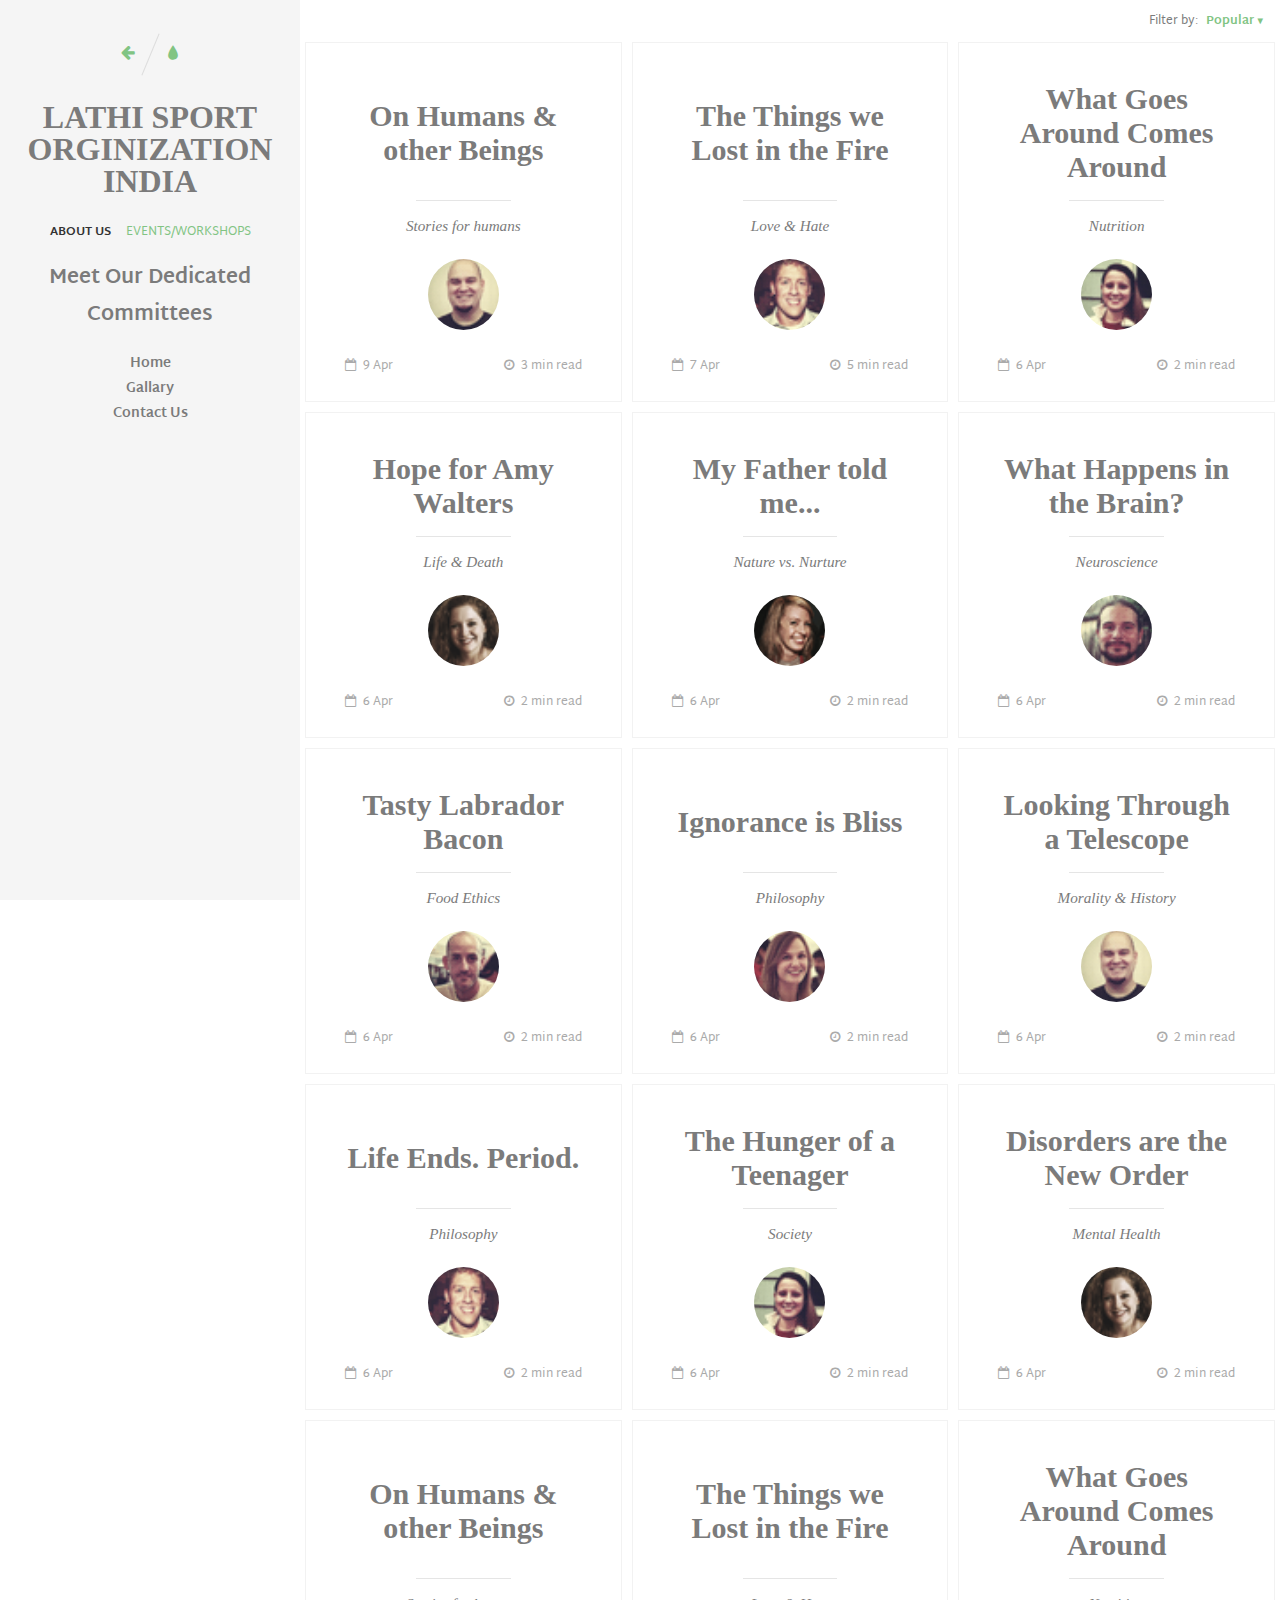
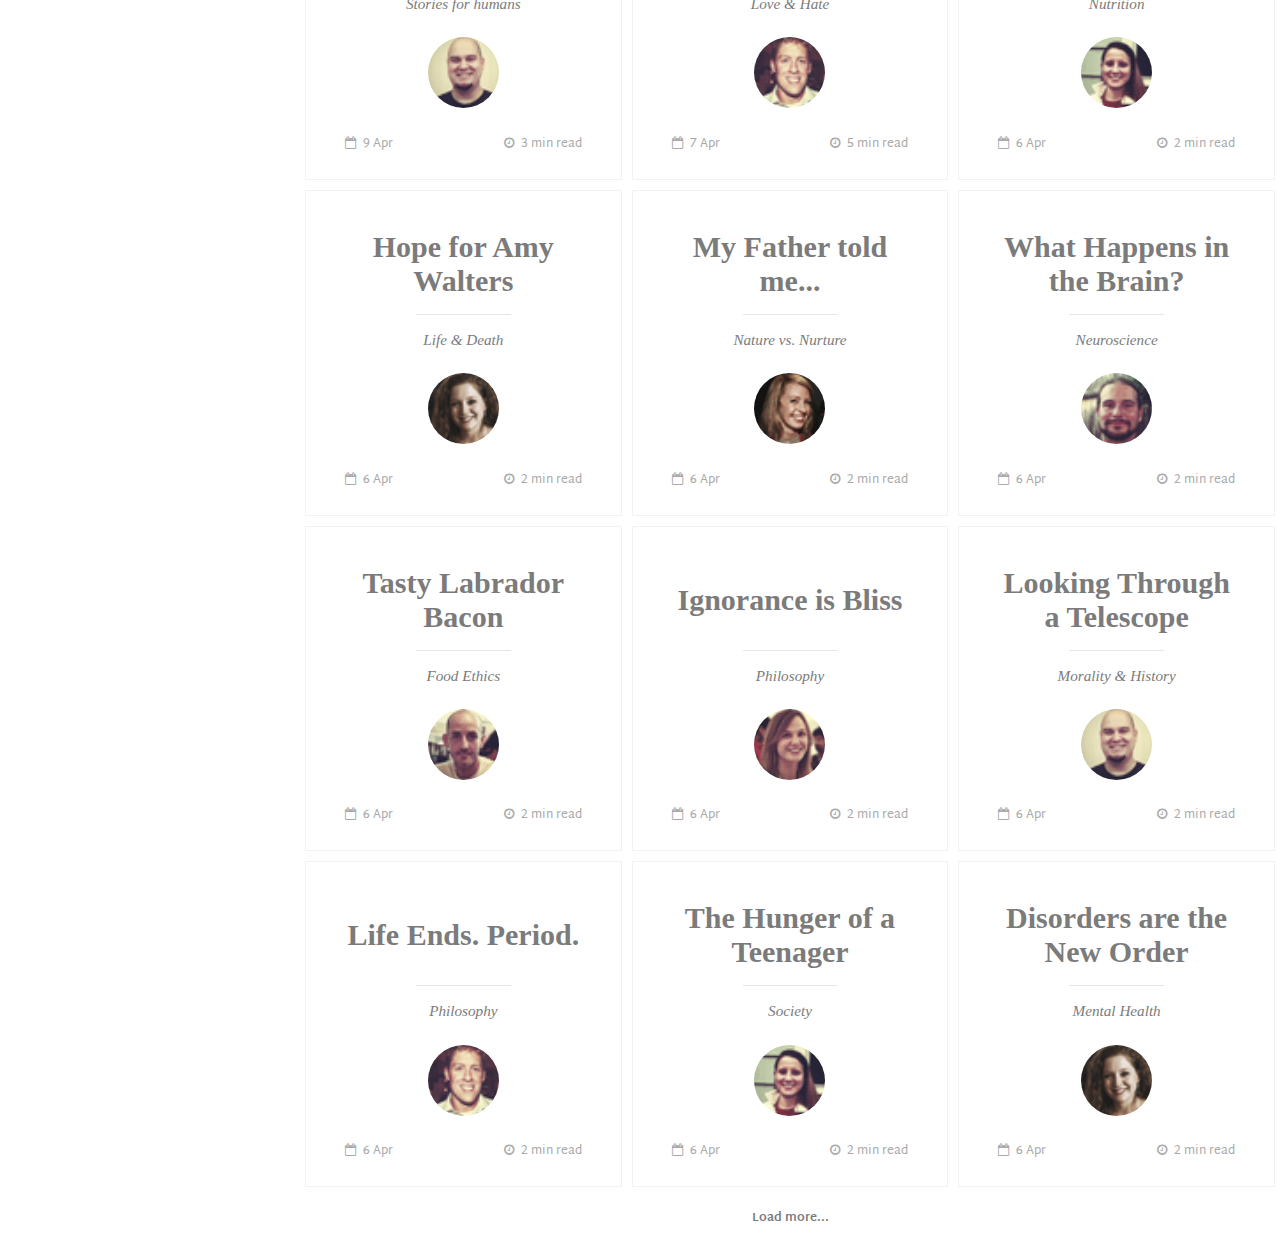
<file: commitee/AnimatedGridLayout-master/index.html>
<!DOCTYPE html>
<html lang="en" class="no-js">
	<head>
		<meta charset="UTF-8" />
		<meta http-equiv="X-UA-Compatible" content="IE=edge">
		<meta name="viewport" content="width=device-width, initial-scale=1">
		<title>Committees</title>
		<meta name="description" content="A responsive, magazine-like website layout with a grid item animation effect when opening the content" />
		<meta name="keywords" content="grid, layout, effect, animated, responsive, magazine, template, web design" />
		<meta name="author" content="Codrops" />
		<link rel="shortcut icon" href="../favicon.ico">
		<link rel="stylesheet" type="text/css" href="css/normalize.css" />
		<link rel="stylesheet" type="text/css" href="fonts/font-awesome-4.3.0/css/font-awesome.min.css" />
		<link rel="stylesheet" type="text/css" href="css/style1.css" />
		<script src="js/modernizr.custom.js"></script>
	</head>
	<body>
		<div class="container">
			<button id="menu-toggle" class="menu-toggle"><span>Menu</span></button>
			<div id="theSidebar" class="sidebar">
				<button class="close-button fa fa-fw fa-close"></button>
				<div class="codrops-links">
					<a class="codrops-icon codrops-icon--prev" href="http://tympanus.net/Tutorials/MotionBlurEffect/" title="Previous Demo"><span>Previous Demo</span></a>
					<a class="codrops-icon codrops-icon--drop" href="http://tympanus.net/codrops/?p=23872" title="Back to the article"><span>Back to the Codrops article</span></a>
				</div>
				<h1><span>LATHI SPORT</span> ORGINIZATION INDIA</h1>
				<nav class="codrops-demos">
					<a class="current-demo" href="index.html">ABOUT US</a>
					<a href="index2.html">EVENTS/WORKSHOPS</a>
				</nav>
				<div class="related">
					<h2>Meet Our Dedicated Committees</h2>
					<a href="http://tympanus.net/Development/BookPreview/"><strong>Home</strong></a>
					<a href="http://tympanus.net/Tutorials/ThumbnailGridExpandingPreview/"><strong>Gallary</strong></a>
					<a href="http://tympanus.net/Development/3DGridEffect/"><strong>Contact Us</strong></a>
				</div>
			</div>
			<div id="theGrid" class="main">
				<section class="grid">
					<header class="top-bar">
						
						<div class="filter">
							<span>Filter by:</span>
							<span class="dropdown">Popular</span>
						</div>
					</header>
					<a class="grid__item" href="#">
						<h2 class="title title--preview">On Humans &amp; other Beings</h2>
						<div class="loader"></div>
						<span class="category">Stories for humans</span>
						<div class="meta meta--preview">
							<img class="meta__avatar" src="img/authors/1.png" alt="author01" /> 
							<span class="meta__date"><i class="fa fa-calendar-o"></i> 9 Apr</span>
							<span class="meta__reading-time"><i class="fa fa-clock-o"></i> 3 min read</span>
						</div>
					</a>
					<a class="grid__item" href="#">
						<h2 class="title title--preview">The Things we Lost in the Fire</h2>
						<div class="loader"></div>
						<span class="category">Love &amp; Hate</span>
						<div class="meta meta--preview">
							<img class="meta__avatar" src="img/authors/2.png" alt="author02" /> 
							<span class="meta__date"><i class="fa fa-calendar-o"></i> 7 Apr</span>
							<span class="meta__reading-time"><i class="fa fa-clock-o"></i> 5 min read</span>
						</div>
					</a>
					<a class="grid__item" href="#">
						<h2 class="title title--preview">What Goes Around Comes Around</h2>
						<div class="loader"></div>
						<span class="category">Nutrition</span>
						<div class="meta meta--preview">
							<img class="meta__avatar" src="img/authors/3.png" alt="author03" /> 
							<span class="meta__date"><i class="fa fa-calendar-o"></i> 6 Apr</span>
							<span class="meta__reading-time"><i class="fa fa-clock-o"></i> 2 min read</span>
						</div>
					</a>
					<a class="grid__item" href="#">
						<h2 class="title title--preview">Hope for Amy Walters</h2>
						<div class="loader"></div>
						<span class="category">Life &amp; Death</span>
						<div class="meta meta--preview">
							<img class="meta__avatar" src="img/authors/4.png" alt="author04" /> 
							<span class="meta__date"><i class="fa fa-calendar-o"></i> 6 Apr</span>
							<span class="meta__reading-time"><i class="fa fa-clock-o"></i> 2 min read</span>
						</div>
					</a>
					<a class="grid__item" href="#">
						<h2 class="title title--preview">My Father told me...</h2>
						<div class="loader"></div>
						<span class="category">Nature vs. Nurture</span>
						<div class="meta meta--preview">
							<img class="meta__avatar" src="img/authors/5.png" alt="author05" /> 
							<span class="meta__date"><i class="fa fa-calendar-o"></i> 6 Apr</span>
							<span class="meta__reading-time"><i class="fa fa-clock-o"></i> 2 min read</span>
						</div>
					</a>
					<a class="grid__item" href="#">
						<h2 class="title title--preview">What Happens in the Brain?</h2>
						<div class="loader"></div>
						<span class="category">Neuroscience</span>
						<div class="meta meta--preview">
							<img class="meta__avatar" src="img/authors/6.png" alt="author06" /> 
							<span class="meta__date"><i class="fa fa-calendar-o"></i> 6 Apr</span>
							<span class="meta__reading-time"><i class="fa fa-clock-o"></i> 2 min read</span>
						</div>
					</a>
					<a class="grid__item" href="#">
						<h2 class="title title--preview">Tasty Labrador Bacon</h2>
						<div class="loader"></div>
						<span class="category">Food Ethics</span>
						<div class="meta meta--preview">
							<img class="meta__avatar" src="img/authors/7.png" alt="author07" /> 
							<span class="meta__date"><i class="fa fa-calendar-o"></i> 6 Apr</span>
							<span class="meta__reading-time"><i class="fa fa-clock-o"></i> 2 min read</span>
						</div>
					</a>
					<a class="grid__item" href="#">
						<h2 class="title title--preview">Ignorance is Bliss</h2>
						<div class="loader"></div>
						<span class="category">Philosophy</span>
						<div class="meta meta--preview">
							<img class="meta__avatar" src="img/authors/8.png" alt="author08" /> 
							<span class="meta__date"><i class="fa fa-calendar-o"></i> 6 Apr</span>
							<span class="meta__reading-time"><i class="fa fa-clock-o"></i> 2 min read</span>
						</div>
					</a>
					<a class="grid__item" href="#">
						<h2 class="title title--preview">Looking Through a Telescope</h2>
						<div class="loader"></div>
						<span class="category">Morality &amp; History</span>
						<div class="meta meta--preview">
							<img class="meta__avatar" src="img/authors/1.png" alt="author01" /> 
							<span class="meta__date"><i class="fa fa-calendar-o"></i> 6 Apr</span>
							<span class="meta__reading-time"><i class="fa fa-clock-o"></i> 2 min read</span>
						</div>
					</a>
					<a class="grid__item" href="#">
						<h2 class="title title--preview">Life Ends. Period.</h2>
						<div class="loader"></div>
						<span class="category">Philosophy</span>
						<div class="meta meta--preview">
							<img class="meta__avatar" src="img/authors/2.png" alt="author02" /> 
							<span class="meta__date"><i class="fa fa-calendar-o"></i> 6 Apr</span>
							<span class="meta__reading-time"><i class="fa fa-clock-o"></i> 2 min read</span>
						</div>
					</a>
					<a class="grid__item" href="#">
						<h2 class="title title--preview">The Hunger of a Teenager</h2>
						<div class="loader"></div>
						<span class="category">Society</span>
						<div class="meta meta--preview">
							<img class="meta__avatar" src="img/authors/3.png" alt="author03" /> 
							<span class="meta__date"><i class="fa fa-calendar-o"></i> 6 Apr</span>
							<span class="meta__reading-time"><i class="fa fa-clock-o"></i> 2 min read</span>
						</div>
					</a>
					<a class="grid__item" href="#">
						<h2 class="title title--preview">Disorders are the New Order</h2>
						<div class="loader"></div>
						<span class="category">Mental Health</span>
						<div class="meta meta--preview">
							<img class="meta__avatar" src="img/authors/4.png" alt="author04" /> 
							<span class="meta__date"><i class="fa fa-calendar-o"></i> 6 Apr</span>
							<span class="meta__reading-time"><i class="fa fa-clock-o"></i> 2 min read</span>
						</div>
					</a>
					<a class="grid__item" href="#">
						<h2 class="title title--preview">On Humans &amp; other Beings</h2>
						<div class="loader"></div>
						<span class="category">Stories for humans</span>
						<div class="meta meta--preview">
							<img class="meta__avatar" src="img/authors/1.png" alt="author01" /> 
							<span class="meta__date"><i class="fa fa-calendar-o"></i> 9 Apr</span>
							<span class="meta__reading-time"><i class="fa fa-clock-o"></i> 3 min read</span>
						</div>
					</a>
					<a class="grid__item" href="#">
						<h2 class="title title--preview">The Things we Lost in the Fire</h2>
						<div class="loader"></div>
						<span class="category">Love &amp; Hate</span>
						<div class="meta meta--preview">
							<img class="meta__avatar" src="img/authors/2.png" alt="author02" /> 
							<span class="meta__date"><i class="fa fa-calendar-o"></i> 7 Apr</span>
							<span class="meta__reading-time"><i class="fa fa-clock-o"></i> 5 min read</span>
						</div>
					</a>
					<a class="grid__item" href="#">
						<h2 class="title title--preview">What Goes Around Comes Around</h2>
						<div class="loader"></div>
						<span class="category">Nutrition</span>
						<div class="meta meta--preview">
							<img class="meta__avatar" src="img/authors/3.png" alt="author03" /> 
							<span class="meta__date"><i class="fa fa-calendar-o"></i> 6 Apr</span>
							<span class="meta__reading-time"><i class="fa fa-clock-o"></i> 2 min read</span>
						</div>
					</a>
					<a class="grid__item" href="#">
						<h2 class="title title--preview">Hope for Amy Walters</h2>
						<div class="loader"></div>
						<span class="category">Life &amp; Death</span>
						<div class="meta meta--preview">
							<img class="meta__avatar" src="img/authors/4.png" alt="author04" /> 
							<span class="meta__date"><i class="fa fa-calendar-o"></i> 6 Apr</span>
							<span class="meta__reading-time"><i class="fa fa-clock-o"></i> 2 min read</span>
						</div>
					</a>
					<a class="grid__item" href="#">
						<h2 class="title title--preview">My Father told me...</h2>
						<div class="loader"></div>
						<span class="category">Nature vs. Nurture</span>
						<div class="meta meta--preview">
							<img class="meta__avatar" src="img/authors/5.png" alt="author05" /> 
							<span class="meta__date"><i class="fa fa-calendar-o"></i> 6 Apr</span>
							<span class="meta__reading-time"><i class="fa fa-clock-o"></i> 2 min read</span>
						</div>
					</a>
					<a class="grid__item" href="#">
						<h2 class="title title--preview">What Happens in the Brain?</h2>
						<div class="loader"></div>
						<span class="category">Neuroscience</span>
						<div class="meta meta--preview">
							<img class="meta__avatar" src="img/authors/6.png" alt="author06" /> 
							<span class="meta__date"><i class="fa fa-calendar-o"></i> 6 Apr</span>
							<span class="meta__reading-time"><i class="fa fa-clock-o"></i> 2 min read</span>
						</div>
					</a>
					<a class="grid__item" href="#">
						<h2 class="title title--preview">Tasty Labrador Bacon</h2>
						<div class="loader"></div>
						<span class="category">Food Ethics</span>
						<div class="meta meta--preview">
							<img class="meta__avatar" src="img/authors/7.png" alt="author07" /> 
							<span class="meta__date"><i class="fa fa-calendar-o"></i> 6 Apr</span>
							<span class="meta__reading-time"><i class="fa fa-clock-o"></i> 2 min read</span>
						</div>
					</a>
					<a class="grid__item" href="#">
						<h2 class="title title--preview">Ignorance is Bliss</h2>
						<div class="loader"></div>
						<span class="category">Philosophy</span>
						<div class="meta meta--preview">
							<img class="meta__avatar" src="img/authors/8.png" alt="author08" /> 
							<span class="meta__date"><i class="fa fa-calendar-o"></i> 6 Apr</span>
							<span class="meta__reading-time"><i class="fa fa-clock-o"></i> 2 min read</span>
						</div>
					</a>
					<a class="grid__item" href="#">
						<h2 class="title title--preview">Looking Through a Telescope</h2>
						<div class="loader"></div>
						<span class="category">Morality &amp; History</span>
						<div class="meta meta--preview">
							<img class="meta__avatar" src="img/authors/1.png" alt="author01" /> 
							<span class="meta__date"><i class="fa fa-calendar-o"></i> 6 Apr</span>
							<span class="meta__reading-time"><i class="fa fa-clock-o"></i> 2 min read</span>
						</div>
					</a>
					<a class="grid__item" href="#">
						<h2 class="title title--preview">Life Ends. Period.</h2>
						<div class="loader"></div>
						<span class="category">Philosophy</span>
						<div class="meta meta--preview">
							<img class="meta__avatar" src="img/authors/2.png" alt="author02" /> 
							<span class="meta__date"><i class="fa fa-calendar-o"></i> 6 Apr</span>
							<span class="meta__reading-time"><i class="fa fa-clock-o"></i> 2 min read</span>
						</div>
					</a>
					<a class="grid__item" href="#">
						<h2 class="title title--preview">The Hunger of a Teenager</h2>
						<div class="loader"></div>
						<span class="category">Society</span>
						<div class="meta meta--preview">
							<img class="meta__avatar" src="img/authors/3.png" alt="author03" /> 
							<span class="meta__date"><i class="fa fa-calendar-o"></i> 6 Apr</span>
							<span class="meta__reading-time"><i class="fa fa-clock-o"></i> 2 min read</span>
						</div>
					</a>
					<a class="grid__item" href="#">
						<h2 class="title title--preview">Disorders are the New Order</h2>
						<div class="loader"></div>
						<span class="category">Mental Health</span>
						<div class="meta meta--preview">
							<img class="meta__avatar" src="img/authors/4.png" alt="author04" /> 
							<span class="meta__date"><i class="fa fa-calendar-o"></i> 6 Apr</span>
							<span class="meta__reading-time"><i class="fa fa-clock-o"></i> 2 min read</span>
						</div>
					</a>
					<footer class="page-meta">
						<span>Load more...</span>
					</footer>
				</section>
				<section class="content">
					<div class="scroll-wrap">
						<article class="content__item">
							<span class="category category--full">Stories for humans</span>
							<h2 class="title title--full">On Humans &amp; other Beings</h2>
							<div class="meta meta--full">
								<img class="meta__avatar" src="img/authors/1.png" alt="author01" />
								<span class="meta__author">Matthew Walters</span>
								<span class="meta__date"><i class="fa fa-calendar-o"></i> 9 Apr</span>
								<span class="meta__reading-time"><i class="fa fa-clock-o"></i> 3 min read</span>
							</div>
							<p>I am fully aware of the shortcomings in these essays. I shall not touch upon those which are characteristic of first efforts at investigation. The others, however, demand a word of explanation.</p>
							<p>The four essays which are here collected will be of interest to a wide circle of educated people, but they can only be thoroughly understood and judged by those who are really acquainted with psychoanalysis as such. It is hoped that they may serve as a bond between students of ethnology, philology, folklore and of the allied sciences, and psychoanalysts; they cannot, however, supply both groups the entire requisites for such co-operation. They will not furnish the former with sufficient insight into the new psychological technique, nor will the psychoanalysts acquire through them an adequate command over the material to be elaborated. Both groups will have to content themselves with whatever attention they can stimulate here and there and with the hope that frequent meetings between them will not remain unproductive for science.</p>
							<p>The two principal themes, totem and taboo, which give the name to this small book are not treated alike here. The problem of taboo is presented more exhaustively, and the effort to solve it is approached with perfect confidence. The investigation of totemism may be modestly expressed as: “This is all that psychoanalytic study can contribute at present to the elucidation of the problem of totemism.” This difference in the treatment of the two subjects is due to the fact that taboo still exists in our midst. To be sure, it is negatively conceived and directed to different contents, but according to its psychological nature, it is still nothing else than Kant’s ‘Categorical Imperative’, which tends to act compulsively and rejects all conscious motivations. On the other hand, totemism is a religio-social institution which is alien to our present feelings; it has long been abandoned and replaced by new forms. In the religions, morals, and customs of the civilized races of to-day it has left only slight traces, and even among those races where it is still retained, it has had to undergo great changes. The social and material progress of the history of mankind could obviously change taboo much less than totemism.</p>
							<p>If I judge my readers’ impressions correctly, I dare say that after hearing all that was said about taboo they are far from knowing what to understand by it and where to store it in their minds. This is surely due to the insufficient information I have given and to the omission of all discussions concerning the relation of taboo to superstition, to belief in the soul, and to religion. On the other hand I fear that a more detailed description of what is known about taboo would be still more confusing; I can therefore assure the reader that the state of affairs is really far from clear. We may say, however, that we deal with a series of restrictions which these primitive races impose upon themselves; this and that is forbidden without any apparent reason; nor does it occur to them to question this matter, for they subject themselves to these restrictions as a matter of course and are convinced that any transgression will be punished automatically in the most severe manner. There are reliable reports that innocent transgressions of such prohibitions have actually been punished automatically. For instance, the innocent offender who had eaten from a forbidden animal became deeply depressed, expected his death and then actually died. The prohibitions mostly concern matters which are capable of enjoyment such as freedom of movement and unrestrained intercourse; in some cases they appear very ingenious, evidently representing abstinences and renunciations; in other cases their content is quite incomprehensible, they seem to concern themselves with trifles and give the impression of ceremonials. Something like a theory seems to underlie all these prohibitions, it seems as if these prohibitions are necessary because some persons and objects possess a dangerous power which is transmitted by contact with the object so charged, almost like a contagion. The quantity of this dangerous property is also taken into consideration. Some persons or things have more of it than others and the danger is precisely in accordance with the charge. The most peculiar part of it is that any one who has violated such a prohibition assumes the nature of the forbidden object as if he had absorbed the whole dangerous charge. This power is inherent in all persons who are more or less prominent, such as kings, priests and the newly born, in all exceptional physical states such as menstruation, puberty and birth, in everything sinister like illness and death and in everything connected with these conditions by virtue of contagion or dissemination.</p>
							<p>First of all it must be said that it is useless to question savages as to the real motivation of their prohibitions or as to the genesis of taboo. According to our assumption they must be incapable of telling us anything about it since this motivation is ‘unconscious’ to them. But following the model of the compulsive prohibition we shall construct the history of taboo as follows: Taboos are very ancient prohibitions which at one time were forced upon a generation of primitive people from without, that is, they probably were forcibly impressed upon them by an earlier generation. These prohibitions concerned actions for which there existed a strong desire. The prohibitions maintained themselves from generation to generation, perhaps only as the result of a tradition set up by paternal and social authority. But in later generations they have perhaps already become ‘organized’ as a piece of inherited psychic property. Whether there are such ‘innate ideas’ or whether these have brought about the fixation of the taboo by themselves or by co-operating with education no one could decide in the particular case in question. The persistence of taboo teaches, however, one thing, namely, that the original pleasure to do the forbidden still continues among taboo races. They therefore assume an _ambivalent attitude_ toward their taboo prohibitions; in their unconscious they would like nothing better than to transgress them but they are also afraid to do it; they are afraid just because they would like to transgress, and the fear is stronger than the pleasure. But in every individual of the race the desire for it is unconscious, just as in the neurotic.</p> <p>It seems like an obvious contradiction that persons of such perfection of power should themselves require the greatest care to guard them against threatening dangers, but this is not the only contradiction revealed in the treatment of royal persons on the part of savages. These races consider it necessary to watch over their kings to see that they use their powers in the right way; they are by no means sure of their good intentions or of their conscientiousness. A strain of mistrust is mingled with the motivation of the taboo rules for the king. “The idea that early kingdoms are despotisms”, says Frazer[59], “in which the people exist only for the sovereign, is wholly inapplicable to the monarchies we are considering. On the contrary, the sovereign in them exists only for his subjects: his life is only valuable so long as he discharges the duties of his position by ordering the course of nature for his people’s benefit. So soon as he fails to do so, the care, the devotion, the religious homage which they had hitherto lavished on him cease and are changed into hatred and contempt; he is ignominiously dismissed and may be thankful if he escapes with his life. Worshipped as a god one day, he is killed as a criminal the next. But in this changed behaviour of the people there is nothing capricious or inconsistent. On the contrary, their conduct is quite consistent. If their king is their god he is or should be, also their preserver; and if he will not preserve them he must make room for another who will. So long, however, as he answers their expectations, there is no limit to the care which they take of him, and which they compel him to take of himself. A king of this sort lives hedged in by ceremonious etiquette, a network of prohibitions and observances, of which the intention is not to contribute to his dignity, much less to his comfort, but to restrain him from conduct which, by disturbing the harmony of nature, might involve himself, his people, and the universe in one common catastrophe. Far from adding to his comfort, these observances, by trammelling his every act, annihilate his freedom and often render the very life, which it is their object to preserve, a burden and sorrow to him.”</p>
							<p>Excerpts from <a href="http://www.gutenberg.org/ebooks/41214">Totem and Taboo</a> by Sigmund Freud.</p>
						</article>
						<article class="content__item">
							<span class="category category--full">Love &amp; Hate</span>
							<h2 class="title title--full">The Things we Lost in the Fire</h2>
							<div class="meta meta--full">
								<img class="meta__avatar" src="img/authors/2.png" alt="author02" />
								<span class="meta__author">Christian Belverde</span>
								<span class="meta__date"><i class="fa fa-calendar-o"></i> 7 Apr</span>
								<span class="meta__reading-time"><i class="fa fa-clock-o"></i> 5 min read</span>
							</div>
							<p>Faulty psychic actions, dreams and wit are products of the unconscious mental activity, and like neurotic or psychotic manifestations represent efforts at adjustment to one’s environment. </p>
							<p>The slip of the tongue shows that on account of unconscious inhibitions the individual concerned is unable to express his true thoughts; the dream is a distorted or plain expression of those wishes which are prohibited in the waking states, and the witticism, owing to its veiled or indirect way of expression, enables the individual to obtain pleasure from forbidden sources. But whereas dreams, witticisms, and faulty actions give evidences of inner conflicts which the individual overcomes, the neurotic or psychotic symptom is the result of a failure and represents a morbid adjustment.</p>
							<p>The aforementioned psychic formations are therefore nothing but manifestations of the struggle with reality, the constant effort to adjust one’s primitive feelings to the demands of civilization. In spite of all later development the individual retains all his infantile psychic structures. Nothing is lost; the infantile wishes and primitive impulses can always be demonstrated in the grown-up and on occasion can be brought back to the surface. In his dreams the normal person is constantly reviving his childhood, and the neurotic or psychotic individual merges back into a sort of psychic infantilism through his morbid productions. The unconscious mental activity which is made up of repressed infantile material for ever tries to express itself. Whenever the individual finds it impossible to dominate the difficulties of the world of reality there is a regression to the infantile, and psychic disturbances ensue which are conceived as peculiar thoughts and acts. Thus the civilized adult is the result of his childhood or the sum total of his early impressions; psychoanalysis thus confirms the old saying: The child is father to the man.</p>
							<p>It is at this point in the development of psychoanalysis that the paths gradually broadened until they finally culminated in this work. There were many indications that the childhood of the individual showed a marked resemblance to the primitive history or the childhood of races. The knowledge gained from dream analysis and phantasies[7], when applied to the productions of racial phantasies, like myths and fairy tales, seemed to indicate that the first impulse to form myths was due to the same emotional strivings which produced dreams, fancies and symptoms[8]. Further study in this direction has thrown much light on our great cultural institutions, such as religion, morality, law and philosophy, all of which Professor Freud has modestly formulated in this volume and thus initiated a new epoch in the study of racial psychology.</p>
							<p>If I judge my readers’ impressions correctly, I dare say that after hearing all that was said about taboo they are far from knowing what to understand by it and where to store it in their minds. This is surely due to the insufficient information I have given and to the omission of all discussions concerning the relation of taboo to superstition, to belief in the soul, and to religion. On the other hand I fear that a more detailed description of what is known about taboo would be still more confusing; I can therefore assure the reader that the state of affairs is really far from clear. We may say, however, that we deal with a series of restrictions which these primitive races impose upon themselves; this and that is forbidden without any apparent reason; nor does it occur to them to question this matter, for they subject themselves to these restrictions as a matter of course and are convinced that any transgression will be punished automatically in the most severe manner. There are reliable reports that innocent transgressions of such prohibitions have actually been punished automatically. For instance, the innocent offender who had eaten from a forbidden animal became deeply depressed, expected his death and then actually died. The prohibitions mostly concern matters which are capable of enjoyment such as freedom of movement and unrestrained intercourse; in some cases they appear very ingenious, evidently representing abstinences and renunciations; in other cases their content is quite incomprehensible, they seem to concern themselves with trifles and give the impression of ceremonials. Something like a theory seems to underlie all these prohibitions, it seems as if these prohibitions are necessary because some persons and objects possess a dangerous power which is transmitted by contact with the object so charged, almost like a contagion. The quantity of this dangerous property is also taken into consideration. Some persons or things have more of it than others and the danger is precisely in accordance with the charge. The most peculiar part of it is that any one who has violated such a prohibition assumes the nature of the forbidden object as if he had absorbed the whole dangerous charge. This power is inherent in all persons who are more or less prominent, such as kings, priests and the newly born, in all exceptional physical states such as menstruation, puberty and birth, in everything sinister like illness and death and in everything connected with these conditions by virtue of contagion or dissemination.</p>
							<p>First of all it must be said that it is useless to question savages as to the real motivation of their prohibitions or as to the genesis of taboo. According to our assumption they must be incapable of telling us anything about it since this motivation is ‘unconscious’ to them. But following the model of the compulsive prohibition we shall construct the history of taboo as follows: Taboos are very ancient prohibitions which at one time were forced upon a generation of primitive people from without, that is, they probably were forcibly impressed upon them by an earlier generation. These prohibitions concerned actions for which there existed a strong desire. The prohibitions maintained themselves from generation to generation, perhaps only as the result of a tradition set up by paternal and social authority. But in later generations they have perhaps already become ‘organized’ as a piece of inherited psychic property. Whether there are such ‘innate ideas’ or whether these have brought about the fixation of the taboo by themselves or by co-operating with education no one could decide in the particular case in question. The persistence of taboo teaches, however, one thing, namely, that the original pleasure to do the forbidden still continues among taboo races. They therefore assume an _ambivalent attitude_ toward their taboo prohibitions; in their unconscious they would like nothing better than to transgress them but they are also afraid to do it; they are afraid just because they would like to transgress, and the fear is stronger than the pleasure. But in every individual of the race the desire for it is unconscious, just as in the neurotic.</p> <p>It seems like an obvious contradiction that persons of such perfection of power should themselves require the greatest care to guard them against threatening dangers, but this is not the only contradiction revealed in the treatment of royal persons on the part of savages. These races consider it necessary to watch over their kings to see that they use their powers in the right way; they are by no means sure of their good intentions or of their conscientiousness. A strain of mistrust is mingled with the motivation of the taboo rules for the king. “The idea that early kingdoms are despotisms”, says Frazer[59], “in which the people exist only for the sovereign, is wholly inapplicable to the monarchies we are considering. On the contrary, the sovereign in them exists only for his subjects: his life is only valuable so long as he discharges the duties of his position by ordering the course of nature for his people’s benefit. So soon as he fails to do so, the care, the devotion, the religious homage which they had hitherto lavished on him cease and are changed into hatred and contempt; he is ignominiously dismissed and may be thankful if he escapes with his life. Worshipped as a god one day, he is killed as a criminal the next. But in this changed behaviour of the people there is nothing capricious or inconsistent. On the contrary, their conduct is quite consistent. If their king is their god he is or should be, also their preserver; and if he will not preserve them he must make room for another who will. So long, however, as he answers their expectations, there is no limit to the care which they take of him, and which they compel him to take of himself. A king of this sort lives hedged in by ceremonious etiquette, a network of prohibitions and observances, of which the intention is not to contribute to his dignity, much less to his comfort, but to restrain him from conduct which, by disturbing the harmony of nature, might involve himself, his people, and the universe in one common catastrophe. Far from adding to his comfort, these observances, by trammelling his every act, annihilate his freedom and often render the very life, which it is their object to preserve, a burden and sorrow to him.”</p>
							<p>Excerpts from <a href="http://www.gutenberg.org/ebooks/41214">Totem and Taboo</a> by Sigmund Freud.</p>
						</article>
						<article class="content__item">
							<span class="category category--full">Nutrition</span>
							<h2 class="title title--full">What Goes Around Comes Around</h2>
							<div class="meta meta--full">
								<img class="meta__avatar" src="img/authors/3.png" alt="author03" />
								<span class="meta__author">Carol Freeman</span>
								<span class="meta__date"><i class="fa fa-calendar-o"></i> 6 Apr</span>
								<span class="meta__reading-time"><i class="fa fa-clock-o"></i> 2 min read</span>
							</div>
							<p>Primitive man is known to us by the stages of development through which he has passed: that is, through the inanimate monuments and implements which he has left behind for us, through our knowledge of his art, his religion and his attitude towards life, which we have received either directly or through the medium of legends, myths and fairy tales; and through the remnants of his ways of thinking that survive in our own manners and customs. </p>
							<p>Moreover, in a certain sense he is still our contemporary: there are people whom we still consider more closely related to primitive man than to ourselves, in whom we therefore recognize the direct descendants and representatives of earlier man. We can thus judge the so-called savage and semi-savage races; their psychic life assumes a peculiar interest for us, for we can recognize in their psychic life a well-preserved, early stage of our own development.
							</p>
							<p>The aborigines of Australia are looked upon as a peculiar race which shows neither physical nor linguistic relationship with its nearest neighbours, the Melanesian, Polynesian and Malayan races. They do not build houses or permanent huts; they do not cultivate the soil or keep any domestic animals except dogs; and they do not even know the art of pottery. They live exclusively on the flesh of all sorts of animals which they kill in the chase, and on the roots which they dig. Kings or chieftains are unknown among them, and all communal affairs are decided by the elders in assembly. It is quite doubtful whether they evince any traces of religion in the form of worship of higher beings. The tribes living in the interior who have to contend with the greatest vicissitudes of life owing to a scarcity of water, seem in every way more primitive than those who live near the coast.</p>
							<p>If I judge my readers’ impressions correctly, I dare say that after hearing all that was said about taboo they are far from knowing what to understand by it and where to store it in their minds. This is surely due to the insufficient information I have given and to the omission of all discussions concerning the relation of taboo to superstition, to belief in the soul, and to religion. On the other hand I fear that a more detailed description of what is known about taboo would be still more confusing; I can therefore assure the reader that the state of affairs is really far from clear. We may say, however, that we deal with a series of restrictions which these primitive races impose upon themselves; this and that is forbidden without any apparent reason; nor does it occur to them to question this matter, for they subject themselves to these restrictions as a matter of course and are convinced that any transgression will be punished automatically in the most severe manner. There are reliable reports that innocent transgressions of such prohibitions have actually been punished automatically. For instance, the innocent offender who had eaten from a forbidden animal became deeply depressed, expected his death and then actually died. The prohibitions mostly concern matters which are capable of enjoyment such as freedom of movement and unrestrained intercourse; in some cases they appear very ingenious, evidently representing abstinences and renunciations; in other cases their content is quite incomprehensible, they seem to concern themselves with trifles and give the impression of ceremonials. Something like a theory seems to underlie all these prohibitions, it seems as if these prohibitions are necessary because some persons and objects possess a dangerous power which is transmitted by contact with the object so charged, almost like a contagion. The quantity of this dangerous property is also taken into consideration. Some persons or things have more of it than others and the danger is precisely in accordance with the charge. The most peculiar part of it is that any one who has violated such a prohibition assumes the nature of the forbidden object as if he had absorbed the whole dangerous charge. This power is inherent in all persons who are more or less prominent, such as kings, priests and the newly born, in all exceptional physical states such as menstruation, puberty and birth, in everything sinister like illness and death and in everything connected with these conditions by virtue of contagion or dissemination.</p>
							<p>First of all it must be said that it is useless to question savages as to the real motivation of their prohibitions or as to the genesis of taboo. According to our assumption they must be incapable of telling us anything about it since this motivation is ‘unconscious’ to them. But following the model of the compulsive prohibition we shall construct the history of taboo as follows: Taboos are very ancient prohibitions which at one time were forced upon a generation of primitive people from without, that is, they probably were forcibly impressed upon them by an earlier generation. These prohibitions concerned actions for which there existed a strong desire. The prohibitions maintained themselves from generation to generation, perhaps only as the result of a tradition set up by paternal and social authority. But in later generations they have perhaps already become ‘organized’ as a piece of inherited psychic property. Whether there are such ‘innate ideas’ or whether these have brought about the fixation of the taboo by themselves or by co-operating with education no one could decide in the particular case in question. The persistence of taboo teaches, however, one thing, namely, that the original pleasure to do the forbidden still continues among taboo races. They therefore assume an _ambivalent attitude_ toward their taboo prohibitions; in their unconscious they would like nothing better than to transgress them but they are also afraid to do it; they are afraid just because they would like to transgress, and the fear is stronger than the pleasure. But in every individual of the race the desire for it is unconscious, just as in the neurotic.</p> <p>It seems like an obvious contradiction that persons of such perfection of power should themselves require the greatest care to guard them against threatening dangers, but this is not the only contradiction revealed in the treatment of royal persons on the part of savages. These races consider it necessary to watch over their kings to see that they use their powers in the right way; they are by no means sure of their good intentions or of their conscientiousness. A strain of mistrust is mingled with the motivation of the taboo rules for the king. “The idea that early kingdoms are despotisms”, says Frazer[59], “in which the people exist only for the sovereign, is wholly inapplicable to the monarchies we are considering. On the contrary, the sovereign in them exists only for his subjects: his life is only valuable so long as he discharges the duties of his position by ordering the course of nature for his people’s benefit. So soon as he fails to do so, the care, the devotion, the religious homage which they had hitherto lavished on him cease and are changed into hatred and contempt; he is ignominiously dismissed and may be thankful if he escapes with his life. Worshipped as a god one day, he is killed as a criminal the next. But in this changed behaviour of the people there is nothing capricious or inconsistent. On the contrary, their conduct is quite consistent. If their king is their god he is or should be, also their preserver; and if he will not preserve them he must make room for another who will. So long, however, as he answers their expectations, there is no limit to the care which they take of him, and which they compel him to take of himself. A king of this sort lives hedged in by ceremonious etiquette, a network of prohibitions and observances, of which the intention is not to contribute to his dignity, much less to his comfort, but to restrain him from conduct which, by disturbing the harmony of nature, might involve himself, his people, and the universe in one common catastrophe. Far from adding to his comfort, these observances, by trammelling his every act, annihilate his freedom and often render the very life, which it is their object to preserve, a burden and sorrow to him.”</p>
							<p>Excerpts from <a href="http://www.gutenberg.org/ebooks/41214">Totem and Taboo</a> by Sigmund Freud.</p>
						</article>
						<article class="content__item">
							<span class="category category--full">Life &amp; Death</span>
							<h2 class="title title--full">Hope for Amy Walters</h2>
							<div class="meta meta--full">
								<img class="meta__avatar" src="img/authors/4.png" alt="author04" />
								<span class="meta__author">Sandra Paulson</span>
								<span class="meta__date"><i class="fa fa-calendar-o"></i> 6 Apr</span>
								<span class="meta__reading-time"><i class="fa fa-clock-o"></i> 2 min read</span>
							</div>
							<p>In contrast to this, our discussion readily shows that the double meaning in question belonged to the word taboo from the very beginning and that it serves to designate a definite ambivalence as well as everything which has come into existence on the basis of this ambivalence. </p>
							<p>Taboo is itself an ambivalent word and by way of supplement we may add that the established meaning of this word might of itself have allowed us to guess what we have found as the result of extensive investigation, namely, that the taboo prohibition is to be explained as the result of an emotional ambivalence. A study of the oldest languages has taught us that at one time there were many such words which included their own contrasts so that they were in a certain sense ambivalent, though perhaps not exactly in the same sense as the word taboo[88]. Slight vocal modifications of this primitive word containing two opposite meanings later served to create a separate linguistic expression for the two opposites originally united in one word.</p>
							<p>The word taboo has had a different fate; with the diminished importance of the ambivalence which it connotes it has itself disappeared, or rather, the words analogous to it have vanished from the vocabulary. In a later connection I hope to be able to show that a tangible historic change is probably concealed behind the fate of this conception; that the word at first was associated with definite human relations which were characterized by great emotional ambivalence from which it expanded to other analogous relations.</p>
							<p>Unless we are mistaken, the understanding of taboo also throws light upon the nature and origin of _conscience_. Without stretching ideas we can speak of a taboo conscience and a taboo sense of guilt after the violation of a taboo. Taboo conscience is probably the oldest form in which we meet the phenomenon of conscience.</p>
							<p>If I judge my readers’ impressions correctly, I dare say that after hearing all that was said about taboo they are far from knowing what to understand by it and where to store it in their minds. This is surely due to the insufficient information I have given and to the omission of all discussions concerning the relation of taboo to superstition, to belief in the soul, and to religion. On the other hand I fear that a more detailed description of what is known about taboo would be still more confusing; I can therefore assure the reader that the state of affairs is really far from clear. We may say, however, that we deal with a series of restrictions which these primitive races impose upon themselves; this and that is forbidden without any apparent reason; nor does it occur to them to question this matter, for they subject themselves to these restrictions as a matter of course and are convinced that any transgression will be punished automatically in the most severe manner. There are reliable reports that innocent transgressions of such prohibitions have actually been punished automatically. For instance, the innocent offender who had eaten from a forbidden animal became deeply depressed, expected his death and then actually died. The prohibitions mostly concern matters which are capable of enjoyment such as freedom of movement and unrestrained intercourse; in some cases they appear very ingenious, evidently representing abstinences and renunciations; in other cases their content is quite incomprehensible, they seem to concern themselves with trifles and give the impression of ceremonials. Something like a theory seems to underlie all these prohibitions, it seems as if these prohibitions are necessary because some persons and objects possess a dangerous power which is transmitted by contact with the object so charged, almost like a contagion. The quantity of this dangerous property is also taken into consideration. Some persons or things have more of it than others and the danger is precisely in accordance with the charge. The most peculiar part of it is that any one who has violated such a prohibition assumes the nature of the forbidden object as if he had absorbed the whole dangerous charge. This power is inherent in all persons who are more or less prominent, such as kings, priests and the newly born, in all exceptional physical states such as menstruation, puberty and birth, in everything sinister like illness and death and in everything connected with these conditions by virtue of contagion or dissemination.</p>
							<p>First of all it must be said that it is useless to question savages as to the real motivation of their prohibitions or as to the genesis of taboo. According to our assumption they must be incapable of telling us anything about it since this motivation is ‘unconscious’ to them. But following the model of the compulsive prohibition we shall construct the history of taboo as follows: Taboos are very ancient prohibitions which at one time were forced upon a generation of primitive people from without, that is, they probably were forcibly impressed upon them by an earlier generation. These prohibitions concerned actions for which there existed a strong desire. The prohibitions maintained themselves from generation to generation, perhaps only as the result of a tradition set up by paternal and social authority. But in later generations they have perhaps already become ‘organized’ as a piece of inherited psychic property. Whether there are such ‘innate ideas’ or whether these have brought about the fixation of the taboo by themselves or by co-operating with education no one could decide in the particular case in question. The persistence of taboo teaches, however, one thing, namely, that the original pleasure to do the forbidden still continues among taboo races. They therefore assume an _ambivalent attitude_ toward their taboo prohibitions; in their unconscious they would like nothing better than to transgress them but they are also afraid to do it; they are afraid just because they would like to transgress, and the fear is stronger than the pleasure. But in every individual of the race the desire for it is unconscious, just as in the neurotic.</p> <p>It seems like an obvious contradiction that persons of such perfection of power should themselves require the greatest care to guard them against threatening dangers, but this is not the only contradiction revealed in the treatment of royal persons on the part of savages. These races consider it necessary to watch over their kings to see that they use their powers in the right way; they are by no means sure of their good intentions or of their conscientiousness. A strain of mistrust is mingled with the motivation of the taboo rules for the king. “The idea that early kingdoms are despotisms”, says Frazer[59], “in which the people exist only for the sovereign, is wholly inapplicable to the monarchies we are considering. On the contrary, the sovereign in them exists only for his subjects: his life is only valuable so long as he discharges the duties of his position by ordering the course of nature for his people’s benefit. So soon as he fails to do so, the care, the devotion, the religious homage which they had hitherto lavished on him cease and are changed into hatred and contempt; he is ignominiously dismissed and may be thankful if he escapes with his life. Worshipped as a god one day, he is killed as a criminal the next. But in this changed behaviour of the people there is nothing capricious or inconsistent. On the contrary, their conduct is quite consistent. If their king is their god he is or should be, also their preserver; and if he will not preserve them he must make room for another who will. So long, however, as he answers their expectations, there is no limit to the care which they take of him, and which they compel him to take of himself. A king of this sort lives hedged in by ceremonious etiquette, a network of prohibitions and observances, of which the intention is not to contribute to his dignity, much less to his comfort, but to restrain him from conduct which, by disturbing the harmony of nature, might involve himself, his people, and the universe in one common catastrophe. Far from adding to his comfort, these observances, by trammelling his every act, annihilate his freedom and often render the very life, which it is their object to preserve, a burden and sorrow to him.”</p>
							<p>Excerpts from <a href="http://www.gutenberg.org/ebooks/41214">Totem and Taboo</a> by Sigmund Freud.</p>
						</article>
						<article class="content__item">
							<span class="category category--full">Nature vs. Nurture</span>
							<h2 class="title title--full">My Father told me...</h2>
							<div class="meta meta--full">
								<img class="meta__avatar" src="img/authors/5.png" alt="author05" />
								<span class="meta__author">Leila Nastafi</span>
								<span class="meta__date"><i class="fa fa-calendar-o"></i> 6 Apr</span>
								<span class="meta__reading-time"><i class="fa fa-clock-o"></i> 2 min read</span>
							</div>
							<p>Conscience is the inner perception of objections to definite wish impulses that exist in us; but the emphasis is put upon the fact that this rejection does not have to depend on anything else, that it is sure of itself. </p>
							<p>This becomes even plainer in the case of a guilty conscience, where we become aware of the inner condemnation of such acts which realized some of our definite wish impulses. Confirmation seems superfluous here; whoever has a conscience must feel in himself the justification of the condemnation, and the reproach for the accomplished action. But this same character is evinced by the attitude of savages towards taboo. Taboo is a command of conscience, the violation of which causes a terrible sense of guilt which is as self-evident as its origin is unknown[89].</p>
							<p>It is therefore probable that conscience also originates on the basis of an ambivalent feeling from quite definite human relations which contain this ambivalence.</p>
							<p>It probably originates under conditions which are in force both for taboo and the compulsion neurosis, that is, one component of the two contrasting feelings is unconscious and is kept repressed by the compulsive domination of the other component. This is confirmed by many things which we have learned from our analysis of neurosis. In the first place the character of compulsion neurotics shows a predominant trait of painful conscientiousness which is a symptom of reaction against the temptation which lurks in the unconscious, and which develops into the highest degrees of guilty conscience as their illness grows worse. Indeed, one may venture the assertion that if the origin of guilty conscience could not be discovered through compulsion neurotic patients, there would be no prospect of ever discovering it. This task is successfully solved in the case of the individual neurotic, and we are confident of finding a similar solution in the case of races. </p>
							<p>If I judge my readers’ impressions correctly, I dare say that after hearing all that was said about taboo they are far from knowing what to understand by it and where to store it in their minds. This is surely due to the insufficient information I have given and to the omission of all discussions concerning the relation of taboo to superstition, to belief in the soul, and to religion. On the other hand I fear that a more detailed description of what is known about taboo would be still more confusing; I can therefore assure the reader that the state of affairs is really far from clear. We may say, however, that we deal with a series of restrictions which these primitive races impose upon themselves; this and that is forbidden without any apparent reason; nor does it occur to them to question this matter, for they subject themselves to these restrictions as a matter of course and are convinced that any transgression will be punished automatically in the most severe manner. There are reliable reports that innocent transgressions of such prohibitions have actually been punished automatically. For instance, the innocent offender who had eaten from a forbidden animal became deeply depressed, expected his death and then actually died. The prohibitions mostly concern matters which are capable of enjoyment such as freedom of movement and unrestrained intercourse; in some cases they appear very ingenious, evidently representing abstinences and renunciations; in other cases their content is quite incomprehensible, they seem to concern themselves with trifles and give the impression of ceremonials. Something like a theory seems to underlie all these prohibitions, it seems as if these prohibitions are necessary because some persons and objects possess a dangerous power which is transmitted by contact with the object so charged, almost like a contagion. The quantity of this dangerous property is also taken into consideration. Some persons or things have more of it than others and the danger is precisely in accordance with the charge. The most peculiar part of it is that any one who has violated such a prohibition assumes the nature of the forbidden object as if he had absorbed the whole dangerous charge. This power is inherent in all persons who are more or less prominent, such as kings, priests and the newly born, in all exceptional physical states such as menstruation, puberty and birth, in everything sinister like illness and death and in everything connected with these conditions by virtue of contagion or dissemination.</p>
							<p>First of all it must be said that it is useless to question savages as to the real motivation of their prohibitions or as to the genesis of taboo. According to our assumption they must be incapable of telling us anything about it since this motivation is ‘unconscious’ to them. But following the model of the compulsive prohibition we shall construct the history of taboo as follows: Taboos are very ancient prohibitions which at one time were forced upon a generation of primitive people from without, that is, they probably were forcibly impressed upon them by an earlier generation. These prohibitions concerned actions for which there existed a strong desire. The prohibitions maintained themselves from generation to generation, perhaps only as the result of a tradition set up by paternal and social authority. But in later generations they have perhaps already become ‘organized’ as a piece of inherited psychic property. Whether there are such ‘innate ideas’ or whether these have brought about the fixation of the taboo by themselves or by co-operating with education no one could decide in the particular case in question. The persistence of taboo teaches, however, one thing, namely, that the original pleasure to do the forbidden still continues among taboo races. They therefore assume an _ambivalent attitude_ toward their taboo prohibitions; in their unconscious they would like nothing better than to transgress them but they are also afraid to do it; they are afraid just because they would like to transgress, and the fear is stronger than the pleasure. But in every individual of the race the desire for it is unconscious, just as in the neurotic.</p> <p>It seems like an obvious contradiction that persons of such perfection of power should themselves require the greatest care to guard them against threatening dangers, but this is not the only contradiction revealed in the treatment of royal persons on the part of savages. These races consider it necessary to watch over their kings to see that they use their powers in the right way; they are by no means sure of their good intentions or of their conscientiousness. A strain of mistrust is mingled with the motivation of the taboo rules for the king. “The idea that early kingdoms are despotisms”, says Frazer[59], “in which the people exist only for the sovereign, is wholly inapplicable to the monarchies we are considering. On the contrary, the sovereign in them exists only for his subjects: his life is only valuable so long as he discharges the duties of his position by ordering the course of nature for his people’s benefit. So soon as he fails to do so, the care, the devotion, the religious homage which they had hitherto lavished on him cease and are changed into hatred and contempt; he is ignominiously dismissed and may be thankful if he escapes with his life. Worshipped as a god one day, he is killed as a criminal the next. But in this changed behaviour of the people there is nothing capricious or inconsistent. On the contrary, their conduct is quite consistent. If their king is their god he is or should be, also their preserver; and if he will not preserve them he must make room for another who will. So long, however, as he answers their expectations, there is no limit to the care which they take of him, and which they compel him to take of himself. A king of this sort lives hedged in by ceremonious etiquette, a network of prohibitions and observances, of which the intention is not to contribute to his dignity, much less to his comfort, but to restrain him from conduct which, by disturbing the harmony of nature, might involve himself, his people, and the universe in one common catastrophe. Far from adding to his comfort, these observances, by trammelling his every act, annihilate his freedom and often render the very life, which it is their object to preserve, a burden and sorrow to him.”</p>
							<p>Excerpts from <a href="http://www.gutenberg.org/ebooks/41214">Totem and Taboo</a> by Sigmund Freud.</p>
						</article>
						<article class="content__item">
							<span class="category category--full">Neuroscience</span>
							<h2 class="title title--full">What Happens in the Brain?</h2>
							<div class="meta meta--full">
								<img class="meta__avatar" src="img/authors/6.png" alt="author06" />
								<span class="meta__author">William Green</span>
								<span class="meta__date"><i class="fa fa-calendar-o"></i> 6 Apr</span>
								<span class="meta__reading-time"><i class="fa fa-clock-o"></i> 2 min read</span>
							</div>
							<p>I am fully aware of the shortcomings in these essays. I shall not touch upon those which are characteristic of first efforts at investigation. The others, however, demand a word of explanation.</p>
							<p>The four essays which are here collected will be of interest to a wide circle of educated people, but they can only be thoroughly understood and judged by those who are really acquainted with psychoanalysis as such. It is hoped that they may serve as a bond between students of ethnology, philology, folklore and of the allied sciences, and psychoanalysts; they cannot, however, supply both groups the entire requisites for such co-operation. They will not furnish the former with sufficient insight into the new psychological technique, nor will the psychoanalysts acquire through them an adequate command over the material to be elaborated. Both groups will have to content themselves with whatever attention they can stimulate here and there and with the hope that frequent meetings between them will not remain unproductive for science.</p>
							<p>The two principal themes, totem and taboo, which give the name to this small book are not treated alike here. The problem of taboo is presented more exhaustively, and the effort to solve it is approached with perfect confidence. The investigation of totemism may be modestly expressed as: “This is all that psychoanalytic study can contribute at present to the elucidation of the problem of totemism.” This difference in the treatment of the two subjects is due to the fact that taboo still exists in our midst. To be sure, it is negatively conceived and directed to different contents, but according to its psychological nature, it is still nothing else than Kant’s ‘Categorical Imperative’, which tends to act compulsively and rejects all conscious motivations. On the other hand, totemism is a religio-social institution which is alien to our present feelings; it has long been abandoned and replaced by new forms. In the religions, morals, and customs of the civilized races of to-day it has left only slight traces, and even among those races where it is still retained, it has had to undergo great changes. The social and material progress of the history of mankind could obviously change taboo much less than totemism.</p>
							<p>If I judge my readers’ impressions correctly, I dare say that after hearing all that was said about taboo they are far from knowing what to understand by it and where to store it in their minds. This is surely due to the insufficient information I have given and to the omission of all discussions concerning the relation of taboo to superstition, to belief in the soul, and to religion. On the other hand I fear that a more detailed description of what is known about taboo would be still more confusing; I can therefore assure the reader that the state of affairs is really far from clear. We may say, however, that we deal with a series of restrictions which these primitive races impose upon themselves; this and that is forbidden without any apparent reason; nor does it occur to them to question this matter, for they subject themselves to these restrictions as a matter of course and are convinced that any transgression will be punished automatically in the most severe manner. There are reliable reports that innocent transgressions of such prohibitions have actually been punished automatically. For instance, the innocent offender who had eaten from a forbidden animal became deeply depressed, expected his death and then actually died. The prohibitions mostly concern matters which are capable of enjoyment such as freedom of movement and unrestrained intercourse; in some cases they appear very ingenious, evidently representing abstinences and renunciations; in other cases their content is quite incomprehensible, they seem to concern themselves with trifles and give the impression of ceremonials. Something like a theory seems to underlie all these prohibitions, it seems as if these prohibitions are necessary because some persons and objects possess a dangerous power which is transmitted by contact with the object so charged, almost like a contagion. The quantity of this dangerous property is also taken into consideration. Some persons or things have more of it than others and the danger is precisely in accordance with the charge. The most peculiar part of it is that any one who has violated such a prohibition assumes the nature of the forbidden object as if he had absorbed the whole dangerous charge. This power is inherent in all persons who are more or less prominent, such as kings, priests and the newly born, in all exceptional physical states such as menstruation, puberty and birth, in everything sinister like illness and death and in everything connected with these conditions by virtue of contagion or dissemination.</p>
							<p>First of all it must be said that it is useless to question savages as to the real motivation of their prohibitions or as to the genesis of taboo. According to our assumption they must be incapable of telling us anything about it since this motivation is ‘unconscious’ to them. But following the model of the compulsive prohibition we shall construct the history of taboo as follows: Taboos are very ancient prohibitions which at one time were forced upon a generation of primitive people from without, that is, they probably were forcibly impressed upon them by an earlier generation. These prohibitions concerned actions for which there existed a strong desire. The prohibitions maintained themselves from generation to generation, perhaps only as the result of a tradition set up by paternal and social authority. But in later generations they have perhaps already become ‘organized’ as a piece of inherited psychic property. Whether there are such ‘innate ideas’ or whether these have brought about the fixation of the taboo by themselves or by co-operating with education no one could decide in the particular case in question. The persistence of taboo teaches, however, one thing, namely, that the original pleasure to do the forbidden still continues among taboo races. They therefore assume an _ambivalent attitude_ toward their taboo prohibitions; in their unconscious they would like nothing better than to transgress them but they are also afraid to do it; they are afraid just because they would like to transgress, and the fear is stronger than the pleasure. But in every individual of the race the desire for it is unconscious, just as in the neurotic.</p> <p>It seems like an obvious contradiction that persons of such perfection of power should themselves require the greatest care to guard them against threatening dangers, but this is not the only contradiction revealed in the treatment of royal persons on the part of savages. These races consider it necessary to watch over their kings to see that they use their powers in the right way; they are by no means sure of their good intentions or of their conscientiousness. A strain of mistrust is mingled with the motivation of the taboo rules for the king. “The idea that early kingdoms are despotisms”, says Frazer[59], “in which the people exist only for the sovereign, is wholly inapplicable to the monarchies we are considering. On the contrary, the sovereign in them exists only for his subjects: his life is only valuable so long as he discharges the duties of his position by ordering the course of nature for his people’s benefit. So soon as he fails to do so, the care, the devotion, the religious homage which they had hitherto lavished on him cease and are changed into hatred and contempt; he is ignominiously dismissed and may be thankful if he escapes with his life. Worshipped as a god one day, he is killed as a criminal the next. But in this changed behaviour of the people there is nothing capricious or inconsistent. On the contrary, their conduct is quite consistent. If their king is their god he is or should be, also their preserver; and if he will not preserve them he must make room for another who will. So long, however, as he answers their expectations, there is no limit to the care which they take of him, and which they compel him to take of himself. A king of this sort lives hedged in by ceremonious etiquette, a network of prohibitions and observances, of which the intention is not to contribute to his dignity, much less to his comfort, but to restrain him from conduct which, by disturbing the harmony of nature, might involve himself, his people, and the universe in one common catastrophe. Far from adding to his comfort, these observances, by trammelling his every act, annihilate his freedom and often render the very life, which it is their object to preserve, a burden and sorrow to him.”</p>
							<p>Excerpts from <a href="http://www.gutenberg.org/ebooks/41214">Totem and Taboo</a> by Sigmund Freud.</p>
						</article>
						<article class="content__item">
							<span class="category category--full">Food Ethics</span>
							<h2 class="title title--full">Tasty Labrador Bacon</h2>
							<div class="meta meta--full">
								<img class="meta__avatar" src="img/authors/7.png" alt="author07" />
								<span class="meta__author">Peter M. Schuster</span>
								<span class="meta__date"><i class="fa fa-calendar-o"></i> 6 Apr</span>
								<span class="meta__reading-time"><i class="fa fa-clock-o"></i> 2 min read</span>
							</div>
							<p>Conscience is the inner perception of objections to definite wish impulses that exist in us; but the emphasis is put upon the fact that this rejection does not have to depend on anything else, that it is sure of itself. </p>
							<p>This becomes even plainer in the case of a guilty conscience, where we become aware of the inner condemnation of such acts which realized some of our definite wish impulses. Confirmation seems superfluous here; whoever has a conscience must feel in himself the justification of the condemnation, and the reproach for the accomplished action. But this same character is evinced by the attitude of savages towards taboo. Taboo is a command of conscience, the violation of which causes a terrible sense of guilt which is as self-evident as its origin is unknown[89].</p>
							<p>It is therefore probable that conscience also originates on the basis of an ambivalent feeling from quite definite human relations which contain this ambivalence.</p>
							<p>It probably originates under conditions which are in force both for taboo and the compulsion neurosis, that is, one component of the two contrasting feelings is unconscious and is kept repressed by the compulsive domination of the other component. This is confirmed by many things which we have learned from our analysis of neurosis. In the first place the character of compulsion neurotics shows a predominant trait of painful conscientiousness which is a symptom of reaction against the temptation which lurks in the unconscious, and which develops into the highest degrees of guilty conscience as their illness grows worse. Indeed, one may venture the assertion that if the origin of guilty conscience could not be discovered through compulsion neurotic patients, there would be no prospect of ever discovering it. This task is successfully solved in the case of the individual neurotic, and we are confident of finding a similar solution in the case of races. </p>
							<p>If I judge my readers’ impressions correctly, I dare say that after hearing all that was said about taboo they are far from knowing what to understand by it and where to store it in their minds. This is surely due to the insufficient information I have given and to the omission of all discussions concerning the relation of taboo to superstition, to belief in the soul, and to religion. On the other hand I fear that a more detailed description of what is known about taboo would be still more confusing; I can therefore assure the reader that the state of affairs is really far from clear. We may say, however, that we deal with a series of restrictions which these primitive races impose upon themselves; this and that is forbidden without any apparent reason; nor does it occur to them to question this matter, for they subject themselves to these restrictions as a matter of course and are convinced that any transgression will be punished automatically in the most severe manner. There are reliable reports that innocent transgressions of such prohibitions have actually been punished automatically. For instance, the innocent offender who had eaten from a forbidden animal became deeply depressed, expected his death and then actually died. The prohibitions mostly concern matters which are capable of enjoyment such as freedom of movement and unrestrained intercourse; in some cases they appear very ingenious, evidently representing abstinences and renunciations; in other cases their content is quite incomprehensible, they seem to concern themselves with trifles and give the impression of ceremonials. Something like a theory seems to underlie all these prohibitions, it seems as if these prohibitions are necessary because some persons and objects possess a dangerous power which is transmitted by contact with the object so charged, almost like a contagion. The quantity of this dangerous property is also taken into consideration. Some persons or things have more of it than others and the danger is precisely in accordance with the charge. The most peculiar part of it is that any one who has violated such a prohibition assumes the nature of the forbidden object as if he had absorbed the whole dangerous charge. This power is inherent in all persons who are more or less prominent, such as kings, priests and the newly born, in all exceptional physical states such as menstruation, puberty and birth, in everything sinister like illness and death and in everything connected with these conditions by virtue of contagion or dissemination.</p>
							<p>First of all it must be said that it is useless to question savages as to the real motivation of their prohibitions or as to the genesis of taboo. According to our assumption they must be incapable of telling us anything about it since this motivation is ‘unconscious’ to them. But following the model of the compulsive prohibition we shall construct the history of taboo as follows: Taboos are very ancient prohibitions which at one time were forced upon a generation of primitive people from without, that is, they probably were forcibly impressed upon them by an earlier generation. These prohibitions concerned actions for which there existed a strong desire. The prohibitions maintained themselves from generation to generation, perhaps only as the result of a tradition set up by paternal and social authority. But in later generations they have perhaps already become ‘organized’ as a piece of inherited psychic property. Whether there are such ‘innate ideas’ or whether these have brought about the fixation of the taboo by themselves or by co-operating with education no one could decide in the particular case in question. The persistence of taboo teaches, however, one thing, namely, that the original pleasure to do the forbidden still continues among taboo races. They therefore assume an _ambivalent attitude_ toward their taboo prohibitions; in their unconscious they would like nothing better than to transgress them but they are also afraid to do it; they are afraid just because they would like to transgress, and the fear is stronger than the pleasure. But in every individual of the race the desire for it is unconscious, just as in the neurotic.</p> <p>It seems like an obvious contradiction that persons of such perfection of power should themselves require the greatest care to guard them against threatening dangers, but this is not the only contradiction revealed in the treatment of royal persons on the part of savages. These races consider it necessary to watch over their kings to see that they use their powers in the right way; they are by no means sure of their good intentions or of their conscientiousness. A strain of mistrust is mingled with the motivation of the taboo rules for the king. “The idea that early kingdoms are despotisms”, says Frazer[59], “in which the people exist only for the sovereign, is wholly inapplicable to the monarchies we are considering. On the contrary, the sovereign in them exists only for his subjects: his life is only valuable so long as he discharges the duties of his position by ordering the course of nature for his people’s benefit. So soon as he fails to do so, the care, the devotion, the religious homage which they had hitherto lavished on him cease and are changed into hatred and contempt; he is ignominiously dismissed and may be thankful if he escapes with his life. Worshipped as a god one day, he is killed as a criminal the next. But in this changed behaviour of the people there is nothing capricious or inconsistent. On the contrary, their conduct is quite consistent. If their king is their god he is or should be, also their preserver; and if he will not preserve them he must make room for another who will. So long, however, as he answers their expectations, there is no limit to the care which they take of him, and which they compel him to take of himself. A king of this sort lives hedged in by ceremonious etiquette, a network of prohibitions and observances, of which the intention is not to contribute to his dignity, much less to his comfort, but to restrain him from conduct which, by disturbing the harmony of nature, might involve himself, his people, and the universe in one common catastrophe. Far from adding to his comfort, these observances, by trammelling his every act, annihilate his freedom and often render the very life, which it is their object to preserve, a burden and sorrow to him.”</p>
							<p>Excerpts from <a href="http://www.gutenberg.org/ebooks/41214">Totem and Taboo</a> by Sigmund Freud.</p>
						</article>
						<article class="content__item">
							<span class="category category--full">Philosophy</span>
							<h2 class="title title--full">Ignorance is Bliss</h2>
							<div class="meta meta--full">
								<img class="meta__avatar" src="img/authors/8.png" alt="author08" />
								<span class="meta__author">Matthew Walters</span>
								<span class="meta__date"><i class="fa fa-calendar-o"></i> 6 Apr</span>
								<span class="meta__reading-time"><i class="fa fa-clock-o"></i> 2 min read</span>
							</div>
							<p>In contrast to this, our discussion readily shows that the double meaning in question belonged to the word taboo from the very beginning and that it serves to designate a definite ambivalence as well as everything which has come into existence on the basis of this ambivalence. </p>
							<p>Taboo is itself an ambivalent word and by way of supplement we may add that the established meaning of this word might of itself have allowed us to guess what we have found as the result of extensive investigation, namely, that the taboo prohibition is to be explained as the result of an emotional ambivalence. A study of the oldest languages has taught us that at one time there were many such words which included their own contrasts so that they were in a certain sense ambivalent, though perhaps not exactly in the same sense as the word taboo[88]. Slight vocal modifications of this primitive word containing two opposite meanings later served to create a separate linguistic expression for the two opposites originally united in one word.</p>
							<p>The word taboo has had a different fate; with the diminished importance of the ambivalence which it connotes it has itself disappeared, or rather, the words analogous to it have vanished from the vocabulary. In a later connection I hope to be able to show that a tangible historic change is probably concealed behind the fate of this conception; that the word at first was associated with definite human relations which were characterized by great emotional ambivalence from which it expanded to other analogous relations.</p>
							<p>Unless we are mistaken, the understanding of taboo also throws light upon the nature and origin of _conscience_. Without stretching ideas we can speak of a taboo conscience and a taboo sense of guilt after the violation of a taboo. Taboo conscience is probably the oldest form in which we meet the phenomenon of conscience.</p>
							<p>If I judge my readers’ impressions correctly, I dare say that after hearing all that was said about taboo they are far from knowing what to understand by it and where to store it in their minds. This is surely due to the insufficient information I have given and to the omission of all discussions concerning the relation of taboo to superstition, to belief in the soul, and to religion. On the other hand I fear that a more detailed description of what is known about taboo would be still more confusing; I can therefore assure the reader that the state of affairs is really far from clear. We may say, however, that we deal with a series of restrictions which these primitive races impose upon themselves; this and that is forbidden without any apparent reason; nor does it occur to them to question this matter, for they subject themselves to these restrictions as a matter of course and are convinced that any transgression will be punished automatically in the most severe manner. There are reliable reports that innocent transgressions of such prohibitions have actually been punished automatically. For instance, the innocent offender who had eaten from a forbidden animal became deeply depressed, expected his death and then actually died. The prohibitions mostly concern matters which are capable of enjoyment such as freedom of movement and unrestrained intercourse; in some cases they appear very ingenious, evidently representing abstinences and renunciations; in other cases their content is quite incomprehensible, they seem to concern themselves with trifles and give the impression of ceremonials. Something like a theory seems to underlie all these prohibitions, it seems as if these prohibitions are necessary because some persons and objects possess a dangerous power which is transmitted by contact with the object so charged, almost like a contagion. The quantity of this dangerous property is also taken into consideration. Some persons or things have more of it than others and the danger is precisely in accordance with the charge. The most peculiar part of it is that any one who has violated such a prohibition assumes the nature of the forbidden object as if he had absorbed the whole dangerous charge. This power is inherent in all persons who are more or less prominent, such as kings, priests and the newly born, in all exceptional physical states such as menstruation, puberty and birth, in everything sinister like illness and death and in everything connected with these conditions by virtue of contagion or dissemination.</p>
							<p>First of all it must be said that it is useless to question savages as to the real motivation of their prohibitions or as to the genesis of taboo. According to our assumption they must be incapable of telling us anything about it since this motivation is ‘unconscious’ to them. But following the model of the compulsive prohibition we shall construct the history of taboo as follows: Taboos are very ancient prohibitions which at one time were forced upon a generation of primitive people from without, that is, they probably were forcibly impressed upon them by an earlier generation. These prohibitions concerned actions for which there existed a strong desire. The prohibitions maintained themselves from generation to generation, perhaps only as the result of a tradition set up by paternal and social authority. But in later generations they have perhaps already become ‘organized’ as a piece of inherited psychic property. Whether there are such ‘innate ideas’ or whether these have brought about the fixation of the taboo by themselves or by co-operating with education no one could decide in the particular case in question. The persistence of taboo teaches, however, one thing, namely, that the original pleasure to do the forbidden still continues among taboo races. They therefore assume an _ambivalent attitude_ toward their taboo prohibitions; in their unconscious they would like nothing better than to transgress them but they are also afraid to do it; they are afraid just because they would like to transgress, and the fear is stronger than the pleasure. But in every individual of the race the desire for it is unconscious, just as in the neurotic.</p> <p>It seems like an obvious contradiction that persons of such perfection of power should themselves require the greatest care to guard them against threatening dangers, but this is not the only contradiction revealed in the treatment of royal persons on the part of savages. These races consider it necessary to watch over their kings to see that they use their powers in the right way; they are by no means sure of their good intentions or of their conscientiousness. A strain of mistrust is mingled with the motivation of the taboo rules for the king. “The idea that early kingdoms are despotisms”, says Frazer[59], “in which the people exist only for the sovereign, is wholly inapplicable to the monarchies we are considering. On the contrary, the sovereign in them exists only for his subjects: his life is only valuable so long as he discharges the duties of his position by ordering the course of nature for his people’s benefit. So soon as he fails to do so, the care, the devotion, the religious homage which they had hitherto lavished on him cease and are changed into hatred and contempt; he is ignominiously dismissed and may be thankful if he escapes with his life. Worshipped as a god one day, he is killed as a criminal the next. But in this changed behaviour of the people there is nothing capricious or inconsistent. On the contrary, their conduct is quite consistent. If their king is their god he is or should be, also their preserver; and if he will not preserve them he must make room for another who will. So long, however, as he answers their expectations, there is no limit to the care which they take of him, and which they compel him to take of himself. A king of this sort lives hedged in by ceremonious etiquette, a network of prohibitions and observances, of which the intention is not to contribute to his dignity, much less to his comfort, but to restrain him from conduct which, by disturbing the harmony of nature, might involve himself, his people, and the universe in one common catastrophe. Far from adding to his comfort, these observances, by trammelling his every act, annihilate his freedom and often render the very life, which it is their object to preserve, a burden and sorrow to him.”</p>
							<p>Excerpts from <a href="http://www.gutenberg.org/ebooks/41214">Totem and Taboo</a> by Sigmund Freud.</p>
						</article>
						<article class="content__item">
							<span class="category category--full">Morality &amp; History</span>
							<h2 class="title title--full">Looking Through a Telescope</h2>
							<div class="meta meta--full">
								<img class="meta__avatar" src="img/authors/1.png" alt="author01" />
								<span class="meta__author">Carol Freeman</span>
								<span class="meta__date"><i class="fa fa-calendar-o"></i> 6 Apr</span>
								<span class="meta__reading-time"><i class="fa fa-clock-o"></i> 2 min read</span>
							</div>
							<p>Primitive man is known to us by the stages of development through which he has passed: that is, through the inanimate monuments and implements which he has left behind for us, through our knowledge of his art, his religion and his attitude towards life, which we have received either directly or through the medium of legends, myths and fairy tales; and through the remnants of his ways of thinking that survive in our own manners and customs. </p>
							<p>Moreover, in a certain sense he is still our contemporary: there are people whom we still consider more closely related to primitive man than to ourselves, in whom we therefore recognize the direct descendants and representatives of earlier man. We can thus judge the so-called savage and semi-savage races; their psychic life assumes a peculiar interest for us, for we can recognize in their psychic life a well-preserved, early stage of our own development.
							</p>
							<p>The aborigines of Australia are looked upon as a peculiar race which shows neither physical nor linguistic relationship with its nearest neighbours, the Melanesian, Polynesian and Malayan races. They do not build houses or permanent huts; they do not cultivate the soil or keep any domestic animals except dogs; and they do not even know the art of pottery. They live exclusively on the flesh of all sorts of animals which they kill in the chase, and on the roots which they dig. Kings or chieftains are unknown among them, and all communal affairs are decided by the elders in assembly. It is quite doubtful whether they evince any traces of religion in the form of worship of higher beings. The tribes living in the interior who have to contend with the greatest vicissitudes of life owing to a scarcity of water, seem in every way more primitive than those who live near the coast.</p>
							<p>If I judge my readers’ impressions correctly, I dare say that after hearing all that was said about taboo they are far from knowing what to understand by it and where to store it in their minds. This is surely due to the insufficient information I have given and to the omission of all discussions concerning the relation of taboo to superstition, to belief in the soul, and to religion. On the other hand I fear that a more detailed description of what is known about taboo would be still more confusing; I can therefore assure the reader that the state of affairs is really far from clear. We may say, however, that we deal with a series of restrictions which these primitive races impose upon themselves; this and that is forbidden without any apparent reason; nor does it occur to them to question this matter, for they subject themselves to these restrictions as a matter of course and are convinced that any transgression will be punished automatically in the most severe manner. There are reliable reports that innocent transgressions of such prohibitions have actually been punished automatically. For instance, the innocent offender who had eaten from a forbidden animal became deeply depressed, expected his death and then actually died. The prohibitions mostly concern matters which are capable of enjoyment such as freedom of movement and unrestrained intercourse; in some cases they appear very ingenious, evidently representing abstinences and renunciations; in other cases their content is quite incomprehensible, they seem to concern themselves with trifles and give the impression of ceremonials. Something like a theory seems to underlie all these prohibitions, it seems as if these prohibitions are necessary because some persons and objects possess a dangerous power which is transmitted by contact with the object so charged, almost like a contagion. The quantity of this dangerous property is also taken into consideration. Some persons or things have more of it than others and the danger is precisely in accordance with the charge. The most peculiar part of it is that any one who has violated such a prohibition assumes the nature of the forbidden object as if he had absorbed the whole dangerous charge. This power is inherent in all persons who are more or less prominent, such as kings, priests and the newly born, in all exceptional physical states such as menstruation, puberty and birth, in everything sinister like illness and death and in everything connected with these conditions by virtue of contagion or dissemination.</p>
							<p>First of all it must be said that it is useless to question savages as to the real motivation of their prohibitions or as to the genesis of taboo. According to our assumption they must be incapable of telling us anything about it since this motivation is ‘unconscious’ to them. But following the model of the compulsive prohibition we shall construct the history of taboo as follows: Taboos are very ancient prohibitions which at one time were forced upon a generation of primitive people from without, that is, they probably were forcibly impressed upon them by an earlier generation. These prohibitions concerned actions for which there existed a strong desire. The prohibitions maintained themselves from generation to generation, perhaps only as the result of a tradition set up by paternal and social authority. But in later generations they have perhaps already become ‘organized’ as a piece of inherited psychic property. Whether there are such ‘innate ideas’ or whether these have brought about the fixation of the taboo by themselves or by co-operating with education no one could decide in the particular case in question. The persistence of taboo teaches, however, one thing, namely, that the original pleasure to do the forbidden still continues among taboo races. They therefore assume an _ambivalent attitude_ toward their taboo prohibitions; in their unconscious they would like nothing better than to transgress them but they are also afraid to do it; they are afraid just because they would like to transgress, and the fear is stronger than the pleasure. But in every individual of the race the desire for it is unconscious, just as in the neurotic.</p> <p>It seems like an obvious contradiction that persons of such perfection of power should themselves require the greatest care to guard them against threatening dangers, but this is not the only contradiction revealed in the treatment of royal persons on the part of savages. These races consider it necessary to watch over their kings to see that they use their powers in the right way; they are by no means sure of their good intentions or of their conscientiousness. A strain of mistrust is mingled with the motivation of the taboo rules for the king. “The idea that early kingdoms are despotisms”, says Frazer[59], “in which the people exist only for the sovereign, is wholly inapplicable to the monarchies we are considering. On the contrary, the sovereign in them exists only for his subjects: his life is only valuable so long as he discharges the duties of his position by ordering the course of nature for his people’s benefit. So soon as he fails to do so, the care, the devotion, the religious homage which they had hitherto lavished on him cease and are changed into hatred and contempt; he is ignominiously dismissed and may be thankful if he escapes with his life. Worshipped as a god one day, he is killed as a criminal the next. But in this changed behaviour of the people there is nothing capricious or inconsistent. On the contrary, their conduct is quite consistent. If their king is their god he is or should be, also their preserver; and if he will not preserve them he must make room for another who will. So long, however, as he answers their expectations, there is no limit to the care which they take of him, and which they compel him to take of himself. A king of this sort lives hedged in by ceremonious etiquette, a network of prohibitions and observances, of which the intention is not to contribute to his dignity, much less to his comfort, but to restrain him from conduct which, by disturbing the harmony of nature, might involve himself, his people, and the universe in one common catastrophe. Far from adding to his comfort, these observances, by trammelling his every act, annihilate his freedom and often render the very life, which it is their object to preserve, a burden and sorrow to him.”</p>
							<p>Excerpts from <a href="http://www.gutenberg.org/ebooks/41214">Totem and Taboo</a> by Sigmund Freud.</p>
						</article>
						<article class="content__item">
							<span class="category category--full">Philosophy</span>
							<h2 class="title title--full">Life Ends. Period.</h2>
							<div class="meta meta--full">
								<img class="meta__avatar" src="img/authors/2.png" alt="author02" />
								<span class="meta__author">Christian Belverde</span>
								<span class="meta__date"><i class="fa fa-calendar-o"></i> 6 Apr</span>
								<span class="meta__reading-time"><i class="fa fa-clock-o"></i> 2 min read</span>
							</div>
							<p>Faulty psychic actions, dreams and wit are products of the unconscious mental activity, and like neurotic or psychotic manifestations represent efforts at adjustment to one’s environment. </p>
							<p>The slip of the tongue shows that on account of unconscious inhibitions the individual concerned is unable to express his true thoughts; the dream is a distorted or plain expression of those wishes which are prohibited in the waking states, and the witticism, owing to its veiled or indirect way of expression, enables the individual to obtain pleasure from forbidden sources. But whereas dreams, witticisms, and faulty actions give evidences of inner conflicts which the individual overcomes, the neurotic or psychotic symptom is the result of a failure and represents a morbid adjustment.</p>
							<p>The aforementioned psychic formations are therefore nothing but manifestations of the struggle with reality, the constant effort to adjust one’s primitive feelings to the demands of civilization. In spite of all later development the individual retains all his infantile psychic structures. Nothing is lost; the infantile wishes and primitive impulses can always be demonstrated in the grown-up and on occasion can be brought back to the surface. In his dreams the normal person is constantly reviving his childhood, and the neurotic or psychotic individual merges back into a sort of psychic infantilism through his morbid productions. The unconscious mental activity which is made up of repressed infantile material for ever tries to express itself. Whenever the individual finds it impossible to dominate the difficulties of the world of reality there is a regression to the infantile, and psychic disturbances ensue which are conceived as peculiar thoughts and acts. Thus the civilized adult is the result of his childhood or the sum total of his early impressions; psychoanalysis thus confirms the old saying: The child is father to the man.</p>
							<p>It is at this point in the development of psychoanalysis that the paths gradually broadened until they finally culminated in this work. There were many indications that the childhood of the individual showed a marked resemblance to the primitive history or the childhood of races. The knowledge gained from dream analysis and phantasies[7], when applied to the productions of racial phantasies, like myths and fairy tales, seemed to indicate that the first impulse to form myths was due to the same emotional strivings which produced dreams, fancies and symptoms[8]. Further study in this direction has thrown much light on our great cultural institutions, such as religion, morality, law and philosophy, all of which Professor Freud has modestly formulated in this volume and thus initiated a new epoch in the study of racial psychology.</p>
							<p>If I judge my readers’ impressions correctly, I dare say that after hearing all that was said about taboo they are far from knowing what to understand by it and where to store it in their minds. This is surely due to the insufficient information I have given and to the omission of all discussions concerning the relation of taboo to superstition, to belief in the soul, and to religion. On the other hand I fear that a more detailed description of what is known about taboo would be still more confusing; I can therefore assure the reader that the state of affairs is really far from clear. We may say, however, that we deal with a series of restrictions which these primitive races impose upon themselves; this and that is forbidden without any apparent reason; nor does it occur to them to question this matter, for they subject themselves to these restrictions as a matter of course and are convinced that any transgression will be punished automatically in the most severe manner. There are reliable reports that innocent transgressions of such prohibitions have actually been punished automatically. For instance, the innocent offender who had eaten from a forbidden animal became deeply depressed, expected his death and then actually died. The prohibitions mostly concern matters which are capable of enjoyment such as freedom of movement and unrestrained intercourse; in some cases they appear very ingenious, evidently representing abstinences and renunciations; in other cases their content is quite incomprehensible, they seem to concern themselves with trifles and give the impression of ceremonials. Something like a theory seems to underlie all these prohibitions, it seems as if these prohibitions are necessary because some persons and objects possess a dangerous power which is transmitted by contact with the object so charged, almost like a contagion. The quantity of this dangerous property is also taken into consideration. Some persons or things have more of it than others and the danger is precisely in accordance with the charge. The most peculiar part of it is that any one who has violated such a prohibition assumes the nature of the forbidden object as if he had absorbed the whole dangerous charge. This power is inherent in all persons who are more or less prominent, such as kings, priests and the newly born, in all exceptional physical states such as menstruation, puberty and birth, in everything sinister like illness and death and in everything connected with these conditions by virtue of contagion or dissemination.</p>
							<p>First of all it must be said that it is useless to question savages as to the real motivation of their prohibitions or as to the genesis of taboo. According to our assumption they must be incapable of telling us anything about it since this motivation is ‘unconscious’ to them. But following the model of the compulsive prohibition we shall construct the history of taboo as follows: Taboos are very ancient prohibitions which at one time were forced upon a generation of primitive people from without, that is, they probably were forcibly impressed upon them by an earlier generation. These prohibitions concerned actions for which there existed a strong desire. The prohibitions maintained themselves from generation to generation, perhaps only as the result of a tradition set up by paternal and social authority. But in later generations they have perhaps already become ‘organized’ as a piece of inherited psychic property. Whether there are such ‘innate ideas’ or whether these have brought about the fixation of the taboo by themselves or by co-operating with education no one could decide in the particular case in question. The persistence of taboo teaches, however, one thing, namely, that the original pleasure to do the forbidden still continues among taboo races. They therefore assume an _ambivalent attitude_ toward their taboo prohibitions; in their unconscious they would like nothing better than to transgress them but they are also afraid to do it; they are afraid just because they would like to transgress, and the fear is stronger than the pleasure. But in every individual of the race the desire for it is unconscious, just as in the neurotic.</p> <p>It seems like an obvious contradiction that persons of such perfection of power should themselves require the greatest care to guard them against threatening dangers, but this is not the only contradiction revealed in the treatment of royal persons on the part of savages. These races consider it necessary to watch over their kings to see that they use their powers in the right way; they are by no means sure of their good intentions or of their conscientiousness. A strain of mistrust is mingled with the motivation of the taboo rules for the king. “The idea that early kingdoms are despotisms”, says Frazer[59], “in which the people exist only for the sovereign, is wholly inapplicable to the monarchies we are considering. On the contrary, the sovereign in them exists only for his subjects: his life is only valuable so long as he discharges the duties of his position by ordering the course of nature for his people’s benefit. So soon as he fails to do so, the care, the devotion, the religious homage which they had hitherto lavished on him cease and are changed into hatred and contempt; he is ignominiously dismissed and may be thankful if he escapes with his life. Worshipped as a god one day, he is killed as a criminal the next. But in this changed behaviour of the people there is nothing capricious or inconsistent. On the contrary, their conduct is quite consistent. If their king is their god he is or should be, also their preserver; and if he will not preserve them he must make room for another who will. So long, however, as he answers their expectations, there is no limit to the care which they take of him, and which they compel him to take of himself. A king of this sort lives hedged in by ceremonious etiquette, a network of prohibitions and observances, of which the intention is not to contribute to his dignity, much less to his comfort, but to restrain him from conduct which, by disturbing the harmony of nature, might involve himself, his people, and the universe in one common catastrophe. Far from adding to his comfort, these observances, by trammelling his every act, annihilate his freedom and often render the very life, which it is their object to preserve, a burden and sorrow to him.”</p>
							<p>Excerpts from <a href="http://www.gutenberg.org/ebooks/41214">Totem and Taboo</a> by Sigmund Freud.</p>
						</article>
						<article class="content__item">
							<span class="category category--full">Society</span>
							<h2 class="title title--full">The Hunger of a Teenager</h2>
							<div class="meta meta--full">
								<img class="meta__avatar" src="img/authors/3.png" alt="author03" />
								<span class="meta__author">Carol Freeman</span>
								<span class="meta__date"><i class="fa fa-calendar-o"></i> 6 Apr</span>
								<span class="meta__reading-time"><i class="fa fa-clock-o"></i> 2 min read</span>
							</div>
							<p>Conscience is the inner perception of objections to definite wish impulses that exist in us; but the emphasis is put upon the fact that this rejection does not have to depend on anything else, that it is sure of itself. </p>
							<p>This becomes even plainer in the case of a guilty conscience, where we become aware of the inner condemnation of such acts which realized some of our definite wish impulses. Confirmation seems superfluous here; whoever has a conscience must feel in himself the justification of the condemnation, and the reproach for the accomplished action. But this same character is evinced by the attitude of savages towards taboo. Taboo is a command of conscience, the violation of which causes a terrible sense of guilt which is as self-evident as its origin is unknown[89].</p>
							<p>It is therefore probable that conscience also originates on the basis of an ambivalent feeling from quite definite human relations which contain this ambivalence.</p>
							<p>It probably originates under conditions which are in force both for taboo and the compulsion neurosis, that is, one component of the two contrasting feelings is unconscious and is kept repressed by the compulsive domination of the other component. This is confirmed by many things which we have learned from our analysis of neurosis. In the first place the character of compulsion neurotics shows a predominant trait of painful conscientiousness which is a symptom of reaction against the temptation which lurks in the unconscious, and which develops into the highest degrees of guilty conscience as their illness grows worse. Indeed, one may venture the assertion that if the origin of guilty conscience could not be discovered through compulsion neurotic patients, there would be no prospect of ever discovering it. This task is successfully solved in the case of the individual neurotic, and we are confident of finding a similar solution in the case of races. </p>
							<p>If I judge my readers’ impressions correctly, I dare say that after hearing all that was said about taboo they are far from knowing what to understand by it and where to store it in their minds. This is surely due to the insufficient information I have given and to the omission of all discussions concerning the relation of taboo to superstition, to belief in the soul, and to religion. On the other hand I fear that a more detailed description of what is known about taboo would be still more confusing; I can therefore assure the reader that the state of affairs is really far from clear. We may say, however, that we deal with a series of restrictions which these primitive races impose upon themselves; this and that is forbidden without any apparent reason; nor does it occur to them to question this matter, for they subject themselves to these restrictions as a matter of course and are convinced that any transgression will be punished automatically in the most severe manner. There are reliable reports that innocent transgressions of such prohibitions have actually been punished automatically. For instance, the innocent offender who had eaten from a forbidden animal became deeply depressed, expected his death and then actually died. The prohibitions mostly concern matters which are capable of enjoyment such as freedom of movement and unrestrained intercourse; in some cases they appear very ingenious, evidently representing abstinences and renunciations; in other cases their content is quite incomprehensible, they seem to concern themselves with trifles and give the impression of ceremonials. Something like a theory seems to underlie all these prohibitions, it seems as if these prohibitions are necessary because some persons and objects possess a dangerous power which is transmitted by contact with the object so charged, almost like a contagion. The quantity of this dangerous property is also taken into consideration. Some persons or things have more of it than others and the danger is precisely in accordance with the charge. The most peculiar part of it is that any one who has violated such a prohibition assumes the nature of the forbidden object as if he had absorbed the whole dangerous charge. This power is inherent in all persons who are more or less prominent, such as kings, priests and the newly born, in all exceptional physical states such as menstruation, puberty and birth, in everything sinister like illness and death and in everything connected with these conditions by virtue of contagion or dissemination.</p>
							<p>First of all it must be said that it is useless to question savages as to the real motivation of their prohibitions or as to the genesis of taboo. According to our assumption they must be incapable of telling us anything about it since this motivation is ‘unconscious’ to them. But following the model of the compulsive prohibition we shall construct the history of taboo as follows: Taboos are very ancient prohibitions which at one time were forced upon a generation of primitive people from without, that is, they probably were forcibly impressed upon them by an earlier generation. These prohibitions concerned actions for which there existed a strong desire. The prohibitions maintained themselves from generation to generation, perhaps only as the result of a tradition set up by paternal and social authority. But in later generations they have perhaps already become ‘organized’ as a piece of inherited psychic property. Whether there are such ‘innate ideas’ or whether these have brought about the fixation of the taboo by themselves or by co-operating with education no one could decide in the particular case in question. The persistence of taboo teaches, however, one thing, namely, that the original pleasure to do the forbidden still continues among taboo races. They therefore assume an _ambivalent attitude_ toward their taboo prohibitions; in their unconscious they would like nothing better than to transgress them but they are also afraid to do it; they are afraid just because they would like to transgress, and the fear is stronger than the pleasure. But in every individual of the race the desire for it is unconscious, just as in the neurotic.</p> <p>It seems like an obvious contradiction that persons of such perfection of power should themselves require the greatest care to guard them against threatening dangers, but this is not the only contradiction revealed in the treatment of royal persons on the part of savages. These races consider it necessary to watch over their kings to see that they use their powers in the right way; they are by no means sure of their good intentions or of their conscientiousness. A strain of mistrust is mingled with the motivation of the taboo rules for the king. “The idea that early kingdoms are despotisms”, says Frazer[59], “in which the people exist only for the sovereign, is wholly inapplicable to the monarchies we are considering. On the contrary, the sovereign in them exists only for his subjects: his life is only valuable so long as he discharges the duties of his position by ordering the course of nature for his people’s benefit. So soon as he fails to do so, the care, the devotion, the religious homage which they had hitherto lavished on him cease and are changed into hatred and contempt; he is ignominiously dismissed and may be thankful if he escapes with his life. Worshipped as a god one day, he is killed as a criminal the next. But in this changed behaviour of the people there is nothing capricious or inconsistent. On the contrary, their conduct is quite consistent. If their king is their god he is or should be, also their preserver; and if he will not preserve them he must make room for another who will. So long, however, as he answers their expectations, there is no limit to the care which they take of him, and which they compel him to take of himself. A king of this sort lives hedged in by ceremonious etiquette, a network of prohibitions and observances, of which the intention is not to contribute to his dignity, much less to his comfort, but to restrain him from conduct which, by disturbing the harmony of nature, might involve himself, his people, and the universe in one common catastrophe. Far from adding to his comfort, these observances, by trammelling his every act, annihilate his freedom and often render the very life, which it is their object to preserve, a burden and sorrow to him.”</p>
							<p>Excerpts from <a href="http://www.gutenberg.org/ebooks/41214">Totem and Taboo</a> by Sigmund Freud.</p>
						</article>
						<article class="content__item">
							<span class="category category--full">Mental Health</span>
							<h2 class="title title--full">Disorders are the New Order</h2>
							<div class="meta meta--full">
								<img class="meta__avatar" src="img/authors/4.png" alt="author04" />
								<span class="meta__author">Sandra Paulson</span>
								<span class="meta__date"><i class="fa fa-calendar-o"></i> 6 Apr</span>
								<span class="meta__reading-time"><i class="fa fa-clock-o"></i> 2 min read</span>
							</div>
							<p>Faulty psychic actions, dreams and wit are products of the unconscious mental activity, and like neurotic or psychotic manifestations represent efforts at adjustment to one’s environment. </p>
							<p>The slip of the tongue shows that on account of unconscious inhibitions the individual concerned is unable to express his true thoughts; the dream is a distorted or plain expression of those wishes which are prohibited in the waking states, and the witticism, owing to its veiled or indirect way of expression, enables the individual to obtain pleasure from forbidden sources. But whereas dreams, witticisms, and faulty actions give evidences of inner conflicts which the individual overcomes, the neurotic or psychotic symptom is the result of a failure and represents a morbid adjustment.</p>
							<p>The aforementioned psychic formations are therefore nothing but manifestations of the struggle with reality, the constant effort to adjust one’s primitive feelings to the demands of civilization. In spite of all later development the individual retains all his infantile psychic structures. Nothing is lost; the infantile wishes and primitive impulses can always be demonstrated in the grown-up and on occasion can be brought back to the surface. In his dreams the normal person is constantly reviving his childhood, and the neurotic or psychotic individual merges back into a sort of psychic infantilism through his morbid productions. The unconscious mental activity which is made up of repressed infantile material for ever tries to express itself. Whenever the individual finds it impossible to dominate the difficulties of the world of reality there is a regression to the infantile, and psychic disturbances ensue which are conceived as peculiar thoughts and acts. Thus the civilized adult is the result of his childhood or the sum total of his early impressions; psychoanalysis thus confirms the old saying: The child is father to the man.</p>
							<p>It is at this point in the development of psychoanalysis that the paths gradually broadened until they finally culminated in this work. There were many indications that the childhood of the individual showed a marked resemblance to the primitive history or the childhood of races. The knowledge gained from dream analysis and phantasies[7], when applied to the productions of racial phantasies, like myths and fairy tales, seemed to indicate that the first impulse to form myths was due to the same emotional strivings which produced dreams, fancies and symptoms[8]. Further study in this direction has thrown much light on our great cultural institutions, such as religion, morality, law and philosophy, all of which Professor Freud has modestly formulated in this volume and thus initiated a new epoch in the study of racial psychology.</p>
							<p>If I judge my readers’ impressions correctly, I dare say that after hearing all that was said about taboo they are far from knowing what to understand by it and where to store it in their minds. This is surely due to the insufficient information I have given and to the omission of all discussions concerning the relation of taboo to superstition, to belief in the soul, and to religion. On the other hand I fear that a more detailed description of what is known about taboo would be still more confusing; I can therefore assure the reader that the state of affairs is really far from clear. We may say, however, that we deal with a series of restrictions which these primitive races impose upon themselves; this and that is forbidden without any apparent reason; nor does it occur to them to question this matter, for they subject themselves to these restrictions as a matter of course and are convinced that any transgression will be punished automatically in the most severe manner. There are reliable reports that innocent transgressions of such prohibitions have actually been punished automatically. For instance, the innocent offender who had eaten from a forbidden animal became deeply depressed, expected his death and then actually died. The prohibitions mostly concern matters which are capable of enjoyment such as freedom of movement and unrestrained intercourse; in some cases they appear very ingenious, evidently representing abstinences and renunciations; in other cases their content is quite incomprehensible, they seem to concern themselves with trifles and give the impression of ceremonials. Something like a theory seems to underlie all these prohibitions, it seems as if these prohibitions are necessary because some persons and objects possess a dangerous power which is transmitted by contact with the object so charged, almost like a contagion. The quantity of this dangerous property is also taken into consideration. Some persons or things have more of it than others and the danger is precisely in accordance with the charge. The most peculiar part of it is that any one who has violated such a prohibition assumes the nature of the forbidden object as if he had absorbed the whole dangerous charge. This power is inherent in all persons who are more or less prominent, such as kings, priests and the newly born, in all exceptional physical states such as menstruation, puberty and birth, in everything sinister like illness and death and in everything connected with these conditions by virtue of contagion or dissemination.</p>
							<p>First of all it must be said that it is useless to question savages as to the real motivation of their prohibitions or as to the genesis of taboo. According to our assumption they must be incapable of telling us anything about it since this motivation is ‘unconscious’ to them. But following the model of the compulsive prohibition we shall construct the history of taboo as follows: Taboos are very ancient prohibitions which at one time were forced upon a generation of primitive people from without, that is, they probably were forcibly impressed upon them by an earlier generation. These prohibitions concerned actions for which there existed a strong desire. The prohibitions maintained themselves from generation to generation, perhaps only as the result of a tradition set up by paternal and social authority. But in later generations they have perhaps already become ‘organized’ as a piece of inherited psychic property. Whether there are such ‘innate ideas’ or whether these have brought about the fixation of the taboo by themselves or by co-operating with education no one could decide in the particular case in question. The persistence of taboo teaches, however, one thing, namely, that the original pleasure to do the forbidden still continues among taboo races. They therefore assume an _ambivalent attitude_ toward their taboo prohibitions; in their unconscious they would like nothing better than to transgress them but they are also afraid to do it; they are afraid just because they would like to transgress, and the fear is stronger than the pleasure. But in every individual of the race the desire for it is unconscious, just as in the neurotic.</p> <p>It seems like an obvious contradiction that persons of such perfection of power should themselves require the greatest care to guard them against threatening dangers, but this is not the only contradiction revealed in the treatment of royal persons on the part of savages. These races consider it necessary to watch over their kings to see that they use their powers in the right way; they are by no means sure of their good intentions or of their conscientiousness. A strain of mistrust is mingled with the motivation of the taboo rules for the king. “The idea that early kingdoms are despotisms”, says Frazer[59], “in which the people exist only for the sovereign, is wholly inapplicable to the monarchies we are considering. On the contrary, the sovereign in them exists only for his subjects: his life is only valuable so long as he discharges the duties of his position by ordering the course of nature for his people’s benefit. So soon as he fails to do so, the care, the devotion, the religious homage which they had hitherto lavished on him cease and are changed into hatred and contempt; he is ignominiously dismissed and may be thankful if he escapes with his life. Worshipped as a god one day, he is killed as a criminal the next. But in this changed behaviour of the people there is nothing capricious or inconsistent. On the contrary, their conduct is quite consistent. If their king is their god he is or should be, also their preserver; and if he will not preserve them he must make room for another who will. So long, however, as he answers their expectations, there is no limit to the care which they take of him, and which they compel him to take of himself. A king of this sort lives hedged in by ceremonious etiquette, a network of prohibitions and observances, of which the intention is not to contribute to his dignity, much less to his comfort, but to restrain him from conduct which, by disturbing the harmony of nature, might involve himself, his people, and the universe in one common catastrophe. Far from adding to his comfort, these observances, by trammelling his every act, annihilate his freedom and often render the very life, which it is their object to preserve, a burden and sorrow to him.”</p>
							<p>Excerpts from <a href="http://www.gutenberg.org/ebooks/41214">Totem and Taboo</a> by Sigmund Freud.</p>
						</article>
						<article class="content__item">
							<span class="category category--full">Stories for humans</span>
							<h2 class="title title--full">On Humans &amp; other Beings</h2>
							<div class="meta meta--full">
								<img class="meta__avatar" src="img/authors/1.png" alt="author01" />
								<span class="meta__author">Matthew Walters</span>
								<span class="meta__date"><i class="fa fa-calendar-o"></i> 9 Apr</span>
								<span class="meta__reading-time"><i class="fa fa-clock-o"></i> 3 min read</span>
							</div>
							<p>I am fully aware of the shortcomings in these essays. I shall not touch upon those which are characteristic of first efforts at investigation. The others, however, demand a word of explanation.</p>
							<p>The four essays which are here collected will be of interest to a wide circle of educated people, but they can only be thoroughly understood and judged by those who are really acquainted with psychoanalysis as such. It is hoped that they may serve as a bond between students of ethnology, philology, folklore and of the allied sciences, and psychoanalysts; they cannot, however, supply both groups the entire requisites for such co-operation. They will not furnish the former with sufficient insight into the new psychological technique, nor will the psychoanalysts acquire through them an adequate command over the material to be elaborated. Both groups will have to content themselves with whatever attention they can stimulate here and there and with the hope that frequent meetings between them will not remain unproductive for science.</p>
							<p>The two principal themes, totem and taboo, which give the name to this small book are not treated alike here. The problem of taboo is presented more exhaustively, and the effort to solve it is approached with perfect confidence. The investigation of totemism may be modestly expressed as: “This is all that psychoanalytic study can contribute at present to the elucidation of the problem of totemism.” This difference in the treatment of the two subjects is due to the fact that taboo still exists in our midst. To be sure, it is negatively conceived and directed to different contents, but according to its psychological nature, it is still nothing else than Kant’s ‘Categorical Imperative’, which tends to act compulsively and rejects all conscious motivations. On the other hand, totemism is a religio-social institution which is alien to our present feelings; it has long been abandoned and replaced by new forms. In the religions, morals, and customs of the civilized races of to-day it has left only slight traces, and even among those races where it is still retained, it has had to undergo great changes. The social and material progress of the history of mankind could obviously change taboo much less than totemism.</p>
							<p>If I judge my readers’ impressions correctly, I dare say that after hearing all that was said about taboo they are far from knowing what to understand by it and where to store it in their minds. This is surely due to the insufficient information I have given and to the omission of all discussions concerning the relation of taboo to superstition, to belief in the soul, and to religion. On the other hand I fear that a more detailed description of what is known about taboo would be still more confusing; I can therefore assure the reader that the state of affairs is really far from clear. We may say, however, that we deal with a series of restrictions which these primitive races impose upon themselves; this and that is forbidden without any apparent reason; nor does it occur to them to question this matter, for they subject themselves to these restrictions as a matter of course and are convinced that any transgression will be punished automatically in the most severe manner. There are reliable reports that innocent transgressions of such prohibitions have actually been punished automatically. For instance, the innocent offender who had eaten from a forbidden animal became deeply depressed, expected his death and then actually died. The prohibitions mostly concern matters which are capable of enjoyment such as freedom of movement and unrestrained intercourse; in some cases they appear very ingenious, evidently representing abstinences and renunciations; in other cases their content is quite incomprehensible, they seem to concern themselves with trifles and give the impression of ceremonials. Something like a theory seems to underlie all these prohibitions, it seems as if these prohibitions are necessary because some persons and objects possess a dangerous power which is transmitted by contact with the object so charged, almost like a contagion. The quantity of this dangerous property is also taken into consideration. Some persons or things have more of it than others and the danger is precisely in accordance with the charge. The most peculiar part of it is that any one who has violated such a prohibition assumes the nature of the forbidden object as if he had absorbed the whole dangerous charge. This power is inherent in all persons who are more or less prominent, such as kings, priests and the newly born, in all exceptional physical states such as menstruation, puberty and birth, in everything sinister like illness and death and in everything connected with these conditions by virtue of contagion or dissemination.</p>
							<p>First of all it must be said that it is useless to question savages as to the real motivation of their prohibitions or as to the genesis of taboo. According to our assumption they must be incapable of telling us anything about it since this motivation is ‘unconscious’ to them. But following the model of the compulsive prohibition we shall construct the history of taboo as follows: Taboos are very ancient prohibitions which at one time were forced upon a generation of primitive people from without, that is, they probably were forcibly impressed upon them by an earlier generation. These prohibitions concerned actions for which there existed a strong desire. The prohibitions maintained themselves from generation to generation, perhaps only as the result of a tradition set up by paternal and social authority. But in later generations they have perhaps already become ‘organized’ as a piece of inherited psychic property. Whether there are such ‘innate ideas’ or whether these have brought about the fixation of the taboo by themselves or by co-operating with education no one could decide in the particular case in question. The persistence of taboo teaches, however, one thing, namely, that the original pleasure to do the forbidden still continues among taboo races. They therefore assume an _ambivalent attitude_ toward their taboo prohibitions; in their unconscious they would like nothing better than to transgress them but they are also afraid to do it; they are afraid just because they would like to transgress, and the fear is stronger than the pleasure. But in every individual of the race the desire for it is unconscious, just as in the neurotic.</p> <p>It seems like an obvious contradiction that persons of such perfection of power should themselves require the greatest care to guard them against threatening dangers, but this is not the only contradiction revealed in the treatment of royal persons on the part of savages. These races consider it necessary to watch over their kings to see that they use their powers in the right way; they are by no means sure of their good intentions or of their conscientiousness. A strain of mistrust is mingled with the motivation of the taboo rules for the king. “The idea that early kingdoms are despotisms”, says Frazer[59], “in which the people exist only for the sovereign, is wholly inapplicable to the monarchies we are considering. On the contrary, the sovereign in them exists only for his subjects: his life is only valuable so long as he discharges the duties of his position by ordering the course of nature for his people’s benefit. So soon as he fails to do so, the care, the devotion, the religious homage which they had hitherto lavished on him cease and are changed into hatred and contempt; he is ignominiously dismissed and may be thankful if he escapes with his life. Worshipped as a god one day, he is killed as a criminal the next. But in this changed behaviour of the people there is nothing capricious or inconsistent. On the contrary, their conduct is quite consistent. If their king is their god he is or should be, also their preserver; and if he will not preserve them he must make room for another who will. So long, however, as he answers their expectations, there is no limit to the care which they take of him, and which they compel him to take of himself. A king of this sort lives hedged in by ceremonious etiquette, a network of prohibitions and observances, of which the intention is not to contribute to his dignity, much less to his comfort, but to restrain him from conduct which, by disturbing the harmony of nature, might involve himself, his people, and the universe in one common catastrophe. Far from adding to his comfort, these observances, by trammelling his every act, annihilate his freedom and often render the very life, which it is their object to preserve, a burden and sorrow to him.”</p>
							<p>Excerpts from <a href="http://www.gutenberg.org/ebooks/41214">Totem and Taboo</a> by Sigmund Freud.</p>
						</article>
						<article class="content__item">
							<span class="category category--full">Love &amp; Hate</span>
							<h2 class="title title--full">The Things we Lost in the Fire</h2>
							<div class="meta meta--full">
								<img class="meta__avatar" src="img/authors/2.png" alt="author02" />
								<span class="meta__author">Christian Belverde</span>
								<span class="meta__date"><i class="fa fa-calendar-o"></i> 7 Apr</span>
								<span class="meta__reading-time"><i class="fa fa-clock-o"></i> 5 min read</span>
							</div>
							<p>Faulty psychic actions, dreams and wit are products of the unconscious mental activity, and like neurotic or psychotic manifestations represent efforts at adjustment to one’s environment. </p>
							<p>The slip of the tongue shows that on account of unconscious inhibitions the individual concerned is unable to express his true thoughts; the dream is a distorted or plain expression of those wishes which are prohibited in the waking states, and the witticism, owing to its veiled or indirect way of expression, enables the individual to obtain pleasure from forbidden sources. But whereas dreams, witticisms, and faulty actions give evidences of inner conflicts which the individual overcomes, the neurotic or psychotic symptom is the result of a failure and represents a morbid adjustment.</p>
							<p>The aforementioned psychic formations are therefore nothing but manifestations of the struggle with reality, the constant effort to adjust one’s primitive feelings to the demands of civilization. In spite of all later development the individual retains all his infantile psychic structures. Nothing is lost; the infantile wishes and primitive impulses can always be demonstrated in the grown-up and on occasion can be brought back to the surface. In his dreams the normal person is constantly reviving his childhood, and the neurotic or psychotic individual merges back into a sort of psychic infantilism through his morbid productions. The unconscious mental activity which is made up of repressed infantile material for ever tries to express itself. Whenever the individual finds it impossible to dominate the difficulties of the world of reality there is a regression to the infantile, and psychic disturbances ensue which are conceived as peculiar thoughts and acts. Thus the civilized adult is the result of his childhood or the sum total of his early impressions; psychoanalysis thus confirms the old saying: The child is father to the man.</p>
							<p>It is at this point in the development of psychoanalysis that the paths gradually broadened until they finally culminated in this work. There were many indications that the childhood of the individual showed a marked resemblance to the primitive history or the childhood of races. The knowledge gained from dream analysis and phantasies[7], when applied to the productions of racial phantasies, like myths and fairy tales, seemed to indicate that the first impulse to form myths was due to the same emotional strivings which produced dreams, fancies and symptoms[8]. Further study in this direction has thrown much light on our great cultural institutions, such as religion, morality, law and philosophy, all of which Professor Freud has modestly formulated in this volume and thus initiated a new epoch in the study of racial psychology.</p>
							<p>If I judge my readers’ impressions correctly, I dare say that after hearing all that was said about taboo they are far from knowing what to understand by it and where to store it in their minds. This is surely due to the insufficient information I have given and to the omission of all discussions concerning the relation of taboo to superstition, to belief in the soul, and to religion. On the other hand I fear that a more detailed description of what is known about taboo would be still more confusing; I can therefore assure the reader that the state of affairs is really far from clear. We may say, however, that we deal with a series of restrictions which these primitive races impose upon themselves; this and that is forbidden without any apparent reason; nor does it occur to them to question this matter, for they subject themselves to these restrictions as a matter of course and are convinced that any transgression will be punished automatically in the most severe manner. There are reliable reports that innocent transgressions of such prohibitions have actually been punished automatically. For instance, the innocent offender who had eaten from a forbidden animal became deeply depressed, expected his death and then actually died. The prohibitions mostly concern matters which are capable of enjoyment such as freedom of movement and unrestrained intercourse; in some cases they appear very ingenious, evidently representing abstinences and renunciations; in other cases their content is quite incomprehensible, they seem to concern themselves with trifles and give the impression of ceremonials. Something like a theory seems to underlie all these prohibitions, it seems as if these prohibitions are necessary because some persons and objects possess a dangerous power which is transmitted by contact with the object so charged, almost like a contagion. The quantity of this dangerous property is also taken into consideration. Some persons or things have more of it than others and the danger is precisely in accordance with the charge. The most peculiar part of it is that any one who has violated such a prohibition assumes the nature of the forbidden object as if he had absorbed the whole dangerous charge. This power is inherent in all persons who are more or less prominent, such as kings, priests and the newly born, in all exceptional physical states such as menstruation, puberty and birth, in everything sinister like illness and death and in everything connected with these conditions by virtue of contagion or dissemination.</p>
							<p>First of all it must be said that it is useless to question savages as to the real motivation of their prohibitions or as to the genesis of taboo. According to our assumption they must be incapable of telling us anything about it since this motivation is ‘unconscious’ to them. But following the model of the compulsive prohibition we shall construct the history of taboo as follows: Taboos are very ancient prohibitions which at one time were forced upon a generation of primitive people from without, that is, they probably were forcibly impressed upon them by an earlier generation. These prohibitions concerned actions for which there existed a strong desire. The prohibitions maintained themselves from generation to generation, perhaps only as the result of a tradition set up by paternal and social authority. But in later generations they have perhaps already become ‘organized’ as a piece of inherited psychic property. Whether there are such ‘innate ideas’ or whether these have brought about the fixation of the taboo by themselves or by co-operating with education no one could decide in the particular case in question. The persistence of taboo teaches, however, one thing, namely, that the original pleasure to do the forbidden still continues among taboo races. They therefore assume an _ambivalent attitude_ toward their taboo prohibitions; in their unconscious they would like nothing better than to transgress them but they are also afraid to do it; they are afraid just because they would like to transgress, and the fear is stronger than the pleasure. But in every individual of the race the desire for it is unconscious, just as in the neurotic.</p> <p>It seems like an obvious contradiction that persons of such perfection of power should themselves require the greatest care to guard them against threatening dangers, but this is not the only contradiction revealed in the treatment of royal persons on the part of savages. These races consider it necessary to watch over their kings to see that they use their powers in the right way; they are by no means sure of their good intentions or of their conscientiousness. A strain of mistrust is mingled with the motivation of the taboo rules for the king. “The idea that early kingdoms are despotisms”, says Frazer[59], “in which the people exist only for the sovereign, is wholly inapplicable to the monarchies we are considering. On the contrary, the sovereign in them exists only for his subjects: his life is only valuable so long as he discharges the duties of his position by ordering the course of nature for his people’s benefit. So soon as he fails to do so, the care, the devotion, the religious homage which they had hitherto lavished on him cease and are changed into hatred and contempt; he is ignominiously dismissed and may be thankful if he escapes with his life. Worshipped as a god one day, he is killed as a criminal the next. But in this changed behaviour of the people there is nothing capricious or inconsistent. On the contrary, their conduct is quite consistent. If their king is their god he is or should be, also their preserver; and if he will not preserve them he must make room for another who will. So long, however, as he answers their expectations, there is no limit to the care which they take of him, and which they compel him to take of himself. A king of this sort lives hedged in by ceremonious etiquette, a network of prohibitions and observances, of which the intention is not to contribute to his dignity, much less to his comfort, but to restrain him from conduct which, by disturbing the harmony of nature, might involve himself, his people, and the universe in one common catastrophe. Far from adding to his comfort, these observances, by trammelling his every act, annihilate his freedom and often render the very life, which it is their object to preserve, a burden and sorrow to him.”</p>
							<p>Excerpts from <a href="http://www.gutenberg.org/ebooks/41214">Totem and Taboo</a> by Sigmund Freud.</p>
						</article>
						<article class="content__item">
							<span class="category category--full">Nutrition</span>
							<h2 class="title title--full">What Goes Around Comes Around</h2>
							<div class="meta meta--full">
								<img class="meta__avatar" src="img/authors/3.png" alt="author03" />
								<span class="meta__author">Carol Freeman</span>
								<span class="meta__date"><i class="fa fa-calendar-o"></i> 6 Apr</span>
								<span class="meta__reading-time"><i class="fa fa-clock-o"></i> 2 min read</span>
							</div>
							<p>Primitive man is known to us by the stages of development through which he has passed: that is, through the inanimate monuments and implements which he has left behind for us, through our knowledge of his art, his religion and his attitude towards life, which we have received either directly or through the medium of legends, myths and fairy tales; and through the remnants of his ways of thinking that survive in our own manners and customs. </p>
							<p>Moreover, in a certain sense he is still our contemporary: there are people whom we still consider more closely related to primitive man than to ourselves, in whom we therefore recognize the direct descendants and representatives of earlier man. We can thus judge the so-called savage and semi-savage races; their psychic life assumes a peculiar interest for us, for we can recognize in their psychic life a well-preserved, early stage of our own development.
							</p>
							<p>The aborigines of Australia are looked upon as a peculiar race which shows neither physical nor linguistic relationship with its nearest neighbours, the Melanesian, Polynesian and Malayan races. They do not build houses or permanent huts; they do not cultivate the soil or keep any domestic animals except dogs; and they do not even know the art of pottery. They live exclusively on the flesh of all sorts of animals which they kill in the chase, and on the roots which they dig. Kings or chieftains are unknown among them, and all communal affairs are decided by the elders in assembly. It is quite doubtful whether they evince any traces of religion in the form of worship of higher beings. The tribes living in the interior who have to contend with the greatest vicissitudes of life owing to a scarcity of water, seem in every way more primitive than those who live near the coast.</p>
							<p>If I judge my readers’ impressions correctly, I dare say that after hearing all that was said about taboo they are far from knowing what to understand by it and where to store it in their minds. This is surely due to the insufficient information I have given and to the omission of all discussions concerning the relation of taboo to superstition, to belief in the soul, and to religion. On the other hand I fear that a more detailed description of what is known about taboo would be still more confusing; I can therefore assure the reader that the state of affairs is really far from clear. We may say, however, that we deal with a series of restrictions which these primitive races impose upon themselves; this and that is forbidden without any apparent reason; nor does it occur to them to question this matter, for they subject themselves to these restrictions as a matter of course and are convinced that any transgression will be punished automatically in the most severe manner. There are reliable reports that innocent transgressions of such prohibitions have actually been punished automatically. For instance, the innocent offender who had eaten from a forbidden animal became deeply depressed, expected his death and then actually died. The prohibitions mostly concern matters which are capable of enjoyment such as freedom of movement and unrestrained intercourse; in some cases they appear very ingenious, evidently representing abstinences and renunciations; in other cases their content is quite incomprehensible, they seem to concern themselves with trifles and give the impression of ceremonials. Something like a theory seems to underlie all these prohibitions, it seems as if these prohibitions are necessary because some persons and objects possess a dangerous power which is transmitted by contact with the object so charged, almost like a contagion. The quantity of this dangerous property is also taken into consideration. Some persons or things have more of it than others and the danger is precisely in accordance with the charge. The most peculiar part of it is that any one who has violated such a prohibition assumes the nature of the forbidden object as if he had absorbed the whole dangerous charge. This power is inherent in all persons who are more or less prominent, such as kings, priests and the newly born, in all exceptional physical states such as menstruation, puberty and birth, in everything sinister like illness and death and in everything connected with these conditions by virtue of contagion or dissemination.</p>
							<p>First of all it must be said that it is useless to question savages as to the real motivation of their prohibitions or as to the genesis of taboo. According to our assumption they must be incapable of telling us anything about it since this motivation is ‘unconscious’ to them. But following the model of the compulsive prohibition we shall construct the history of taboo as follows: Taboos are very ancient prohibitions which at one time were forced upon a generation of primitive people from without, that is, they probably were forcibly impressed upon them by an earlier generation. These prohibitions concerned actions for which there existed a strong desire. The prohibitions maintained themselves from generation to generation, perhaps only as the result of a tradition set up by paternal and social authority. But in later generations they have perhaps already become ‘organized’ as a piece of inherited psychic property. Whether there are such ‘innate ideas’ or whether these have brought about the fixation of the taboo by themselves or by co-operating with education no one could decide in the particular case in question. The persistence of taboo teaches, however, one thing, namely, that the original pleasure to do the forbidden still continues among taboo races. They therefore assume an _ambivalent attitude_ toward their taboo prohibitions; in their unconscious they would like nothing better than to transgress them but they are also afraid to do it; they are afraid just because they would like to transgress, and the fear is stronger than the pleasure. But in every individual of the race the desire for it is unconscious, just as in the neurotic.</p> <p>It seems like an obvious contradiction that persons of such perfection of power should themselves require the greatest care to guard them against threatening dangers, but this is not the only contradiction revealed in the treatment of royal persons on the part of savages. These races consider it necessary to watch over their kings to see that they use their powers in the right way; they are by no means sure of their good intentions or of their conscientiousness. A strain of mistrust is mingled with the motivation of the taboo rules for the king. “The idea that early kingdoms are despotisms”, says Frazer[59], “in which the people exist only for the sovereign, is wholly inapplicable to the monarchies we are considering. On the contrary, the sovereign in them exists only for his subjects: his life is only valuable so long as he discharges the duties of his position by ordering the course of nature for his people’s benefit. So soon as he fails to do so, the care, the devotion, the religious homage which they had hitherto lavished on him cease and are changed into hatred and contempt; he is ignominiously dismissed and may be thankful if he escapes with his life. Worshipped as a god one day, he is killed as a criminal the next. But in this changed behaviour of the people there is nothing capricious or inconsistent. On the contrary, their conduct is quite consistent. If their king is their god he is or should be, also their preserver; and if he will not preserve them he must make room for another who will. So long, however, as he answers their expectations, there is no limit to the care which they take of him, and which they compel him to take of himself. A king of this sort lives hedged in by ceremonious etiquette, a network of prohibitions and observances, of which the intention is not to contribute to his dignity, much less to his comfort, but to restrain him from conduct which, by disturbing the harmony of nature, might involve himself, his people, and the universe in one common catastrophe. Far from adding to his comfort, these observances, by trammelling his every act, annihilate his freedom and often render the very life, which it is their object to preserve, a burden and sorrow to him.”</p>
							<p>Excerpts from <a href="http://www.gutenberg.org/ebooks/41214">Totem and Taboo</a> by Sigmund Freud.</p>
						</article>
						<article class="content__item">
							<span class="category category--full">Life &amp; Death</span>
							<h2 class="title title--full">Hope for Amy Walters</h2>
							<div class="meta meta--full">
								<img class="meta__avatar" src="img/authors/4.png" alt="author04" />
								<span class="meta__author">Sandra Paulson</span>
								<span class="meta__date"><i class="fa fa-calendar-o"></i> 6 Apr</span>
								<span class="meta__reading-time"><i class="fa fa-clock-o"></i> 2 min read</span>
							</div>
							<p>In contrast to this, our discussion readily shows that the double meaning in question belonged to the word taboo from the very beginning and that it serves to designate a definite ambivalence as well as everything which has come into existence on the basis of this ambivalence. </p>
							<p>Taboo is itself an ambivalent word and by way of supplement we may add that the established meaning of this word might of itself have allowed us to guess what we have found as the result of extensive investigation, namely, that the taboo prohibition is to be explained as the result of an emotional ambivalence. A study of the oldest languages has taught us that at one time there were many such words which included their own contrasts so that they were in a certain sense ambivalent, though perhaps not exactly in the same sense as the word taboo[88]. Slight vocal modifications of this primitive word containing two opposite meanings later served to create a separate linguistic expression for the two opposites originally united in one word.</p>
							<p>The word taboo has had a different fate; with the diminished importance of the ambivalence which it connotes it has itself disappeared, or rather, the words analogous to it have vanished from the vocabulary. In a later connection I hope to be able to show that a tangible historic change is probably concealed behind the fate of this conception; that the word at first was associated with definite human relations which were characterized by great emotional ambivalence from which it expanded to other analogous relations.</p>
							<p>Unless we are mistaken, the understanding of taboo also throws light upon the nature and origin of _conscience_. Without stretching ideas we can speak of a taboo conscience and a taboo sense of guilt after the violation of a taboo. Taboo conscience is probably the oldest form in which we meet the phenomenon of conscience.</p>
							<p>If I judge my readers’ impressions correctly, I dare say that after hearing all that was said about taboo they are far from knowing what to understand by it and where to store it in their minds. This is surely due to the insufficient information I have given and to the omission of all discussions concerning the relation of taboo to superstition, to belief in the soul, and to religion. On the other hand I fear that a more detailed description of what is known about taboo would be still more confusing; I can therefore assure the reader that the state of affairs is really far from clear. We may say, however, that we deal with a series of restrictions which these primitive races impose upon themselves; this and that is forbidden without any apparent reason; nor does it occur to them to question this matter, for they subject themselves to these restrictions as a matter of course and are convinced that any transgression will be punished automatically in the most severe manner. There are reliable reports that innocent transgressions of such prohibitions have actually been punished automatically. For instance, the innocent offender who had eaten from a forbidden animal became deeply depressed, expected his death and then actually died. The prohibitions mostly concern matters which are capable of enjoyment such as freedom of movement and unrestrained intercourse; in some cases they appear very ingenious, evidently representing abstinences and renunciations; in other cases their content is quite incomprehensible, they seem to concern themselves with trifles and give the impression of ceremonials. Something like a theory seems to underlie all these prohibitions, it seems as if these prohibitions are necessary because some persons and objects possess a dangerous power which is transmitted by contact with the object so charged, almost like a contagion. The quantity of this dangerous property is also taken into consideration. Some persons or things have more of it than others and the danger is precisely in accordance with the charge. The most peculiar part of it is that any one who has violated such a prohibition assumes the nature of the forbidden object as if he had absorbed the whole dangerous charge. This power is inherent in all persons who are more or less prominent, such as kings, priests and the newly born, in all exceptional physical states such as menstruation, puberty and birth, in everything sinister like illness and death and in everything connected with these conditions by virtue of contagion or dissemination.</p>
							<p>First of all it must be said that it is useless to question savages as to the real motivation of their prohibitions or as to the genesis of taboo. According to our assumption they must be incapable of telling us anything about it since this motivation is ‘unconscious’ to them. But following the model of the compulsive prohibition we shall construct the history of taboo as follows: Taboos are very ancient prohibitions which at one time were forced upon a generation of primitive people from without, that is, they probably were forcibly impressed upon them by an earlier generation. These prohibitions concerned actions for which there existed a strong desire. The prohibitions maintained themselves from generation to generation, perhaps only as the result of a tradition set up by paternal and social authority. But in later generations they have perhaps already become ‘organized’ as a piece of inherited psychic property. Whether there are such ‘innate ideas’ or whether these have brought about the fixation of the taboo by themselves or by co-operating with education no one could decide in the particular case in question. The persistence of taboo teaches, however, one thing, namely, that the original pleasure to do the forbidden still continues among taboo races. They therefore assume an _ambivalent attitude_ toward their taboo prohibitions; in their unconscious they would like nothing better than to transgress them but they are also afraid to do it; they are afraid just because they would like to transgress, and the fear is stronger than the pleasure. But in every individual of the race the desire for it is unconscious, just as in the neurotic.</p> <p>It seems like an obvious contradiction that persons of such perfection of power should themselves require the greatest care to guard them against threatening dangers, but this is not the only contradiction revealed in the treatment of royal persons on the part of savages. These races consider it necessary to watch over their kings to see that they use their powers in the right way; they are by no means sure of their good intentions or of their conscientiousness. A strain of mistrust is mingled with the motivation of the taboo rules for the king. “The idea that early kingdoms are despotisms”, says Frazer[59], “in which the people exist only for the sovereign, is wholly inapplicable to the monarchies we are considering. On the contrary, the sovereign in them exists only for his subjects: his life is only valuable so long as he discharges the duties of his position by ordering the course of nature for his people’s benefit. So soon as he fails to do so, the care, the devotion, the religious homage which they had hitherto lavished on him cease and are changed into hatred and contempt; he is ignominiously dismissed and may be thankful if he escapes with his life. Worshipped as a god one day, he is killed as a criminal the next. But in this changed behaviour of the people there is nothing capricious or inconsistent. On the contrary, their conduct is quite consistent. If their king is their god he is or should be, also their preserver; and if he will not preserve them he must make room for another who will. So long, however, as he answers their expectations, there is no limit to the care which they take of him, and which they compel him to take of himself. A king of this sort lives hedged in by ceremonious etiquette, a network of prohibitions and observances, of which the intention is not to contribute to his dignity, much less to his comfort, but to restrain him from conduct which, by disturbing the harmony of nature, might involve himself, his people, and the universe in one common catastrophe. Far from adding to his comfort, these observances, by trammelling his every act, annihilate his freedom and often render the very life, which it is their object to preserve, a burden and sorrow to him.”</p>
							<p>Excerpts from <a href="http://www.gutenberg.org/ebooks/41214">Totem and Taboo</a> by Sigmund Freud.</p>
						</article>
						<article class="content__item">
							<span class="category category--full">Nature vs. Nurture</span>
							<h2 class="title title--full">My Father told me...</h2>
							<div class="meta meta--full">
								<img class="meta__avatar" src="img/authors/5.png" alt="author05" />
								<span class="meta__author">Leila Nastafi</span>
								<span class="meta__date"><i class="fa fa-calendar-o"></i> 6 Apr</span>
								<span class="meta__reading-time"><i class="fa fa-clock-o"></i> 2 min read</span>
							</div>
							<p>Conscience is the inner perception of objections to definite wish impulses that exist in us; but the emphasis is put upon the fact that this rejection does not have to depend on anything else, that it is sure of itself. </p>
							<p>This becomes even plainer in the case of a guilty conscience, where we become aware of the inner condemnation of such acts which realized some of our definite wish impulses. Confirmation seems superfluous here; whoever has a conscience must feel in himself the justification of the condemnation, and the reproach for the accomplished action. But this same character is evinced by the attitude of savages towards taboo. Taboo is a command of conscience, the violation of which causes a terrible sense of guilt which is as self-evident as its origin is unknown[89].</p>
							<p>It is therefore probable that conscience also originates on the basis of an ambivalent feeling from quite definite human relations which contain this ambivalence.</p>
							<p>It probably originates under conditions which are in force both for taboo and the compulsion neurosis, that is, one component of the two contrasting feelings is unconscious and is kept repressed by the compulsive domination of the other component. This is confirmed by many things which we have learned from our analysis of neurosis. In the first place the character of compulsion neurotics shows a predominant trait of painful conscientiousness which is a symptom of reaction against the temptation which lurks in the unconscious, and which develops into the highest degrees of guilty conscience as their illness grows worse. Indeed, one may venture the assertion that if the origin of guilty conscience could not be discovered through compulsion neurotic patients, there would be no prospect of ever discovering it. This task is successfully solved in the case of the individual neurotic, and we are confident of finding a similar solution in the case of races. </p>
							<p>If I judge my readers’ impressions correctly, I dare say that after hearing all that was said about taboo they are far from knowing what to understand by it and where to store it in their minds. This is surely due to the insufficient information I have given and to the omission of all discussions concerning the relation of taboo to superstition, to belief in the soul, and to religion. On the other hand I fear that a more detailed description of what is known about taboo would be still more confusing; I can therefore assure the reader that the state of affairs is really far from clear. We may say, however, that we deal with a series of restrictions which these primitive races impose upon themselves; this and that is forbidden without any apparent reason; nor does it occur to them to question this matter, for they subject themselves to these restrictions as a matter of course and are convinced that any transgression will be punished automatically in the most severe manner. There are reliable reports that innocent transgressions of such prohibitions have actually been punished automatically. For instance, the innocent offender who had eaten from a forbidden animal became deeply depressed, expected his death and then actually died. The prohibitions mostly concern matters which are capable of enjoyment such as freedom of movement and unrestrained intercourse; in some cases they appear very ingenious, evidently representing abstinences and renunciations; in other cases their content is quite incomprehensible, they seem to concern themselves with trifles and give the impression of ceremonials. Something like a theory seems to underlie all these prohibitions, it seems as if these prohibitions are necessary because some persons and objects possess a dangerous power which is transmitted by contact with the object so charged, almost like a contagion. The quantity of this dangerous property is also taken into consideration. Some persons or things have more of it than others and the danger is precisely in accordance with the charge. The most peculiar part of it is that any one who has violated such a prohibition assumes the nature of the forbidden object as if he had absorbed the whole dangerous charge. This power is inherent in all persons who are more or less prominent, such as kings, priests and the newly born, in all exceptional physical states such as menstruation, puberty and birth, in everything sinister like illness and death and in everything connected with these conditions by virtue of contagion or dissemination.</p>
							<p>First of all it must be said that it is useless to question savages as to the real motivation of their prohibitions or as to the genesis of taboo. According to our assumption they must be incapable of telling us anything about it since this motivation is ‘unconscious’ to them. But following the model of the compulsive prohibition we shall construct the history of taboo as follows: Taboos are very ancient prohibitions which at one time were forced upon a generation of primitive people from without, that is, they probably were forcibly impressed upon them by an earlier generation. These prohibitions concerned actions for which there existed a strong desire. The prohibitions maintained themselves from generation to generation, perhaps only as the result of a tradition set up by paternal and social authority. But in later generations they have perhaps already become ‘organized’ as a piece of inherited psychic property. Whether there are such ‘innate ideas’ or whether these have brought about the fixation of the taboo by themselves or by co-operating with education no one could decide in the particular case in question. The persistence of taboo teaches, however, one thing, namely, that the original pleasure to do the forbidden still continues among taboo races. They therefore assume an _ambivalent attitude_ toward their taboo prohibitions; in their unconscious they would like nothing better than to transgress them but they are also afraid to do it; they are afraid just because they would like to transgress, and the fear is stronger than the pleasure. But in every individual of the race the desire for it is unconscious, just as in the neurotic.</p> <p>It seems like an obvious contradiction that persons of such perfection of power should themselves require the greatest care to guard them against threatening dangers, but this is not the only contradiction revealed in the treatment of royal persons on the part of savages. These races consider it necessary to watch over their kings to see that they use their powers in the right way; they are by no means sure of their good intentions or of their conscientiousness. A strain of mistrust is mingled with the motivation of the taboo rules for the king. “The idea that early kingdoms are despotisms”, says Frazer[59], “in which the people exist only for the sovereign, is wholly inapplicable to the monarchies we are considering. On the contrary, the sovereign in them exists only for his subjects: his life is only valuable so long as he discharges the duties of his position by ordering the course of nature for his people’s benefit. So soon as he fails to do so, the care, the devotion, the religious homage which they had hitherto lavished on him cease and are changed into hatred and contempt; he is ignominiously dismissed and may be thankful if he escapes with his life. Worshipped as a god one day, he is killed as a criminal the next. But in this changed behaviour of the people there is nothing capricious or inconsistent. On the contrary, their conduct is quite consistent. If their king is their god he is or should be, also their preserver; and if he will not preserve them he must make room for another who will. So long, however, as he answers their expectations, there is no limit to the care which they take of him, and which they compel him to take of himself. A king of this sort lives hedged in by ceremonious etiquette, a network of prohibitions and observances, of which the intention is not to contribute to his dignity, much less to his comfort, but to restrain him from conduct which, by disturbing the harmony of nature, might involve himself, his people, and the universe in one common catastrophe. Far from adding to his comfort, these observances, by trammelling his every act, annihilate his freedom and often render the very life, which it is their object to preserve, a burden and sorrow to him.”</p>
							<p>Excerpts from <a href="http://www.gutenberg.org/ebooks/41214">Totem and Taboo</a> by Sigmund Freud.</p>
						</article>
						<article class="content__item">
							<span class="category category--full">Neuroscience</span>
							<h2 class="title title--full">What Happens in the Brain?</h2>
							<div class="meta meta--full">
								<img class="meta__avatar" src="img/authors/6.png" alt="author06" />
								<span class="meta__author">William Green</span>
								<span class="meta__date"><i class="fa fa-calendar-o"></i> 6 Apr</span>
								<span class="meta__reading-time"><i class="fa fa-clock-o"></i> 2 min read</span>
							</div>
							<p>I am fully aware of the shortcomings in these essays. I shall not touch upon those which are characteristic of first efforts at investigation. The others, however, demand a word of explanation.</p>
							<p>The four essays which are here collected will be of interest to a wide circle of educated people, but they can only be thoroughly understood and judged by those who are really acquainted with psychoanalysis as such. It is hoped that they may serve as a bond between students of ethnology, philology, folklore and of the allied sciences, and psychoanalysts; they cannot, however, supply both groups the entire requisites for such co-operation. They will not furnish the former with sufficient insight into the new psychological technique, nor will the psychoanalysts acquire through them an adequate command over the material to be elaborated. Both groups will have to content themselves with whatever attention they can stimulate here and there and with the hope that frequent meetings between them will not remain unproductive for science.</p>
							<p>The two principal themes, totem and taboo, which give the name to this small book are not treated alike here. The problem of taboo is presented more exhaustively, and the effort to solve it is approached with perfect confidence. The investigation of totemism may be modestly expressed as: “This is all that psychoanalytic study can contribute at present to the elucidation of the problem of totemism.” This difference in the treatment of the two subjects is due to the fact that taboo still exists in our midst. To be sure, it is negatively conceived and directed to different contents, but according to its psychological nature, it is still nothing else than Kant’s ‘Categorical Imperative’, which tends to act compulsively and rejects all conscious motivations. On the other hand, totemism is a religio-social institution which is alien to our present feelings; it has long been abandoned and replaced by new forms. In the religions, morals, and customs of the civilized races of to-day it has left only slight traces, and even among those races where it is still retained, it has had to undergo great changes. The social and material progress of the history of mankind could obviously change taboo much less than totemism.</p>
							<p>If I judge my readers’ impressions correctly, I dare say that after hearing all that was said about taboo they are far from knowing what to understand by it and where to store it in their minds. This is surely due to the insufficient information I have given and to the omission of all discussions concerning the relation of taboo to superstition, to belief in the soul, and to religion. On the other hand I fear that a more detailed description of what is known about taboo would be still more confusing; I can therefore assure the reader that the state of affairs is really far from clear. We may say, however, that we deal with a series of restrictions which these primitive races impose upon themselves; this and that is forbidden without any apparent reason; nor does it occur to them to question this matter, for they subject themselves to these restrictions as a matter of course and are convinced that any transgression will be punished automatically in the most severe manner. There are reliable reports that innocent transgressions of such prohibitions have actually been punished automatically. For instance, the innocent offender who had eaten from a forbidden animal became deeply depressed, expected his death and then actually died. The prohibitions mostly concern matters which are capable of enjoyment such as freedom of movement and unrestrained intercourse; in some cases they appear very ingenious, evidently representing abstinences and renunciations; in other cases their content is quite incomprehensible, they seem to concern themselves with trifles and give the impression of ceremonials. Something like a theory seems to underlie all these prohibitions, it seems as if these prohibitions are necessary because some persons and objects possess a dangerous power which is transmitted by contact with the object so charged, almost like a contagion. The quantity of this dangerous property is also taken into consideration. Some persons or things have more of it than others and the danger is precisely in accordance with the charge. The most peculiar part of it is that any one who has violated such a prohibition assumes the nature of the forbidden object as if he had absorbed the whole dangerous charge. This power is inherent in all persons who are more or less prominent, such as kings, priests and the newly born, in all exceptional physical states such as menstruation, puberty and birth, in everything sinister like illness and death and in everything connected with these conditions by virtue of contagion or dissemination.</p>
							<p>First of all it must be said that it is useless to question savages as to the real motivation of their prohibitions or as to the genesis of taboo. According to our assumption they must be incapable of telling us anything about it since this motivation is ‘unconscious’ to them. But following the model of the compulsive prohibition we shall construct the history of taboo as follows: Taboos are very ancient prohibitions which at one time were forced upon a generation of primitive people from without, that is, they probably were forcibly impressed upon them by an earlier generation. These prohibitions concerned actions for which there existed a strong desire. The prohibitions maintained themselves from generation to generation, perhaps only as the result of a tradition set up by paternal and social authority. But in later generations they have perhaps already become ‘organized’ as a piece of inherited psychic property. Whether there are such ‘innate ideas’ or whether these have brought about the fixation of the taboo by themselves or by co-operating with education no one could decide in the particular case in question. The persistence of taboo teaches, however, one thing, namely, that the original pleasure to do the forbidden still continues among taboo races. They therefore assume an _ambivalent attitude_ toward their taboo prohibitions; in their unconscious they would like nothing better than to transgress them but they are also afraid to do it; they are afraid just because they would like to transgress, and the fear is stronger than the pleasure. But in every individual of the race the desire for it is unconscious, just as in the neurotic.</p> <p>It seems like an obvious contradiction that persons of such perfection of power should themselves require the greatest care to guard them against threatening dangers, but this is not the only contradiction revealed in the treatment of royal persons on the part of savages. These races consider it necessary to watch over their kings to see that they use their powers in the right way; they are by no means sure of their good intentions or of their conscientiousness. A strain of mistrust is mingled with the motivation of the taboo rules for the king. “The idea that early kingdoms are despotisms”, says Frazer[59], “in which the people exist only for the sovereign, is wholly inapplicable to the monarchies we are considering. On the contrary, the sovereign in them exists only for his subjects: his life is only valuable so long as he discharges the duties of his position by ordering the course of nature for his people’s benefit. So soon as he fails to do so, the care, the devotion, the religious homage which they had hitherto lavished on him cease and are changed into hatred and contempt; he is ignominiously dismissed and may be thankful if he escapes with his life. Worshipped as a god one day, he is killed as a criminal the next. But in this changed behaviour of the people there is nothing capricious or inconsistent. On the contrary, their conduct is quite consistent. If their king is their god he is or should be, also their preserver; and if he will not preserve them he must make room for another who will. So long, however, as he answers their expectations, there is no limit to the care which they take of him, and which they compel him to take of himself. A king of this sort lives hedged in by ceremonious etiquette, a network of prohibitions and observances, of which the intention is not to contribute to his dignity, much less to his comfort, but to restrain him from conduct which, by disturbing the harmony of nature, might involve himself, his people, and the universe in one common catastrophe. Far from adding to his comfort, these observances, by trammelling his every act, annihilate his freedom and often render the very life, which it is their object to preserve, a burden and sorrow to him.”</p>
							<p>Excerpts from <a href="http://www.gutenberg.org/ebooks/41214">Totem and Taboo</a> by Sigmund Freud.</p>
						</article>
						<article class="content__item">
							<span class="category category--full">Food Ethics</span>
							<h2 class="title title--full">Tasty Labrador Bacon</h2>
							<div class="meta meta--full">
								<img class="meta__avatar" src="img/authors/7.png" alt="author07" />
								<span class="meta__author">Peter M. Schuster</span>
								<span class="meta__date"><i class="fa fa-calendar-o"></i> 6 Apr</span>
								<span class="meta__reading-time"><i class="fa fa-clock-o"></i> 2 min read</span>
							</div>
							<p>Conscience is the inner perception of objections to definite wish impulses that exist in us; but the emphasis is put upon the fact that this rejection does not have to depend on anything else, that it is sure of itself. </p>
							<p>This becomes even plainer in the case of a guilty conscience, where we become aware of the inner condemnation of such acts which realized some of our definite wish impulses. Confirmation seems superfluous here; whoever has a conscience must feel in himself the justification of the condemnation, and the reproach for the accomplished action. But this same character is evinced by the attitude of savages towards taboo. Taboo is a command of conscience, the violation of which causes a terrible sense of guilt which is as self-evident as its origin is unknown[89].</p>
							<p>It is therefore probable that conscience also originates on the basis of an ambivalent feeling from quite definite human relations which contain this ambivalence.</p>
							<p>It probably originates under conditions which are in force both for taboo and the compulsion neurosis, that is, one component of the two contrasting feelings is unconscious and is kept repressed by the compulsive domination of the other component. This is confirmed by many things which we have learned from our analysis of neurosis. In the first place the character of compulsion neurotics shows a predominant trait of painful conscientiousness which is a symptom of reaction against the temptation which lurks in the unconscious, and which develops into the highest degrees of guilty conscience as their illness grows worse. Indeed, one may venture the assertion that if the origin of guilty conscience could not be discovered through compulsion neurotic patients, there would be no prospect of ever discovering it. This task is successfully solved in the case of the individual neurotic, and we are confident of finding a similar solution in the case of races. </p>
							<p>If I judge my readers’ impressions correctly, I dare say that after hearing all that was said about taboo they are far from knowing what to understand by it and where to store it in their minds. This is surely due to the insufficient information I have given and to the omission of all discussions concerning the relation of taboo to superstition, to belief in the soul, and to religion. On the other hand I fear that a more detailed description of what is known about taboo would be still more confusing; I can therefore assure the reader that the state of affairs is really far from clear. We may say, however, that we deal with a series of restrictions which these primitive races impose upon themselves; this and that is forbidden without any apparent reason; nor does it occur to them to question this matter, for they subject themselves to these restrictions as a matter of course and are convinced that any transgression will be punished automatically in the most severe manner. There are reliable reports that innocent transgressions of such prohibitions have actually been punished automatically. For instance, the innocent offender who had eaten from a forbidden animal became deeply depressed, expected his death and then actually died. The prohibitions mostly concern matters which are capable of enjoyment such as freedom of movement and unrestrained intercourse; in some cases they appear very ingenious, evidently representing abstinences and renunciations; in other cases their content is quite incomprehensible, they seem to concern themselves with trifles and give the impression of ceremonials. Something like a theory seems to underlie all these prohibitions, it seems as if these prohibitions are necessary because some persons and objects possess a dangerous power which is transmitted by contact with the object so charged, almost like a contagion. The quantity of this dangerous property is also taken into consideration. Some persons or things have more of it than others and the danger is precisely in accordance with the charge. The most peculiar part of it is that any one who has violated such a prohibition assumes the nature of the forbidden object as if he had absorbed the whole dangerous charge. This power is inherent in all persons who are more or less prominent, such as kings, priests and the newly born, in all exceptional physical states such as menstruation, puberty and birth, in everything sinister like illness and death and in everything connected with these conditions by virtue of contagion or dissemination.</p>
							<p>First of all it must be said that it is useless to question savages as to the real motivation of their prohibitions or as to the genesis of taboo. According to our assumption they must be incapable of telling us anything about it since this motivation is ‘unconscious’ to them. But following the model of the compulsive prohibition we shall construct the history of taboo as follows: Taboos are very ancient prohibitions which at one time were forced upon a generation of primitive people from without, that is, they probably were forcibly impressed upon them by an earlier generation. These prohibitions concerned actions for which there existed a strong desire. The prohibitions maintained themselves from generation to generation, perhaps only as the result of a tradition set up by paternal and social authority. But in later generations they have perhaps already become ‘organized’ as a piece of inherited psychic property. Whether there are such ‘innate ideas’ or whether these have brought about the fixation of the taboo by themselves or by co-operating with education no one could decide in the particular case in question. The persistence of taboo teaches, however, one thing, namely, that the original pleasure to do the forbidden still continues among taboo races. They therefore assume an _ambivalent attitude_ toward their taboo prohibitions; in their unconscious they would like nothing better than to transgress them but they are also afraid to do it; they are afraid just because they would like to transgress, and the fear is stronger than the pleasure. But in every individual of the race the desire for it is unconscious, just as in the neurotic.</p> <p>It seems like an obvious contradiction that persons of such perfection of power should themselves require the greatest care to guard them against threatening dangers, but this is not the only contradiction revealed in the treatment of royal persons on the part of savages. These races consider it necessary to watch over their kings to see that they use their powers in the right way; they are by no means sure of their good intentions or of their conscientiousness. A strain of mistrust is mingled with the motivation of the taboo rules for the king. “The idea that early kingdoms are despotisms”, says Frazer[59], “in which the people exist only for the sovereign, is wholly inapplicable to the monarchies we are considering. On the contrary, the sovereign in them exists only for his subjects: his life is only valuable so long as he discharges the duties of his position by ordering the course of nature for his people’s benefit. So soon as he fails to do so, the care, the devotion, the religious homage which they had hitherto lavished on him cease and are changed into hatred and contempt; he is ignominiously dismissed and may be thankful if he escapes with his life. Worshipped as a god one day, he is killed as a criminal the next. But in this changed behaviour of the people there is nothing capricious or inconsistent. On the contrary, their conduct is quite consistent. If their king is their god he is or should be, also their preserver; and if he will not preserve them he must make room for another who will. So long, however, as he answers their expectations, there is no limit to the care which they take of him, and which they compel him to take of himself. A king of this sort lives hedged in by ceremonious etiquette, a network of prohibitions and observances, of which the intention is not to contribute to his dignity, much less to his comfort, but to restrain him from conduct which, by disturbing the harmony of nature, might involve himself, his people, and the universe in one common catastrophe. Far from adding to his comfort, these observances, by trammelling his every act, annihilate his freedom and often render the very life, which it is their object to preserve, a burden and sorrow to him.”</p>
							<p>Excerpts from <a href="http://www.gutenberg.org/ebooks/41214">Totem and Taboo</a> by Sigmund Freud.</p>
						</article>
						<article class="content__item">
							<span class="category category--full">Philosophy</span>
							<h2 class="title title--full">Ignorance is Bliss</h2>
							<div class="meta meta--full">
								<img class="meta__avatar" src="img/authors/8.png" alt="author08" />
								<span class="meta__author">Matthew Walters</span>
								<span class="meta__date"><i class="fa fa-calendar-o"></i> 6 Apr</span>
								<span class="meta__reading-time"><i class="fa fa-clock-o"></i> 2 min read</span>
							</div>
							<p>In contrast to this, our discussion readily shows that the double meaning in question belonged to the word taboo from the very beginning and that it serves to designate a definite ambivalence as well as everything which has come into existence on the basis of this ambivalence. </p>
							<p>Taboo is itself an ambivalent word and by way of supplement we may add that the established meaning of this word might of itself have allowed us to guess what we have found as the result of extensive investigation, namely, that the taboo prohibition is to be explained as the result of an emotional ambivalence. A study of the oldest languages has taught us that at one time there were many such words which included their own contrasts so that they were in a certain sense ambivalent, though perhaps not exactly in the same sense as the word taboo[88]. Slight vocal modifications of this primitive word containing two opposite meanings later served to create a separate linguistic expression for the two opposites originally united in one word.</p>
							<p>The word taboo has had a different fate; with the diminished importance of the ambivalence which it connotes it has itself disappeared, or rather, the words analogous to it have vanished from the vocabulary. In a later connection I hope to be able to show that a tangible historic change is probably concealed behind the fate of this conception; that the word at first was associated with definite human relations which were characterized by great emotional ambivalence from which it expanded to other analogous relations.</p>
							<p>Unless we are mistaken, the understanding of taboo also throws light upon the nature and origin of _conscience_. Without stretching ideas we can speak of a taboo conscience and a taboo sense of guilt after the violation of a taboo. Taboo conscience is probably the oldest form in which we meet the phenomenon of conscience.</p>
							<p>If I judge my readers’ impressions correctly, I dare say that after hearing all that was said about taboo they are far from knowing what to understand by it and where to store it in their minds. This is surely due to the insufficient information I have given and to the omission of all discussions concerning the relation of taboo to superstition, to belief in the soul, and to religion. On the other hand I fear that a more detailed description of what is known about taboo would be still more confusing; I can therefore assure the reader that the state of affairs is really far from clear. We may say, however, that we deal with a series of restrictions which these primitive races impose upon themselves; this and that is forbidden without any apparent reason; nor does it occur to them to question this matter, for they subject themselves to these restrictions as a matter of course and are convinced that any transgression will be punished automatically in the most severe manner. There are reliable reports that innocent transgressions of such prohibitions have actually been punished automatically. For instance, the innocent offender who had eaten from a forbidden animal became deeply depressed, expected his death and then actually died. The prohibitions mostly concern matters which are capable of enjoyment such as freedom of movement and unrestrained intercourse; in some cases they appear very ingenious, evidently representing abstinences and renunciations; in other cases their content is quite incomprehensible, they seem to concern themselves with trifles and give the impression of ceremonials. Something like a theory seems to underlie all these prohibitions, it seems as if these prohibitions are necessary because some persons and objects possess a dangerous power which is transmitted by contact with the object so charged, almost like a contagion. The quantity of this dangerous property is also taken into consideration. Some persons or things have more of it than others and the danger is precisely in accordance with the charge. The most peculiar part of it is that any one who has violated such a prohibition assumes the nature of the forbidden object as if he had absorbed the whole dangerous charge. This power is inherent in all persons who are more or less prominent, such as kings, priests and the newly born, in all exceptional physical states such as menstruation, puberty and birth, in everything sinister like illness and death and in everything connected with these conditions by virtue of contagion or dissemination.</p>
							<p>First of all it must be said that it is useless to question savages as to the real motivation of their prohibitions or as to the genesis of taboo. According to our assumption they must be incapable of telling us anything about it since this motivation is ‘unconscious’ to them. But following the model of the compulsive prohibition we shall construct the history of taboo as follows: Taboos are very ancient prohibitions which at one time were forced upon a generation of primitive people from without, that is, they probably were forcibly impressed upon them by an earlier generation. These prohibitions concerned actions for which there existed a strong desire. The prohibitions maintained themselves from generation to generation, perhaps only as the result of a tradition set up by paternal and social authority. But in later generations they have perhaps already become ‘organized’ as a piece of inherited psychic property. Whether there are such ‘innate ideas’ or whether these have brought about the fixation of the taboo by themselves or by co-operating with education no one could decide in the particular case in question. The persistence of taboo teaches, however, one thing, namely, that the original pleasure to do the forbidden still continues among taboo races. They therefore assume an _ambivalent attitude_ toward their taboo prohibitions; in their unconscious they would like nothing better than to transgress them but they are also afraid to do it; they are afraid just because they would like to transgress, and the fear is stronger than the pleasure. But in every individual of the race the desire for it is unconscious, just as in the neurotic.</p> <p>It seems like an obvious contradiction that persons of such perfection of power should themselves require the greatest care to guard them against threatening dangers, but this is not the only contradiction revealed in the treatment of royal persons on the part of savages. These races consider it necessary to watch over their kings to see that they use their powers in the right way; they are by no means sure of their good intentions or of their conscientiousness. A strain of mistrust is mingled with the motivation of the taboo rules for the king. “The idea that early kingdoms are despotisms”, says Frazer[59], “in which the people exist only for the sovereign, is wholly inapplicable to the monarchies we are considering. On the contrary, the sovereign in them exists only for his subjects: his life is only valuable so long as he discharges the duties of his position by ordering the course of nature for his people’s benefit. So soon as he fails to do so, the care, the devotion, the religious homage which they had hitherto lavished on him cease and are changed into hatred and contempt; he is ignominiously dismissed and may be thankful if he escapes with his life. Worshipped as a god one day, he is killed as a criminal the next. But in this changed behaviour of the people there is nothing capricious or inconsistent. On the contrary, their conduct is quite consistent. If their king is their god he is or should be, also their preserver; and if he will not preserve them he must make room for another who will. So long, however, as he answers their expectations, there is no limit to the care which they take of him, and which they compel him to take of himself. A king of this sort lives hedged in by ceremonious etiquette, a network of prohibitions and observances, of which the intention is not to contribute to his dignity, much less to his comfort, but to restrain him from conduct which, by disturbing the harmony of nature, might involve himself, his people, and the universe in one common catastrophe. Far from adding to his comfort, these observances, by trammelling his every act, annihilate his freedom and often render the very life, which it is their object to preserve, a burden and sorrow to him.”</p>
							<p>Excerpts from <a href="http://www.gutenberg.org/ebooks/41214">Totem and Taboo</a> by Sigmund Freud.</p>
						</article>
						<article class="content__item">
							<span class="category category--full">Morality &amp; History</span>
							<h2 class="title title--full">Looking Through a Telescope</h2>
							<div class="meta meta--full">
								<img class="meta__avatar" src="img/authors/1.png" alt="author01" />
								<span class="meta__author">Carol Freeman</span>
								<span class="meta__date"><i class="fa fa-calendar-o"></i> 6 Apr</span>
								<span class="meta__reading-time"><i class="fa fa-clock-o"></i> 2 min read</span>
							</div>
							<p>Primitive man is known to us by the stages of development through which he has passed: that is, through the inanimate monuments and implements which he has left behind for us, through our knowledge of his art, his religion and his attitude towards life, which we have received either directly or through the medium of legends, myths and fairy tales; and through the remnants of his ways of thinking that survive in our own manners and customs. </p>
							<p>Moreover, in a certain sense he is still our contemporary: there are people whom we still consider more closely related to primitive man than to ourselves, in whom we therefore recognize the direct descendants and representatives of earlier man. We can thus judge the so-called savage and semi-savage races; their psychic life assumes a peculiar interest for us, for we can recognize in their psychic life a well-preserved, early stage of our own development.
							</p>
							<p>The aborigines of Australia are looked upon as a peculiar race which shows neither physical nor linguistic relationship with its nearest neighbours, the Melanesian, Polynesian and Malayan races. They do not build houses or permanent huts; they do not cultivate the soil or keep any domestic animals except dogs; and they do not even know the art of pottery. They live exclusively on the flesh of all sorts of animals which they kill in the chase, and on the roots which they dig. Kings or chieftains are unknown among them, and all communal affairs are decided by the elders in assembly. It is quite doubtful whether they evince any traces of religion in the form of worship of higher beings. The tribes living in the interior who have to contend with the greatest vicissitudes of life owing to a scarcity of water, seem in every way more primitive than those who live near the coast.</p>
							<p>If I judge my readers’ impressions correctly, I dare say that after hearing all that was said about taboo they are far from knowing what to understand by it and where to store it in their minds. This is surely due to the insufficient information I have given and to the omission of all discussions concerning the relation of taboo to superstition, to belief in the soul, and to religion. On the other hand I fear that a more detailed description of what is known about taboo would be still more confusing; I can therefore assure the reader that the state of affairs is really far from clear. We may say, however, that we deal with a series of restrictions which these primitive races impose upon themselves; this and that is forbidden without any apparent reason; nor does it occur to them to question this matter, for they subject themselves to these restrictions as a matter of course and are convinced that any transgression will be punished automatically in the most severe manner. There are reliable reports that innocent transgressions of such prohibitions have actually been punished automatically. For instance, the innocent offender who had eaten from a forbidden animal became deeply depressed, expected his death and then actually died. The prohibitions mostly concern matters which are capable of enjoyment such as freedom of movement and unrestrained intercourse; in some cases they appear very ingenious, evidently representing abstinences and renunciations; in other cases their content is quite incomprehensible, they seem to concern themselves with trifles and give the impression of ceremonials. Something like a theory seems to underlie all these prohibitions, it seems as if these prohibitions are necessary because some persons and objects possess a dangerous power which is transmitted by contact with the object so charged, almost like a contagion. The quantity of this dangerous property is also taken into consideration. Some persons or things have more of it than others and the danger is precisely in accordance with the charge. The most peculiar part of it is that any one who has violated such a prohibition assumes the nature of the forbidden object as if he had absorbed the whole dangerous charge. This power is inherent in all persons who are more or less prominent, such as kings, priests and the newly born, in all exceptional physical states such as menstruation, puberty and birth, in everything sinister like illness and death and in everything connected with these conditions by virtue of contagion or dissemination.</p>
							<p>First of all it must be said that it is useless to question savages as to the real motivation of their prohibitions or as to the genesis of taboo. According to our assumption they must be incapable of telling us anything about it since this motivation is ‘unconscious’ to them. But following the model of the compulsive prohibition we shall construct the history of taboo as follows: Taboos are very ancient prohibitions which at one time were forced upon a generation of primitive people from without, that is, they probably were forcibly impressed upon them by an earlier generation. These prohibitions concerned actions for which there existed a strong desire. The prohibitions maintained themselves from generation to generation, perhaps only as the result of a tradition set up by paternal and social authority. But in later generations they have perhaps already become ‘organized’ as a piece of inherited psychic property. Whether there are such ‘innate ideas’ or whether these have brought about the fixation of the taboo by themselves or by co-operating with education no one could decide in the particular case in question. The persistence of taboo teaches, however, one thing, namely, that the original pleasure to do the forbidden still continues among taboo races. They therefore assume an _ambivalent attitude_ toward their taboo prohibitions; in their unconscious they would like nothing better than to transgress them but they are also afraid to do it; they are afraid just because they would like to transgress, and the fear is stronger than the pleasure. But in every individual of the race the desire for it is unconscious, just as in the neurotic.</p> <p>It seems like an obvious contradiction that persons of such perfection of power should themselves require the greatest care to guard them against threatening dangers, but this is not the only contradiction revealed in the treatment of royal persons on the part of savages. These races consider it necessary to watch over their kings to see that they use their powers in the right way; they are by no means sure of their good intentions or of their conscientiousness. A strain of mistrust is mingled with the motivation of the taboo rules for the king. “The idea that early kingdoms are despotisms”, says Frazer[59], “in which the people exist only for the sovereign, is wholly inapplicable to the monarchies we are considering. On the contrary, the sovereign in them exists only for his subjects: his life is only valuable so long as he discharges the duties of his position by ordering the course of nature for his people’s benefit. So soon as he fails to do so, the care, the devotion, the religious homage which they had hitherto lavished on him cease and are changed into hatred and contempt; he is ignominiously dismissed and may be thankful if he escapes with his life. Worshipped as a god one day, he is killed as a criminal the next. But in this changed behaviour of the people there is nothing capricious or inconsistent. On the contrary, their conduct is quite consistent. If their king is their god he is or should be, also their preserver; and if he will not preserve them he must make room for another who will. So long, however, as he answers their expectations, there is no limit to the care which they take of him, and which they compel him to take of himself. A king of this sort lives hedged in by ceremonious etiquette, a network of prohibitions and observances, of which the intention is not to contribute to his dignity, much less to his comfort, but to restrain him from conduct which, by disturbing the harmony of nature, might involve himself, his people, and the universe in one common catastrophe. Far from adding to his comfort, these observances, by trammelling his every act, annihilate his freedom and often render the very life, which it is their object to preserve, a burden and sorrow to him.”</p>
							<p>Excerpts from <a href="http://www.gutenberg.org/ebooks/41214">Totem and Taboo</a> by Sigmund Freud.</p>
						</article>
						<article class="content__item">
							<span class="category category--full">Philosophy</span>
							<h2 class="title title--full">Life Ends. Period.</h2>
							<div class="meta meta--full">
								<img class="meta__avatar" src="img/authors/2.png" alt="author02" />
								<span class="meta__author">Christian Belverde</span>
								<span class="meta__date"><i class="fa fa-calendar-o"></i> 6 Apr</span>
								<span class="meta__reading-time"><i class="fa fa-clock-o"></i> 2 min read</span>
							</div>
							<p>Faulty psychic actions, dreams and wit are products of the unconscious mental activity, and like neurotic or psychotic manifestations represent efforts at adjustment to one’s environment. </p>
							<p>The slip of the tongue shows that on account of unconscious inhibitions the individual concerned is unable to express his true thoughts; the dream is a distorted or plain expression of those wishes which are prohibited in the waking states, and the witticism, owing to its veiled or indirect way of expression, enables the individual to obtain pleasure from forbidden sources. But whereas dreams, witticisms, and faulty actions give evidences of inner conflicts which the individual overcomes, the neurotic or psychotic symptom is the result of a failure and represents a morbid adjustment.</p>
							<p>The aforementioned psychic formations are therefore nothing but manifestations of the struggle with reality, the constant effort to adjust one’s primitive feelings to the demands of civilization. In spite of all later development the individual retains all his infantile psychic structures. Nothing is lost; the infantile wishes and primitive impulses can always be demonstrated in the grown-up and on occasion can be brought back to the surface. In his dreams the normal person is constantly reviving his childhood, and the neurotic or psychotic individual merges back into a sort of psychic infantilism through his morbid productions. The unconscious mental activity which is made up of repressed infantile material for ever tries to express itself. Whenever the individual finds it impossible to dominate the difficulties of the world of reality there is a regression to the infantile, and psychic disturbances ensue which are conceived as peculiar thoughts and acts. Thus the civilized adult is the result of his childhood or the sum total of his early impressions; psychoanalysis thus confirms the old saying: The child is father to the man.</p>
							<p>It is at this point in the development of psychoanalysis that the paths gradually broadened until they finally culminated in this work. There were many indications that the childhood of the individual showed a marked resemblance to the primitive history or the childhood of races. The knowledge gained from dream analysis and phantasies[7], when applied to the productions of racial phantasies, like myths and fairy tales, seemed to indicate that the first impulse to form myths was due to the same emotional strivings which produced dreams, fancies and symptoms[8]. Further study in this direction has thrown much light on our great cultural institutions, such as religion, morality, law and philosophy, all of which Professor Freud has modestly formulated in this volume and thus initiated a new epoch in the study of racial psychology.</p>
							<p>If I judge my readers’ impressions correctly, I dare say that after hearing all that was said about taboo they are far from knowing what to understand by it and where to store it in their minds. This is surely due to the insufficient information I have given and to the omission of all discussions concerning the relation of taboo to superstition, to belief in the soul, and to religion. On the other hand I fear that a more detailed description of what is known about taboo would be still more confusing; I can therefore assure the reader that the state of affairs is really far from clear. We may say, however, that we deal with a series of restrictions which these primitive races impose upon themselves; this and that is forbidden without any apparent reason; nor does it occur to them to question this matter, for they subject themselves to these restrictions as a matter of course and are convinced that any transgression will be punished automatically in the most severe manner. There are reliable reports that innocent transgressions of such prohibitions have actually been punished automatically. For instance, the innocent offender who had eaten from a forbidden animal became deeply depressed, expected his death and then actually died. The prohibitions mostly concern matters which are capable of enjoyment such as freedom of movement and unrestrained intercourse; in some cases they appear very ingenious, evidently representing abstinences and renunciations; in other cases their content is quite incomprehensible, they seem to concern themselves with trifles and give the impression of ceremonials. Something like a theory seems to underlie all these prohibitions, it seems as if these prohibitions are necessary because some persons and objects possess a dangerous power which is transmitted by contact with the object so charged, almost like a contagion. The quantity of this dangerous property is also taken into consideration. Some persons or things have more of it than others and the danger is precisely in accordance with the charge. The most peculiar part of it is that any one who has violated such a prohibition assumes the nature of the forbidden object as if he had absorbed the whole dangerous charge. This power is inherent in all persons who are more or less prominent, such as kings, priests and the newly born, in all exceptional physical states such as menstruation, puberty and birth, in everything sinister like illness and death and in everything connected with these conditions by virtue of contagion or dissemination.</p>
							<p>First of all it must be said that it is useless to question savages as to the real motivation of their prohibitions or as to the genesis of taboo. According to our assumption they must be incapable of telling us anything about it since this motivation is ‘unconscious’ to them. But following the model of the compulsive prohibition we shall construct the history of taboo as follows: Taboos are very ancient prohibitions which at one time were forced upon a generation of primitive people from without, that is, they probably were forcibly impressed upon them by an earlier generation. These prohibitions concerned actions for which there existed a strong desire. The prohibitions maintained themselves from generation to generation, perhaps only as the result of a tradition set up by paternal and social authority. But in later generations they have perhaps already become ‘organized’ as a piece of inherited psychic property. Whether there are such ‘innate ideas’ or whether these have brought about the fixation of the taboo by themselves or by co-operating with education no one could decide in the particular case in question. The persistence of taboo teaches, however, one thing, namely, that the original pleasure to do the forbidden still continues among taboo races. They therefore assume an _ambivalent attitude_ toward their taboo prohibitions; in their unconscious they would like nothing better than to transgress them but they are also afraid to do it; they are afraid just because they would like to transgress, and the fear is stronger than the pleasure. But in every individual of the race the desire for it is unconscious, just as in the neurotic.</p> <p>It seems like an obvious contradiction that persons of such perfection of power should themselves require the greatest care to guard them against threatening dangers, but this is not the only contradiction revealed in the treatment of royal persons on the part of savages. These races consider it necessary to watch over their kings to see that they use their powers in the right way; they are by no means sure of their good intentions or of their conscientiousness. A strain of mistrust is mingled with the motivation of the taboo rules for the king. “The idea that early kingdoms are despotisms”, says Frazer[59], “in which the people exist only for the sovereign, is wholly inapplicable to the monarchies we are considering. On the contrary, the sovereign in them exists only for his subjects: his life is only valuable so long as he discharges the duties of his position by ordering the course of nature for his people’s benefit. So soon as he fails to do so, the care, the devotion, the religious homage which they had hitherto lavished on him cease and are changed into hatred and contempt; he is ignominiously dismissed and may be thankful if he escapes with his life. Worshipped as a god one day, he is killed as a criminal the next. But in this changed behaviour of the people there is nothing capricious or inconsistent. On the contrary, their conduct is quite consistent. If their king is their god he is or should be, also their preserver; and if he will not preserve them he must make room for another who will. So long, however, as he answers their expectations, there is no limit to the care which they take of him, and which they compel him to take of himself. A king of this sort lives hedged in by ceremonious etiquette, a network of prohibitions and observances, of which the intention is not to contribute to his dignity, much less to his comfort, but to restrain him from conduct which, by disturbing the harmony of nature, might involve himself, his people, and the universe in one common catastrophe. Far from adding to his comfort, these observances, by trammelling his every act, annihilate his freedom and often render the very life, which it is their object to preserve, a burden and sorrow to him.”</p>
							<p>Excerpts from <a href="http://www.gutenberg.org/ebooks/41214">Totem and Taboo</a> by Sigmund Freud.</p>
						</article>
						<article class="content__item">
							<span class="category category--full">Society</span>
							<h2 class="title title--full">The Hunger of a Teenager</h2>
							<div class="meta meta--full">
								<img class="meta__avatar" src="img/authors/3.png" alt="author03" />
								<span class="meta__author">Carol Freeman</span>
								<span class="meta__date"><i class="fa fa-calendar-o"></i> 6 Apr</span>
								<span class="meta__reading-time"><i class="fa fa-clock-o"></i> 2 min read</span>
							</div>
							<p>Conscience is the inner perception of objections to definite wish impulses that exist in us; but the emphasis is put upon the fact that this rejection does not have to depend on anything else, that it is sure of itself. </p>
							<p>This becomes even plainer in the case of a guilty conscience, where we become aware of the inner condemnation of such acts which realized some of our definite wish impulses. Confirmation seems superfluous here; whoever has a conscience must feel in himself the justification of the condemnation, and the reproach for the accomplished action. But this same character is evinced by the attitude of savages towards taboo. Taboo is a command of conscience, the violation of which causes a terrible sense of guilt which is as self-evident as its origin is unknown[89].</p>
							<p>It is therefore probable that conscience also originates on the basis of an ambivalent feeling from quite definite human relations which contain this ambivalence.</p>
							<p>It probably originates under conditions which are in force both for taboo and the compulsion neurosis, that is, one component of the two contrasting feelings is unconscious and is kept repressed by the compulsive domination of the other component. This is confirmed by many things which we have learned from our analysis of neurosis. In the first place the character of compulsion neurotics shows a predominant trait of painful conscientiousness which is a symptom of reaction against the temptation which lurks in the unconscious, and which develops into the highest degrees of guilty conscience as their illness grows worse. Indeed, one may venture the assertion that if the origin of guilty conscience could not be discovered through compulsion neurotic patients, there would be no prospect of ever discovering it. This task is successfully solved in the case of the individual neurotic, and we are confident of finding a similar solution in the case of races. </p>
							<p>If I judge my readers’ impressions correctly, I dare say that after hearing all that was said about taboo they are far from knowing what to understand by it and where to store it in their minds. This is surely due to the insufficient information I have given and to the omission of all discussions concerning the relation of taboo to superstition, to belief in the soul, and to religion. On the other hand I fear that a more detailed description of what is known about taboo would be still more confusing; I can therefore assure the reader that the state of affairs is really far from clear. We may say, however, that we deal with a series of restrictions which these primitive races impose upon themselves; this and that is forbidden without any apparent reason; nor does it occur to them to question this matter, for they subject themselves to these restrictions as a matter of course and are convinced that any transgression will be punished automatically in the most severe manner. There are reliable reports that innocent transgressions of such prohibitions have actually been punished automatically. For instance, the innocent offender who had eaten from a forbidden animal became deeply depressed, expected his death and then actually died. The prohibitions mostly concern matters which are capable of enjoyment such as freedom of movement and unrestrained intercourse; in some cases they appear very ingenious, evidently representing abstinences and renunciations; in other cases their content is quite incomprehensible, they seem to concern themselves with trifles and give the impression of ceremonials. Something like a theory seems to underlie all these prohibitions, it seems as if these prohibitions are necessary because some persons and objects possess a dangerous power which is transmitted by contact with the object so charged, almost like a contagion. The quantity of this dangerous property is also taken into consideration. Some persons or things have more of it than others and the danger is precisely in accordance with the charge. The most peculiar part of it is that any one who has violated such a prohibition assumes the nature of the forbidden object as if he had absorbed the whole dangerous charge. This power is inherent in all persons who are more or less prominent, such as kings, priests and the newly born, in all exceptional physical states such as menstruation, puberty and birth, in everything sinister like illness and death and in everything connected with these conditions by virtue of contagion or dissemination.</p>
							<p>First of all it must be said that it is useless to question savages as to the real motivation of their prohibitions or as to the genesis of taboo. According to our assumption they must be incapable of telling us anything about it since this motivation is ‘unconscious’ to them. But following the model of the compulsive prohibition we shall construct the history of taboo as follows: Taboos are very ancient prohibitions which at one time were forced upon a generation of primitive people from without, that is, they probably were forcibly impressed upon them by an earlier generation. These prohibitions concerned actions for which there existed a strong desire. The prohibitions maintained themselves from generation to generation, perhaps only as the result of a tradition set up by paternal and social authority. But in later generations they have perhaps already become ‘organized’ as a piece of inherited psychic property. Whether there are such ‘innate ideas’ or whether these have brought about the fixation of the taboo by themselves or by co-operating with education no one could decide in the particular case in question. The persistence of taboo teaches, however, one thing, namely, that the original pleasure to do the forbidden still continues among taboo races. They therefore assume an _ambivalent attitude_ toward their taboo prohibitions; in their unconscious they would like nothing better than to transgress them but they are also afraid to do it; they are afraid just because they would like to transgress, and the fear is stronger than the pleasure. But in every individual of the race the desire for it is unconscious, just as in the neurotic.</p> <p>It seems like an obvious contradiction that persons of such perfection of power should themselves require the greatest care to guard them against threatening dangers, but this is not the only contradiction revealed in the treatment of royal persons on the part of savages. These races consider it necessary to watch over their kings to see that they use their powers in the right way; they are by no means sure of their good intentions or of their conscientiousness. A strain of mistrust is mingled with the motivation of the taboo rules for the king. “The idea that early kingdoms are despotisms”, says Frazer[59], “in which the people exist only for the sovereign, is wholly inapplicable to the monarchies we are considering. On the contrary, the sovereign in them exists only for his subjects: his life is only valuable so long as he discharges the duties of his position by ordering the course of nature for his people’s benefit. So soon as he fails to do so, the care, the devotion, the religious homage which they had hitherto lavished on him cease and are changed into hatred and contempt; he is ignominiously dismissed and may be thankful if he escapes with his life. Worshipped as a god one day, he is killed as a criminal the next. But in this changed behaviour of the people there is nothing capricious or inconsistent. On the contrary, their conduct is quite consistent. If their king is their god he is or should be, also their preserver; and if he will not preserve them he must make room for another who will. So long, however, as he answers their expectations, there is no limit to the care which they take of him, and which they compel him to take of himself. A king of this sort lives hedged in by ceremonious etiquette, a network of prohibitions and observances, of which the intention is not to contribute to his dignity, much less to his comfort, but to restrain him from conduct which, by disturbing the harmony of nature, might involve himself, his people, and the universe in one common catastrophe. Far from adding to his comfort, these observances, by trammelling his every act, annihilate his freedom and often render the very life, which it is their object to preserve, a burden and sorrow to him.”</p>
							<p>Excerpts from <a href="http://www.gutenberg.org/ebooks/41214">Totem and Taboo</a> by Sigmund Freud.</p>
						</article>
						<article class="content__item">
							<span class="category category--full">Mental Health</span>
							<h2 class="title title--full">Disorders are the New Order</h2>
							<div class="meta meta--full">
								<img class="meta__avatar" src="img/authors/4.png" alt="author04" />
								<span class="meta__author">Sandra Paulson</span>
								<span class="meta__date"><i class="fa fa-calendar-o"></i> 6 Apr</span>
								<span class="meta__reading-time"><i class="fa fa-clock-o"></i> 2 min read</span>
							</div>
							<p>Faulty psychic actions, dreams and wit are products of the unconscious mental activity, and like neurotic or psychotic manifestations represent efforts at adjustment to one’s environment. </p>
							<p>The slip of the tongue shows that on account of unconscious inhibitions the individual concerned is unable to express his true thoughts; the dream is a distorted or plain expression of those wishes which are prohibited in the waking states, and the witticism, owing to its veiled or indirect way of expression, enables the individual to obtain pleasure from forbidden sources. But whereas dreams, witticisms, and faulty actions give evidences of inner conflicts which the individual overcomes, the neurotic or psychotic symptom is the result of a failure and represents a morbid adjustment.</p>
							<p>The aforementioned psychic formations are therefore nothing but manifestations of the struggle with reality, the constant effort to adjust one’s primitive feelings to the demands of civilization. In spite of all later development the individual retains all his infantile psychic structures. Nothing is lost; the infantile wishes and primitive impulses can always be demonstrated in the grown-up and on occasion can be brought back to the surface. In his dreams the normal person is constantly reviving his childhood, and the neurotic or psychotic individual merges back into a sort of psychic infantilism through his morbid productions. The unconscious mental activity which is made up of repressed infantile material for ever tries to express itself. Whenever the individual finds it impossible to dominate the difficulties of the world of reality there is a regression to the infantile, and psychic disturbances ensue which are conceived as peculiar thoughts and acts. Thus the civilized adult is the result of his childhood or the sum total of his early impressions; psychoanalysis thus confirms the old saying: The child is father to the man.</p>
							<p>It is at this point in the development of psychoanalysis that the paths gradually broadened until they finally culminated in this work. There were many indications that the childhood of the individual showed a marked resemblance to the primitive history or the childhood of races. The knowledge gained from dream analysis and phantasies[7], when applied to the productions of racial phantasies, like myths and fairy tales, seemed to indicate that the first impulse to form myths was due to the same emotional strivings which produced dreams, fancies and symptoms[8]. Further study in this direction has thrown much light on our great cultural institutions, such as religion, morality, law and philosophy, all of which Professor Freud has modestly formulated in this volume and thus initiated a new epoch in the study of racial psychology.</p>
							<p>If I judge my readers’ impressions correctly, I dare say that after hearing all that was said about taboo they are far from knowing what to understand by it and where to store it in their minds. This is surely due to the insufficient information I have given and to the omission of all discussions concerning the relation of taboo to superstition, to belief in the soul, and to religion. On the other hand I fear that a more detailed description of what is known about taboo would be still more confusing; I can therefore assure the reader that the state of affairs is really far from clear. We may say, however, that we deal with a series of restrictions which these primitive races impose upon themselves; this and that is forbidden without any apparent reason; nor does it occur to them to question this matter, for they subject themselves to these restrictions as a matter of course and are convinced that any transgression will be punished automatically in the most severe manner. There are reliable reports that innocent transgressions of such prohibitions have actually been punished automatically. For instance, the innocent offender who had eaten from a forbidden animal became deeply depressed, expected his death and then actually died. The prohibitions mostly concern matters which are capable of enjoyment such as freedom of movement and unrestrained intercourse; in some cases they appear very ingenious, evidently representing abstinences and renunciations; in other cases their content is quite incomprehensible, they seem to concern themselves with trifles and give the impression of ceremonials. Something like a theory seems to underlie all these prohibitions, it seems as if these prohibitions are necessary because some persons and objects possess a dangerous power which is transmitted by contact with the object so charged, almost like a contagion. The quantity of this dangerous property is also taken into consideration. Some persons or things have more of it than others and the danger is precisely in accordance with the charge. The most peculiar part of it is that any one who has violated such a prohibition assumes the nature of the forbidden object as if he had absorbed the whole dangerous charge. This power is inherent in all persons who are more or less prominent, such as kings, priests and the newly born, in all exceptional physical states such as menstruation, puberty and birth, in everything sinister like illness and death and in everything connected with these conditions by virtue of contagion or dissemination.</p>
							<p>First of all it must be said that it is useless to question savages as to the real motivation of their prohibitions or as to the genesis of taboo. According to our assumption they must be incapable of telling us anything about it since this motivation is ‘unconscious’ to them. But following the model of the compulsive prohibition we shall construct the history of taboo as follows: Taboos are very ancient prohibitions which at one time were forced upon a generation of primitive people from without, that is, they probably were forcibly impressed upon them by an earlier generation. These prohibitions concerned actions for which there existed a strong desire. The prohibitions maintained themselves from generation to generation, perhaps only as the result of a tradition set up by paternal and social authority. But in later generations they have perhaps already become ‘organized’ as a piece of inherited psychic property. Whether there are such ‘innate ideas’ or whether these have brought about the fixation of the taboo by themselves or by co-operating with education no one could decide in the particular case in question. The persistence of taboo teaches, however, one thing, namely, that the original pleasure to do the forbidden still continues among taboo races. They therefore assume an _ambivalent attitude_ toward their taboo prohibitions; in their unconscious they would like nothing better than to transgress them but they are also afraid to do it; they are afraid just because they would like to transgress, and the fear is stronger than the pleasure. But in every individual of the race the desire for it is unconscious, just as in the neurotic.</p> <p>It seems like an obvious contradiction that persons of such perfection of power should themselves require the greatest care to guard them against threatening dangers, but this is not the only contradiction revealed in the treatment of royal persons on the part of savages. These races consider it necessary to watch over their kings to see that they use their powers in the right way; they are by no means sure of their good intentions or of their conscientiousness. A strain of mistrust is mingled with the motivation of the taboo rules for the king. “The idea that early kingdoms are despotisms”, says Frazer[59], “in which the people exist only for the sovereign, is wholly inapplicable to the monarchies we are considering. On the contrary, the sovereign in them exists only for his subjects: his life is only valuable so long as he discharges the duties of his position by ordering the course of nature for his people’s benefit. So soon as he fails to do so, the care, the devotion, the religious homage which they had hitherto lavished on him cease and are changed into hatred and contempt; he is ignominiously dismissed and may be thankful if he escapes with his life. Worshipped as a god one day, he is killed as a criminal the next. But in this changed behaviour of the people there is nothing capricious or inconsistent. On the contrary, their conduct is quite consistent. If their king is their god he is or should be, also their preserver; and if he will not preserve them he must make room for another who will. So long, however, as he answers their expectations, there is no limit to the care which they take of him, and which they compel him to take of himself. A king of this sort lives hedged in by ceremonious etiquette, a network of prohibitions and observances, of which the intention is not to contribute to his dignity, much less to his comfort, but to restrain him from conduct which, by disturbing the harmony of nature, might involve himself, his people, and the universe in one common catastrophe. Far from adding to his comfort, these observances, by trammelling his every act, annihilate his freedom and often render the very life, which it is their object to preserve, a burden and sorrow to him.”</p>
							<p>Excerpts from <a href="http://www.gutenberg.org/ebooks/41214">Totem and Taboo</a> by Sigmund Freud.</p>
						</article>
					</div>
					<button class="close-button"><i class="fa fa-close"></i><span>Close</span></button>
				</section>
			</div>
		</div><!-- /container -->
		<script src="js/classie.js"></script>
		<script src="js/main.js"></script>
	</body>
</html>
</file>
<file: commitee/AnimatedGridLayout-master/css/style1.css>
@import url(http://fonts.googleapis.com/css?family=Playfair+Display+SC:400italic,700,900|Raleway:500|Martel+Sans:400,700);
@font-face {
  font-weight: normal;
  font-style: normal;
  font-family: 'codropsicons';
  src: url("../fonts/codropsicons/codropsicons.eot");
  src: url("../fonts/codropsicons/codropsicons.eot?#iefix") format("embedded-opentype"), url("../fonts/codropsicons/codropsicons.woff") format("woff"), url("../fonts/codropsicons/codropsicons.ttf") format("truetype"), url("../fonts/codropsicons/codropsicons.svg#codropsicons") format("svg");
}
*, *:after, *:before {
  -webkit-box-sizing: border-box;
  box-sizing: border-box;
}

.clearfix:before, .clearfix:after {
  display: table;
  content: '';
}

.clearfix:after {
  clear: both;
}

body {
  background: #fff;
  color: #7b7b7b;
  font-weight: 400;
  font-size: 16px;
  font-family: "Martel Sans", Arial, sans-serif;
  -webkit-font-smoothing: antialiased;
  -moz-osx-font-smoothing: grayscale;
  overflow: hidden;
  overflow-y: scroll;
  /* force scroll to appear */
}

/* helper class when showing content */
.noscroll {
  overflow: hidden;
}

a {
  outline: none;
  color: #81c483;
  text-decoration: none;
}

a:hover,
a:focus {
  color: #333;
  outline: none;
}

button:focus {
  outline: none;
}

/* Sidebar */
.sidebar {
  text-align: center;
  background: #f5f5f5;
  z-index: 1000;
  position: fixed;
  width: 300px;
  max-width: 100%;
  height: 100%;
  height: 100vh;
  top: 0;
  left: 0;
  padding: 2em 1em;
}

.sidebar h1 {
  margin: 0.75em 0 0;
  font-size: 2em;
  line-height: 1;
  font-family: "Playfair Display", serif;
}

.sidebar h1 span {
  display: block;
}

/* Codrops links */
.codrops-links {
  position: relative;
  display: inline-block;
  text-align: center;
  white-space: nowrap;
  min-height: 45px;
}

.codrops-links::after {
  position: absolute;
  top: 0;
  left: 50%;
  width: 1px;
  height: 100%;
  background: #ddd;
  content: '';
  -webkit-transform: rotate3d(0, 0, 1, 22.5deg);
  transform: rotate3d(0, 0, 1, 22.5deg);
}

.codrops-icon {
  display: inline-block;
  margin: 0.5em;
  padding: 0em 0;
  width: 1.5em;
  text-decoration: none;
}

.codrops-icon span {
  display: none;
}

.codrops-icon:before {
  margin: 0 5px;
  text-transform: none;
  font-weight: normal;
  font-style: normal;
  font-variant: normal;
  font-family: 'codropsicons';
  line-height: 1;
  speak: none;
}

.codrops-icon--drop:before {
  content: "\e001";
}

.codrops-icon--prev:before {
  content: "\e004";
}

/* Demo links */
.codrops-demos {
  margin: 2em 0 0;
  font-size: 0.75em;
}

.codrops-demos a {
  display: inline-block;
  margin: 0 0.5em;
}

.codrops-demos a.current-demo {
  color: #333;
  font-weight: bold;
}

.codrops-demos a.current-demo:focus {
  color: #aaa;
}

.related {
  font-size: 0.85em;
  padding-bottom: 1em;
}

.related h3 {
  margin: 3em 0 0.5em 0;
  font-size: 0.95em;
}

.related a {
  display: block;
  color: inherit;
}

.related a:hover,
.related a:focus {
  color: #414741;
}

/* Main content */
.main {
  position: relative;
  z-index: 50;
}

/* Grid container */
.grid {
  position: relative;
}

/* Overlay */
.grid::after {
  content: '';
  background: rgba(202, 202, 202, 0.4);
  opacity: 0;
  position: absolute;
  pointer-events: none;
  top: 0;
  left: 0;
  width: 100%;
  height: 100%;
  -webkit-transition: opacity 0.5s;
  transition: opacity 0.5s;
}

.view-single .grid::after {
  opacity: 1;
}

/* Top bar above the grid */
.top-bar {
  background: #fff;
  width: 100%;
  line-height: 1;
  padding: 15px 15px 10px;
  display: -webkit-box;
  display: -webkit-flex;
  display: -ms-flexbox;
  display: flex;
  -webkit-align-items: center;
  align-items: center;
}

.top-bar__headline {
  margin: 0;
  font-size: 0.75em;
}

/* Menu button for toggling the sidebar (appears on small screen) */
.menu-toggle {
  position: fixed;
  z-index: 100;
  display: block;
  width: 25px;
  height: 25px;
  top: 14px;
  left: 14px;
  cursor: pointer;
  background: none;
  border: none;
  display: none;
  margin: -2px 15px 0 0;
}

.menu-toggle span {
  position: absolute;
  top: 50%;
  left: 0;
  display: block;
  width: 100%;
  height: 2px;
  background-color: #81c483;
  font-size: 0px;
  -webkit-touch-callout: none;
  -webkit-user-select: none;
  -khtml-user-select: none;
  -moz-user-select: none;
  -ms-user-select: none;
  user-select: none;
}

.menu-toggle span:before,
.menu-toggle span:after {
  position: absolute;
  left: 0;
  width: 100%;
  height: 100%;
  background: #81c483;
  content: '';
}

.menu-toggle span:before {
  -webkit-transform: translateY(-7px);
  transform: translateY(-7px);
}

.menu-toggle span:after {
  -webkit-transform: translateY(7px);
  transform: translateY(7px);
}

/* Filter/dropdown dummy on the right */
.filter {
  text-align: right;
  font-size: 0.75em;
  margin-left: auto;
}

.dropdown {
  font-weight: bold;
  margin-left: 5px;
  cursor: pointer;
  color: #81c483;
}

.dropdown::after {
  content: '\25BC';
  margin-left: 2px;
  font-size: 80%;
}

/* Grid item */
.grid__item {
  padding: 45px 55px 30px;
  position: relative;
  color: inherit;
  background: #fff;
  min-height: 300px;
  cursor: pointer;
  text-align: center;
  display: -webkit-box;
  display: -webkit-flex;
  display: -ms-flexbox;
  display: flex;
  -webkit-box-direction: normal;
  -webkit-box-orient: vertical;
  -webkit-flex-direction: column;
  -ms-flex-direction: column;
  flex-direction: column;
  -webkit-justify-content: center;
  justify-content: center;
}

/* Grid item "border" */
.grid__item::before {
  position: absolute;
  content: '';
  top: 0px;
  right: 55px;
  bottom: 0px;
  left: 55px;
  border-bottom: 1px solid rgba(74, 74, 74, 0.075);
}

.grid__item * {
  z-index: 10;
}

/* grid item element and full content element styles */
.title {
  margin: 0;
  font-size: 1.875em;
  font-family: "Playfair Display", serif;
  text-align: center;
}

.title--preview {
  -webkit-flex: 1;
  flex: 1;
  display: -webkit-flex;
  display: flex;
  -webkit-align-items: center;
  align-items: center;
  -webkit-justify-content: center;
  justify-content: center;
  width: 100%;
}

.loader {
  height: 1px;
  width: 40%;
  margin: 1em auto;
  position: relative;
  background: rgba(0, 0, 0, 0.1);
}

.loader::before {
  content: '';
  position: absolute;
  width: 100%;
  height: 3px;
  background: #a4e7ad;
  left: 0;
  top: -1px;
  -webkit-transform: scale3d(0, 1, 1);
  transform: scale3d(0, 1, 1);
  -webkit-transform-origin: 0% 50%;
  transform-origin: 0% 50%;
}

.grid__item--loading .loader::before {
  -webkit-transition: -webkit-transform 1s;
  transition: transform 1s;
  -webkit-transition-timing-function: cubic-bezier(0.165, 0.84, 0.44, 1);
  transition-timing-function: cubic-bezier(0.165, 0.84, 0.44, 1);
  -webkit-transform: scale3d(1, 1, 1);
  transform: scale3d(1, 1, 1);
}

.category {
  margin: 0;
  position: relative;
  font-size: 0.95em;
  font-style: italic;
  font-family: "Playfair Display", serif;
  text-align: center;
  display: block;
}

.title--preview,
.loader,
.category {
  -webkit-transition: -webkit-transform 0.2s, opacity 0.2s;
  transition: transform 0.2s, opacity 0.2s;
  -webkit-transition-timing-function: cubic-bezier(0.7, 0, 0.3, 1);
  transition-timing-function: cubic-bezier(0.7, 0, 0.3, 1);
}

/* closing (delays) */
.title--preview {
  -webkit-transition-delay: 0.15s;
  transition-delay: 0.15s;
}

.loader {
  -webkit-transition-delay: 0.1s;
  transition-delay: 0.1s;
}

.grid__item .category {
  -webkit-transition-delay: 0s;
  transition-delay: 0s;
}

/* opening */
.grid__item--animate .title--preview {
  -webkit-transition-delay: 0s;
  transition-delay: 0s;
  opacity: 0;
  -webkit-transform: translate3d(0, -20px, 0);
  transform: translate3d(0, -20px, 0);
}

.grid__item--animate .loader {
  -webkit-transition-delay: 0.1s;
  transition-delay: 0.1s;
  opacity: 0;
  -webkit-transform: translate3d(0, -30px, 0);
  transform: translate3d(0, -30px, 0);
}

.grid__item--animate .category {
  -webkit-transition-delay: 0.15s;
  transition-delay: 0.15s;
  opacity: 0;
  -webkit-transform: translate3d(0, -40px, 0);
  transform: translate3d(0, -40px, 0);
}

.meta {
  font-size: 0.765em;
  text-align: left;
}

.meta .fa {
  margin-right: 4px;
}

.meta:before, .meta:after {
  display: table;
  content: '';
}

.meta:after {
  clear: both;
}

.meta__avatar {
  display: block;
  border-radius: 90%;
  margin: 2em auto;
  width: 30%;
}

.meta--preview .meta__avatar {
  -webkit-filter: grayscale(50%);
  filter: grayscale(50%);
}

.grid__item:hover .meta--preview .meta__avatar,
.grid__item:focus .meta--preview .meta__avatar {
  -webkit-filter: none;
  filter: none;
}

.meta__date,
.meta__reading-time {
  display: block;
  float: left;
  color: #aaa;
}

.meta__reading-time {
  text-align: right;
  float: right;
}

.meta__misc {
  display: block;
  clear: both;
  text-align: left;
  padding: 5px 0;
}

.meta__misc--seperator {
  padding: 20px 0 0;
  margin: 65px 0 0;
  border-top: 1px solid #f5f5f5;
}

.article-nav {
  display: -webkit-flex;
  display: flex;
  -webkit-justify-content: space-between;
  justify-content: space-between;
}

.article-nav button {
  border: none;
  color: #81c483;
  background: none;
}

.article-nav button:hover {
  color: #333;
}

.meta--preview .meta__avatar,
.meta--preview .meta__date,
.meta--preview .meta__reading-time {
  -webkit-transition: -webkit-transform 0.3s, opacity 0.3s;
  transition: transform 0.3s, opacity 0.3s;
  -webkit-transition-timing-function: cubic-bezier(0.2, 1, 0.3, 1);
  transition-timing-function: cubic-bezier(0.2, 1, 0.3, 1);
}

.grid__item--loading .meta__avatar {
  -webkit-transition-delay: 0.1s;
  transition-delay: 0.1s;
}

.grid__item--loading .meta__date {
  -webkit-transition-delay: 0.17s;
  transition-delay: 0.17s;
}

.grid__item--loading .meta__reading-time {
  -webkit-transition-delay: 0.24s;
  transition-delay: 0.24s;
}

.grid__item--loading .meta__avatar,
.grid__item--loading .meta__date,
.grid__item--loading .meta__reading-time {
  -webkit-transform: scale3d(0.5, 0.5, 1);
  transform: scale3d(0.5, 0.5, 1);
  opacity: 0;
}

/* Grid footer */
.page-meta {
  width: 100%;
  background: #fff;
  width: 100%;
  padding: 15px 15px 10px;
  text-align: center;
  font-size: 0.75em;
  font-weight: bold;
  cursor: default;
}

/* Placeholder element (dummy that gets animated when we click on an item) */
.placeholder {
  pointer-events: none;
  position: absolute;
  width: calc(100% + 5px);
  height: calc(100vh + 5px);
  z-index: 100;
  top: 0;
  left: 0;
  background: #fff;
  -webkit-transform-origin: 0 0;
  transform-origin: 0 0;
}

.placeholder.placeholder--trans-in {
  -webkit-transition: -webkit-transform 0.5s;
  transition: transform 0.5s;
  -webkit-transition-timing-function: cubic-bezier(0.165, 0.84, 0.44, 1);
  transition-timing-function: cubic-bezier(0.165, 0.84, 0.44, 1);
}

.placeholder.placeholder--trans-out {
  -webkit-transition: -webkit-transform 0.5s;
  transition: transform 0.5s;
}

/* main content */
.content {
  position: absolute;
  top: 0;
  left: 0;
  width: 100%;
  pointer-events: none;
  height: 0;
  /* Avoid second scroll bar in Chrome! */
  visibility: hidden;
  z-index: 400;
  overflow: hidden;
}

.content.content--show {
  height: 100vh;
  pointer-events: auto;
  visibility: visible;
}

/* scroll helper wrap */
.scroll-wrap {
  position: absolute;
  width: 100%;
  height: 100%;
  left: 0;
  top: 0;
  z-index: 1;
  overflow-y: scroll;
  -webkit-overflow-scrolling: touch;
}

/* single content item */
.content__item {
  position: absolute;
  top: 0;
  width: 100%;
  overflow: hidden;
  height: 0;
  opacity: 0;
  padding: 60px 60px 80px 60px;
  pointer-events: none;
  font-size: 0.85em;
}
.content__item p {
  max-width: 1200px;
  margin: 1em auto;
  text-align: justify;
}
.content__item p:first-of-type {
  font-size: 1.35em;
}

.content__item.content__item--show {
  height: auto;
  min-height: 100vh;
  opacity: 1;
  pointer-events: auto;
  -webkit-transition: opacity 0.6s;
  transition: opacity 0.6s;
}

/* content elements */
.category--full {
  font-size: 1.25em;
  margin-bottom: 20px;
  color: #81c483;
}

.title--full {
  font-size: 3.25em;
}

.meta--full {
  font-size: 1em;
  margin: 0 auto 2em;
  max-width: 1200px;
}
.meta--full .meta__author {
  display: block;
  text-align: center;
  font-weight: bold;
  margin-bottom: 20px;
}
.meta--full .meta__author::before {
  content: 'by ';
  font-weight: normal;
}
.meta--full .meta__category {
  font-style: italic;
  float: left;
  margin: 0 5px;
  font-family: "Playfair Display", serif;
}
.meta--full .meta__category::before {
  content: "in ";
}
.meta--full .meta__avatar {
  margin: 1em auto;
}

.category--full,
.title--full,
.meta--full .meta__avatar,
.meta--full .meta__author,
.meta--full .meta__date,
.meta--full .meta__reading-time {
  opacity: 0;
}

.content__item p {
  opacity: 0;
}

.category--full,
.title--full {
  -webkit-transform: translate3d(0, 40px, 0);
  transform: translate3d(0, 40px, 0);
}

.meta--full .meta__avatar,
.meta--full .meta__author,
.meta--full .meta__date,
.meta--full .meta__reading-time {
  -webkit-transform: scale3d(0.5, 0.5, 1);
  transform: scale3d(0.5, 0.5, 1);
}

.content__item--show .category--full,
.content__item--show .title--full,
.content__item--show .meta--full .meta__avatar,
.content__item--show .meta--full .meta__author,
.content__item--show .meta--full .meta__date,
.content__item--show .meta--full .meta__reading-time {
  opacity: 1;
  -webkit-transform: translate3d(0, 0, 0);
  transform: translate3d(0, 0, 0);
  -webkit-transition: -webkit-transform 0.3s, opacity 0.3s;
  transition: transform 0.3s, opacity 0.3s;
  -webkit-transition-timing-function: cubic-bezier(0.2, 1, 0.3, 1);
  transition-timing-function: cubic-bezier(0.2, 1, 0.3, 1);
}

.content__item--show .category--full,
.content__item--show .title--full {
  -webkit-transition-timing-function: ease-out;
  transition-timing-function: ease-out;
}

.content__item--show .title--full {
  -webkit-transition-delay: 0.05s;
  transition-delay: 0.05s;
}

.content__item--show .meta--full .meta__avatar {
  -webkit-transition-delay: 0.2s;
  transition-delay: 0.2s;
}

.content__item--show .meta--full .meta__date {
  -webkit-transition-delay: 0.27s;
  transition-delay: 0.27s;
}

.content__item--show .meta--full .meta__reading-time {
  -webkit-transition-delay: 0.34s;
  transition-delay: 0.34s;
}

.content__item--show.content__item p {
  opacity: 1;
  -webkit-transition: opacity 0.5s 0.25s;
  transition: opacity 0.5s 0.25s;
}

/* close button (for content and sidebar) */
.close-button {
  position: absolute;
  border: none;
  background: none;
  margin: 0;
  z-index: 100;
  top: 0;
  right: 0;
  font-size: 18px;
  color: #ddd;
  cursor: pointer;
  pointer-events: none;
  padding: 20px 30px;
  opacity: 0;
  -webkit-touch-callout: none;
  -webkit-user-select: none;
  -khtml-user-select: none;
  -moz-user-select: none;
  -ms-user-select: none;
  user-select: none;
  -webkit-transition: opacity 0.3s;
  transition: opacity 0.3s;
}

.close-button span {
  display: none;
}

.close-button:hover {
  color: #7b7b7b;
}

/* show class for content close button */
.close-button--show {
  opacity: 1;
  pointer-events: auto;
}

/* Viewport sizes based on column number and sidebar */
/* 1 column */
/* 2 columns */
/* 3 columns */
/* 4 columns */
/* 5 columns */
/* 6 columns */
@media screen and (min-width: 600px) {
  html,
  body,
  .container,
  .main {
    height: 100vh;
  }

  .main {
    height: 100%;
    margin-left: 300px;
  }

  .content__item {
    font-size: 1em;
  }

  .grid__item {
    padding: 45px 45px 30px;
  }

  /* Demo ad */
  body #cdawrap {
    right: auto;
    left: 30px;
    top: auto;
    bottom: 0;
    background: none;
    border: none;
    width: 240px;
    background: #f5f5f5;
  }

  body #cdawrap .carbon-text {
    color: #7b7b7b;
  }

  body #cdawrap a.carbon-poweredby {
    color: #7883C4;
  }

  body #cdawrap a:hover.carbon-poweredby {
    color: #333;
  }

  body #cdawrap #cda-remove {
    display: none;
  }
}
@media screen and (min-width: 900px) {
  .grid {
    display: -webkit-box;
    display: -webkit-flex;
    display: -ms-flexbox;
    display: flex;
    -webkit-flex-wrap: wrap;
    -ms-flex-wrap: wrap;
    flex-wrap: wrap;
  }

  /* 2 columns */
  .grid__item {
    width: 50%;
    border: none;
  }

  .grid__item::before {
    top: 5px;
    right: 5px;
    bottom: 5px;
    left: 5px;
    border: 1px solid rgba(74, 74, 74, 0.075);
    -webkit-transition: opacity 0.3s;
    transition: opacity 0.3s;
  }

  .grid__item:hover::before,
  .grid__item:focus::before {
    border: 3px solid rgba(129, 196, 131, 0.5);
  }

  .grid__item--loading.grid__item::before {
    opacity: 0;
  }
}
@media screen and (min-width: 1200px) {
  /* 3 columns */
  .grid__item {
    width: 33.333%;
  }
}
@media screen and (min-width: 1500px) {
  /* 4 columns */
  .grid__item {
    width: 25%;
  }
}
@media screen and (min-width: 1800px) {
  /* 5 columns */
  .grid__item {
    width: 20%;
  }
}
@media screen and (min-width: 2100px) {
  /* 6 columns */
  .grid__item {
    width: 16.66%;
  }
}
/* small screen changes for sidebar (it becomes an off-canvas menu) */
@media screen and (max-width: 599px) {
  .sidebar {
    -webkit-transform: translate3d(-100%, 0, 0);
    transform: translate3d(-100%, 0, 0);
    -webkit-transition: -webkit-transform 0.3s;
    transition: -webkit-transform 0.3s;
  }

  .sidebar.sidebar--open {
    -webkit-transform: translate3d(0, 0, 0);
    transform: translate3d(0, 0, 0);
  }

  .sidebar.sidebar--open ~ .main {
    pointer-events: none;
  }

  .top-bar {
    padding: 22px 15px 10px 60px;
  }

  .menu-toggle {
    display: inline-block;
  }

  .sidebar .close-button {
    opacity: 1;
    pointer-events: auto;
  }

  .title--full {
    font-size: 2em;
  }

  .content__item {
    padding: 80px 20px 40px;
  }

  .content .close-button {
    padding: 10px 20px;
  }

  .content .close-button::before {
    content: '';
    position: absolute;
    top: 0;
    right: 0;
    background: #fff;
    border-bottom: 1px solid #f5f5f5;
    width: 100vw;
    height: 50px;
    pointer-events: none;
    z-index: -1;
  }
}
@media screen and (max-height: 580px) {
  body #cdawrap {
    display: none;
  }
}

/*# sourceMappingURL=style1.css.map */
</file>
